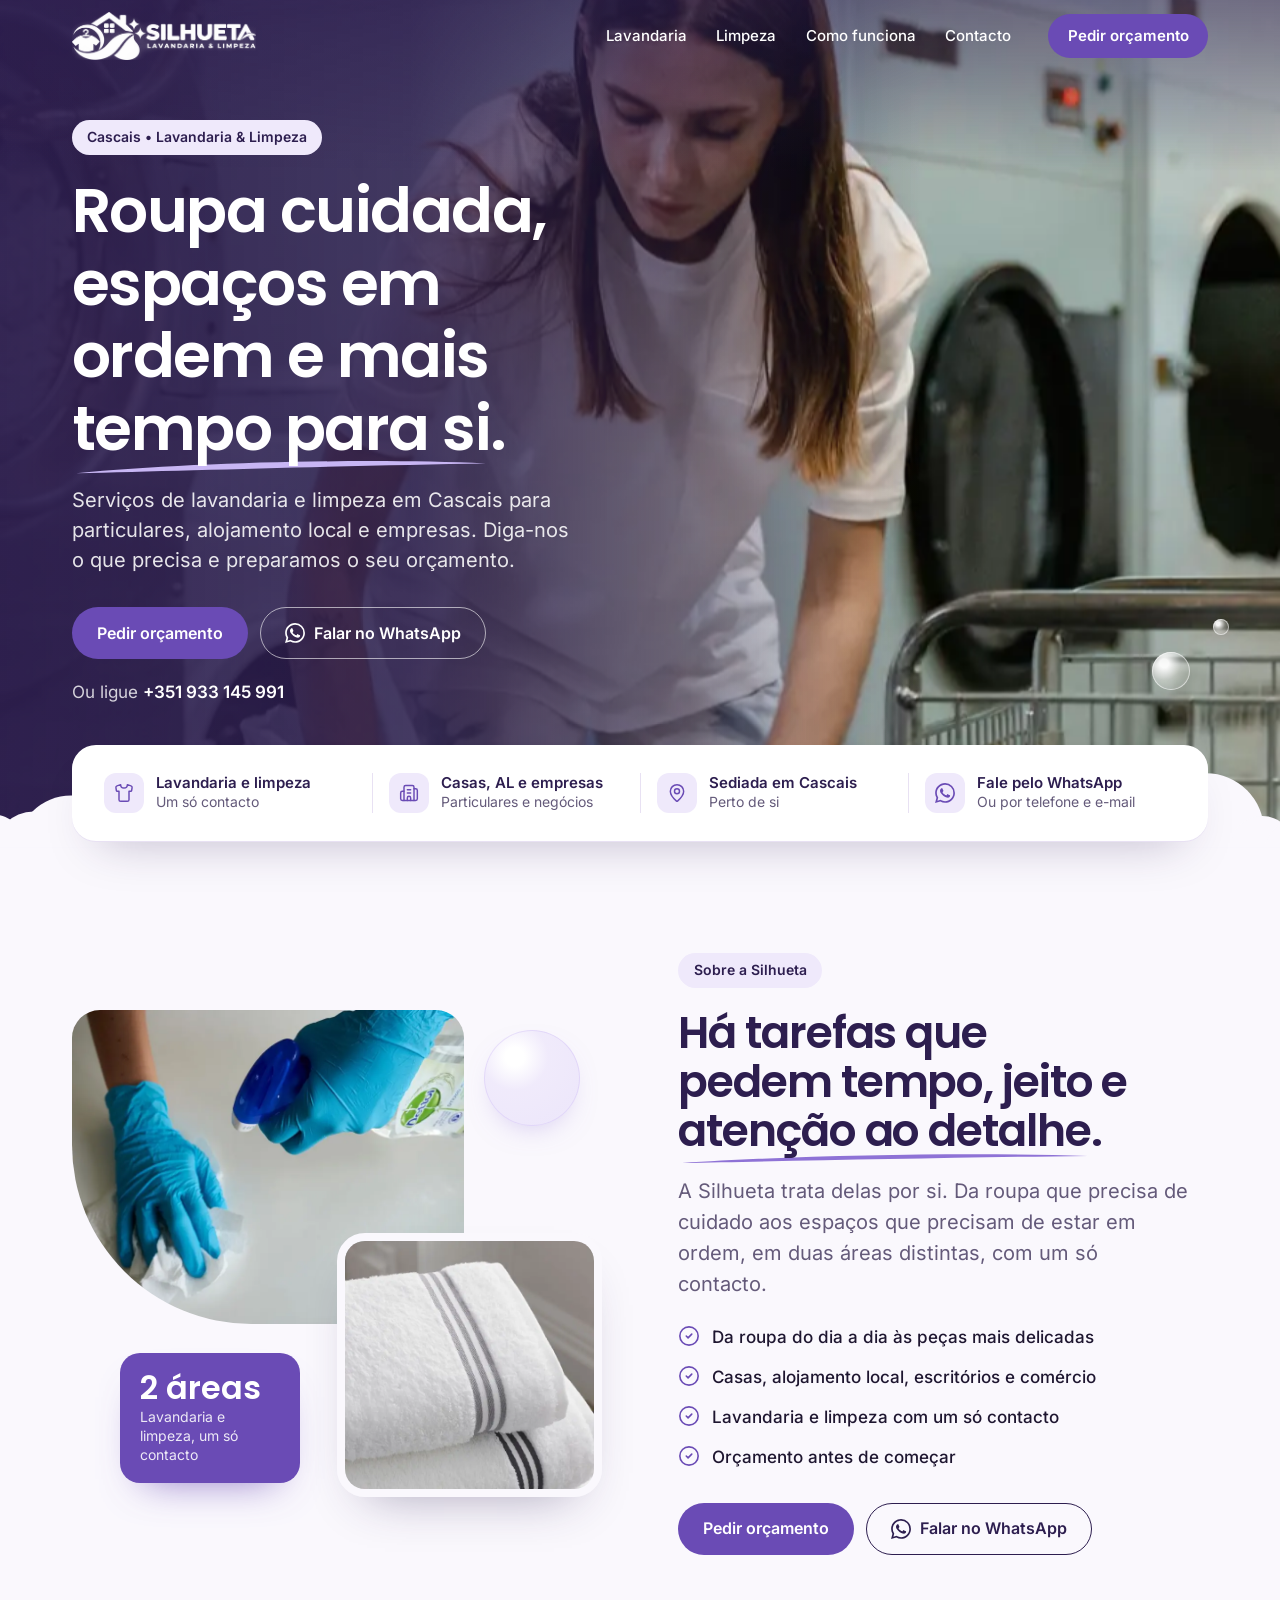
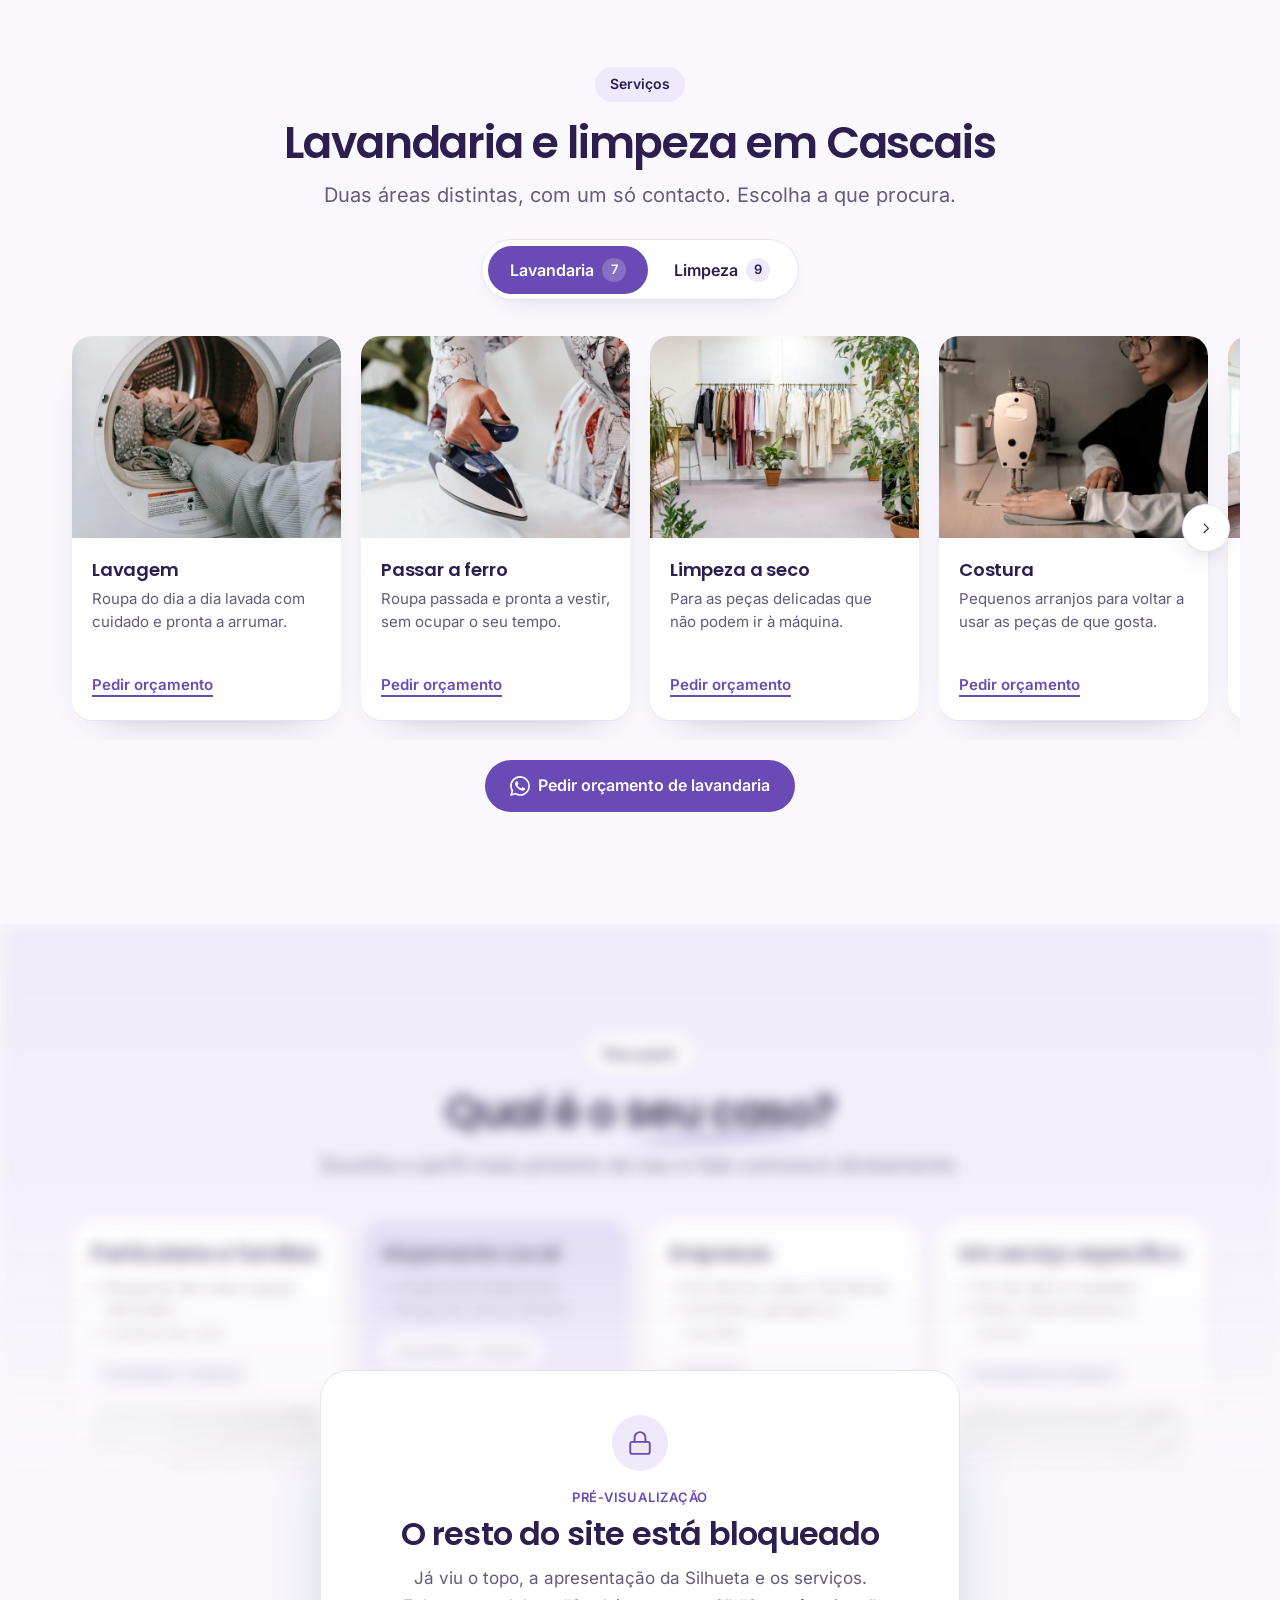
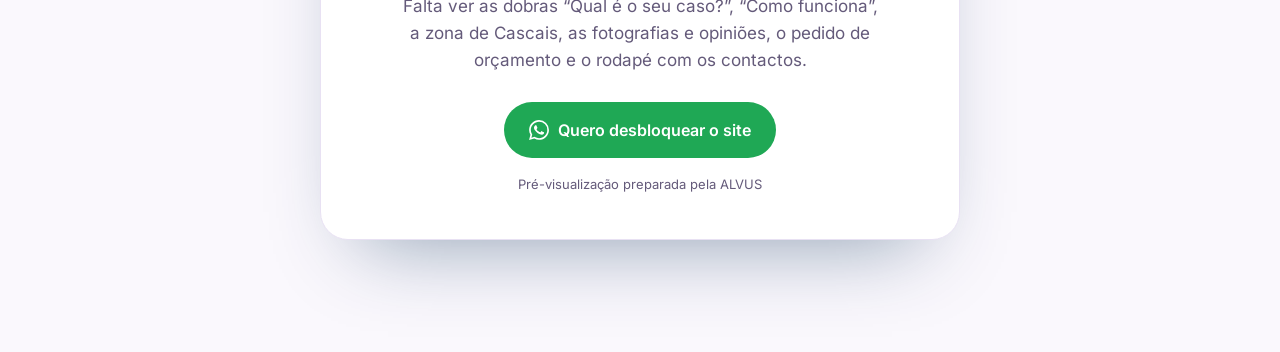
<file: site-roxo/index.html>
<!doctype html>
<html lang="pt-PT">
<head>
  <meta charset="utf-8">
  <meta name="viewport" content="width=device-width, initial-scale=1">
  <title>Silhueta | Lavandaria e Limpeza em Cascais</title>
  <!-- VERSÃO ROXA (paleta do logótipo "Silhueta Genial"). A versão azul está em ../site/ -->
  <meta name="description" content="Lavandaria e limpeza em Cascais para particulares, alojamento local e empresas. Limpeza a seco, engomadoria, limpeza de casas, escritórios e fim de obra. Peça o seu orçamento.">
  <meta name="theme-color" content="#2D1E4F">
  <!-- TODO: quando houver domínio, adicionar <link rel="canonical"> e og:url -->
  <meta property="og:type" content="website">
  <meta property="og:locale" content="pt_PT">
  <meta property="og:title" content="Silhueta | Lavandaria e Limpeza em Cascais">
  <meta property="og:description" content="Roupa cuidada, espaços em ordem e mais tempo para si. Lavandaria e limpeza em Cascais.">
  <meta property="og:image" content="assets/img/fotos/hero-desktop-1600.webp">

  <linkMAX rel="icon" href="favicon.ico" sizes="32x32">
  <link rel="icon" href="assets/img/icon-32.png" type="image/png">
  <link rel="apple-touch-icon" href="assets/img/icon-180.png">

  <link rel="preload" href="assets/fonts/poppins-600-latin.woff2" as="font" type="font/woff2" crossorigin>
  <link rel="preload" href="assets/fonts/inter-latin.woff2" as="font" type="font/woff2" crossorigin>
  <link rel="preload" as="image" type="image/webp" href="assets/img/fotos/hero-mobile.webp" media="(max-width: 639px)">
  <link rel="preload" as="image" type="image/webp" imagesrcset="assets/img/fotos/hero-desktop-1600.webp 1600w, assets/img/fotos/hero-desktop-2400.webp 2400w" imagesizes="100vw" media="(min-width: 640px)">
  <link rel="stylesheet" href="css/styles.css?v=202609292238">
  <script>document.documentElement.classList.add('js')</script>

  <script type="application/ld+json">
  {
    "@context": "https://schema.org",
    "@type": "DryCleaningOrLaundry",
    "name": "Silhueta",
    "description": "Lavandaria e serviços de limpeza em Cascais para particulares, alojamento local e empresas.",
    "telephone": "+351933145991",
    "email": "susana-iris@hotmail.com",
    "image": "assets/img/logo-silhueta.png",
    "address": {
      "@type": "PostalAddress",
      "addressLocality": "Cascais",
      "addressCountry": "PT"
    },
    "areaServed": { "@type": "City", "name": "Cascais" },
    "hasOfferCatalog": {
      "@type": "OfferCatalog",
      "name": "Serviços",
      "itemListElement": [
        { "@type": "OfferCatalog", "name": "Lavandaria", "itemListElement": [
          { "@type": "Offer", "itemOffered": { "@type": "Service", "name": "Limpeza a seco" } },
          { "@type": "Offer", "itemOffered": { "@type": "Service", "name": "Lavagem" } },
          { "@type": "Offer", "itemOffered": { "@type": "Service", "name": "Passar a ferro" } },
          { "@type": "Offer", "itemOffered": { "@type": "Service", "name": "Costura" } },
          { "@type": "Offer", "itemOffered": { "@type": "Service", "name": "Serviços de carpetes" } },
          { "@type": "Offer", "itemOffered": { "@type": "Service", "name": "Tratamento de casacos de peles" } },
          { "@type": "Offer", "itemOffered": { "@type": "Service", "name": "Tratamento de impermeáveis" } }
        ]},
        { "@type": "OfferCatalog", "name": "Limpeza", "itemListElement": [
          { "@type": "Offer", "itemOffered": { "@type": "Service", "name": "Limpeza de Alojamento Local" } },
          { "@type": "Offer", "itemOffered": { "@type": "Service", "name": "Limpezas para particulares" } },
          { "@type": "Offer", "itemOffered": { "@type": "Service", "name": "Limpeza de escritórios" } },
          { "@type": "Offer", "itemOffered": { "@type": "Service", "name": "Limpeza de escadas" } },
          { "@type": "Offer", "itemOffered": { "@type": "Service", "name": "Limpezas de fim de obra" } },
          { "@type": "Offer", "itemOffered": { "@type": "Service", "name": "Limpeza de garagens" } },
          { "@type": "Offer", "itemOffered": { "@type": "Service", "name": "Limpeza de armazéns" } },
          { "@type": "Offer", "itemOffered": { "@type": "Service", "name": "Limpeza de farmácias" } },
          { "@type": "Offer", "itemOffered": { "@type": "Service", "name": "Limpeza de lojas" } }
        ]}
      ]
    }
  }
  </script>
</head>
<body>

<svg width="0" height="0" style="position:absolute" aria-hidden="true" focusable="false">
  <defs>
    <symbol id="i-whatsapp" viewBox="0 0 24 24"><path fill="currentColor" stroke="none" d="M17.472 14.382c-.297-.149-1.758-.867-2.03-.967-.273-.099-.471-.148-.67.15-.197.297-.767.966-.94 1.164-.173.199-.347.223-.644.075-.297-.15-1.255-.463-2.39-1.475-.883-.788-1.48-1.761-1.653-2.059-.173-.297-.018-.458.13-.606.134-.133.298-.347.446-.52.149-.174.198-.298.298-.497.099-.198.05-.371-.025-.52-.075-.149-.669-1.612-.916-2.207-.242-.579-.487-.5-.669-.51-.173-.008-.371-.01-.57-.01-.198 0-.52.074-.792.372-.272.297-1.04 1.016-1.04 2.479 0 1.462 1.065 2.875 1.213 3.074.149.198 2.096 3.2 5.077 4.487.709.306 1.262.489 1.694.625.712.227 1.36.195 1.871.118.571-.085 1.758-.719 2.006-1.413.248-.694.248-1.289.173-1.413-.074-.124-.272-.198-.57-.347m-5.421 7.403h-.004a9.87 9.87 0 01-5.031-1.378l-.361-.214-3.741.982.998-3.648-.235-.374a9.86 9.86 0 01-1.51-5.26c.001-5.45 4.436-9.884 9.888-9.884 2.64 0 5.122 1.03 6.988 2.898a9.825 9.825 0 012.893 6.994c-.003 5.45-4.437 9.884-9.885 9.884m8.413-18.297A11.815 11.815 0 0012.05 0C5.495 0 .16 5.335.157 11.892c0 2.096.547 4.142 1.588 5.945L.057 24l6.305-1.654a11.882 11.882 0 005.683 1.448h.005c6.554 0 11.89-5.335 11.893-11.893a11.821 11.821 0 00-3.48-8.413Z"/></symbol>
    <symbol id="i-phone" viewBox="0 0 24 24"><path d="M13.832 16.568a1 1 0 0 0 1.213-.303l.355-.465A2 2 0 0 1 17 15h3a2 2 0 0 1 2 2v3a2 2 0 0 1-2 2A18 18 0 0 1 2 4a2 2 0 0 1 2-2h3a2 2 0 0 1 2 2v3a2 2 0 0 1-.8 1.6l-.468.351a1 1 0 0 0-.292 1.233 14 14 0 0 0 6.392 6.384"/></symbol>
    <symbol id="i-mail" viewBox="0 0 24 24"><path d="m22 7-8.991 5.727a2 2 0 0 1-2.009 0L2 7"/><rect x="2" y="4" width="20" height="16" rx="2"/></symbol>
    <symbol id="i-pin" viewBox="0 0 24 24"><path d="M20 10c0 4.993-5.539 10.193-7.399 11.799a1 1 0 0 1-1.202 0C9.539 20.193 4 14.993 4 10a8 8 0 0 1 16 0"/><circle cx="12" cy="10" r="3"/></symbol>
    <symbol id="i-shirt" viewBox="0 0 24 24"><path d="M20.38 3.46 16 2a4 4 0 0 1-8 0L3.62 3.46a2 2 0 0 0-1.34 2.23l.58 3.47a1 1 0 0 0 .99.84H6v10c0 1.1.9 2 2 2h8a2 2 0 0 0 2-2V10h2.15a1 1 0 0 0 .99-.84l.58-3.47a2 2 0 0 0-1.34-2.23z"/></symbol>
    <symbol id="i-building" viewBox="0 0 24 24"><path d="M10 12h4"/><path d="M10 8h4"/><path d="M14 21v-3a2 2 0 0 0-4 0v3"/><path d="M6 10H4a2 2 0 0 0-2 2v7a2 2 0 0 0 2 2h16a2 2 0 0 0 2-2V9a2 2 0 0 0-2-2h-2"/><path d="M6 21V5a2 2 0 0 1 2-2h8a2 2 0 0 1 2 2v16"/></symbol>
    <symbol id="i-user" viewBox="0 0 24 24"><circle cx="12" cy="8" r="4"/><path d="M4 21a8 8 0 0 1 16 0"/></symbol>
    <symbol id="i-chevron-left" viewBox="0 0 24 24"><path d="m15 18-6-6 6-6"/></symbol>
    <symbol id="i-chevron-right" viewBox="0 0 24 24"><path d="m9 18 6-6-6-6"/></symbol>
    <symbol id="i-check" viewBox="0 0 24 24"><circle cx="12" cy="12" r="10"/><path d="m9 12 2 2 4-4"/></symbol>
    <symbol id="i-arrow" viewBox="0 0 24 24"><path d="M7 7h10v10"/><path d="M7 17 17 7"/></symbol>
    <symbol id="i-chat" viewBox="0 0 24 24"><path d="M2.992 16.342a2 2 0 0 1 .094 1.167l-1.065 3.29a1 1 0 0 0 1.236 1.168l3.413-.998a2 2 0 0 1 1.099.092 10 10 0 1 0-4.777-4.719"/><path d="M8 12h.01"/><path d="M12 12h.01"/><path d="M16 12h.01"/></symbol>
    <symbol id="i-clipboard" viewBox="0 0 24 24"><rect width="8" height="4" x="8" y="2" rx="1" ry="1"/><path d="M16 4h2a2 2 0 0 1 2 2v14a2 2 0 0 1-2 2H6a2 2 0 0 1-2-2V6a2 2 0 0 1 2-2h2"/><path d="M12 11h4"/><path d="M12 16h4"/><path d="M8 11h.01"/><path d="M8 16h.01"/></symbol>
    <symbol id="i-file-check" viewBox="0 0 24 24"><path d="M6 22a2 2 0 0 1-2-2V4a2 2 0 0 1 2-2h8a2.4 2.4 0 0 1 1.704.706l3.588 3.588A2.4 2.4 0 0 1 20 8v12a2 2 0 0 1-2 2z"/><path d="M14 2v5a1 1 0 0 0 1 1h5"/><path d="m9 15 2 2 4-4"/></symbol>
    <symbol id="i-arrow-right" viewBox="0 0 24 24"><path d="M5 12h14"/><path d="m12 5 7 7-7 7"/></symbol>
    <symbol id="i-lock" viewBox="0 0 24 24"><rect width="18" height="11" x="3" y="11" rx="2" ry="2"/><path d="M7 11V7a5 5 0 0 1 10 0v4"/></symbol>
    <symbol id="i-menu" viewBox="0 0 24 24"><path d="M4 5h16"/><path d="M4 12h16"/><path d="M4 19h16"/></symbol>
    <symbol id="i-x" viewBox="0 0 24 24"><path d="M18 6 6 18"/><path d="m6 6 12 12"/></symbol>
  </defs>
</svg>

<a class="skip-link" href="#conteudo">Saltar para o conteúdo</a>

<header class="site-header">
  <div class="wrap header-inner">
    <a class="brand" href="#topo" aria-label="Silhueta, início">
      <!-- Branco sobre o hero; a cores quando o header fica sólido -->
      <picture class="brand-light">
        <source srcset="assets/img/logo-silhueta-branco-380.webp" type="image/webp">
        <img src="assets/img/logo-silhueta-branco-380.png" alt="Silhueta — Lavandaria &amp; Limpeza" width="380" height="101">
      </picture>
      <picture class="brand-dark">
        <source srcset="assets/img/logo-silhueta-380.webp" type="image/webp">
        <img src="assets/img/logo-silhueta-380.png" alt="" width="380" height="101">
      </picture>
    </a>

    <nav class="nav" id="menu" aria-label="Principal">
      <ul>
        <li><a href="#lavandaria">Lavandaria</a></li>
        <li><a href="#limpeza">Limpeza</a></li>
        <li><a href="#preview-unlock">Como funciona</a></li>
        <li><a href="#preview-unlock">Contacto</a></li>
      </ul>
    </nav>

    <a class="btn btn-primary btn-sm header-cta" href="#preview-unlock">Pedir orçamento</a>

    <button class="menu-toggle" type="button" aria-expanded="false" aria-controls="menu">
      <svg class="ico ico-open" aria-hidden="true"><use href="#i-menu"/></svg>
      <svg class="ico ico-close" aria-hidden="true"><use href="#i-x"/></svg>
      <span class="sr-only">Abrir menu</span>
    </button>
  </div>
</header>

<main id="conteudo">

  <!-- 01 — Hero -->
  <section class="hero" id="topo" aria-labelledby="hero-title">
    <!-- Foto provisória (Pexels): substituir por foto real mantendo nomes e proporções -->
    <picture class="hero-bg">
      <source media="(min-width: 640px)" srcset="assets/img/fotos/hero-desktop-1600.webp 1600w, assets/img/fotos/hero-desktop-2400.webp 2400w" sizes="100vw">
      <img src="assets/img/fotos/hero-mobile.webp" width="900" height="1200" alt="Profissional de lavandaria a preparar roupa branca junto às máquinas" fetchpriority="high">
    </picture>

    <div class="wrap hero-inner">
      <div class="hero-copy">
        <p class="eyebrow">Cascais • Lavandaria &amp; Limpeza</p>
        <h1 id="hero-title">Roupa cuidada, espaços em ordem e mais <span class="mark">tempo para si</span>.</h1>
        <p class="lead">Serviços de lavandaria e limpeza em Cascais para particulares, alojamento local e empresas.<span class="lead-extra"> Diga-nos o que precisa e preparamos o seu orçamento.</span></p>
        <div class="actions">
          <a class="btn btn-primary" href="#preview-unlock">Pedir orçamento</a>
          <a class="btn btn-outline-light" href="https://wa.me/351933145991?text=Ol%C3%A1!%20Gostaria%20de%20pedir%20um%20or%C3%A7amento." target="_blank" rel="noopener">
            <svg class="ico" aria-hidden="true"><use href="#i-whatsapp"/></svg>
            Falar no WhatsApp
          </a>
        </div>
        <p class="hero-phone">Ou ligue <a href="tel:+351933145991">+351 933 145 991</a></p>
      </div>
    </div>

    <!-- Espuma: bolhas soltas + borda que liga à faixa de benefícios -->
    <span class="bubble bubble-1" aria-hidden="true"></span>
    <span class="bubble bubble-2" aria-hidden="true"></span>
    <span class="bubble bubble-3" aria-hidden="true"></span>
    <span class="bubble bubble-4" aria-hidden="true"></span>
    <svg class="foam" viewBox="0 0 1440 140" aria-hidden="true" focusable="false">
      <circle cx="-40" cy="115" r="33"/><circle cx="-10" cy="130" r="42"/><circle cx="38" cy="130" r="45"/><circle cx="80" cy="129" r="62"/><circle cx="143" cy="117" r="68"/><circle cx="216" cy="110" r="72"/><circle cx="290" cy="124" r="31"/><circle cx="329" cy="115" r="52"/><circle cx="384" cy="130" r="29"/><circle cx="413" cy="124" r="45"/><circle cx="465" cy="111" r="39"/><circle cx="512" cy="118" r="51"/><circle cx="579" cy="107" r="39"/><circle cx="616" cy="128" r="59"/><circle cx="682" cy="112" r="55"/><circle cx="746" cy="114" r="81"/><circle cx="841" cy="110" r="46"/><circle cx="902" cy="130" r="55"/><circle cx="969" cy="111" r="70"/><circle cx="1041" cy="131" r="55"/><circle cx="1102" cy="130" r="31"/><circle cx="1141" cy="122" r="37"/><circle cx="1188" cy="118" r="46"/><circle cx="1248" cy="125" r="100"/><circle cx="1357" cy="107" r="65"/><circle cx="1420" cy="126" r="36"/><circle cx="1460" cy="132" r="38"/>
      <rect x="-60" y="125" width="1560" height="20"/>
    </svg>
  </section>

  <!-- Faixa de benefícios (só factos confirmados) -->
  <section class="benefits" aria-label="Porquê a Silhueta">
    <div class="wrap">
      <ul class="benefit-bar" role="list">
        <li>
          <span class="benefit-ico" aria-hidden="true"><svg class="ico"><use href="#i-shirt"/></svg></span>
          <span><strong>Lavandaria e limpeza</strong>Um só contacto</span>
        </li>
        <li>
          <span class="benefit-ico" aria-hidden="true"><svg class="ico"><use href="#i-building"/></svg></span>
          <span><strong>Casas, AL e empresas</strong>Particulares e negócios</span>
        </li>
        <li>
          <span class="benefit-ico" aria-hidden="true"><svg class="ico"><use href="#i-pin"/></svg></span>
          <span><strong>Sediada em Cascais</strong>Perto de si</span>
        </li>
        <li>
          <span class="benefit-ico" aria-hidden="true"><svg class="ico"><use href="#i-whatsapp"/></svg></span>
          <span><strong>Fale pelo WhatsApp</strong>Ou por telefone e <span class="nowrap">e-mail</span></span>
        </li>
      </ul>
    </div>
  </section>

  <!-- 02 — Posicionamento: composição de imagens + texto -->
  <section class="intro" aria-labelledby="intro-title" data-bubbles>
    <div class="wrap about-grid">
      <div class="about-visual" aria-hidden="true">
        <!-- Fotos provisórias (Pexels): substituir por fotos reais mantendo nome e proporção -->
        <div class="ab-item ab-main"><div class="ab-float"><img src="assets/img/fotos/sobre-limpeza.webp" width="800" height="640" loading="lazy" alt=""></div></div>
        <div class="ab-item ab-second"><div class="ab-float"><img src="assets/img/fotos/sobre-toalhas.webp" width="560" height="560" loading="lazy" alt=""></div></div>
        <div class="ab-item ab-card"><div class="ab-float"><strong>2 áreas</strong><span>Lavandaria e limpeza, um só contacto</span></div></div>
        <span class="ab-bubble"></span>
      </div>

      <div class="about-copy">
        <p class="eyebrow eyebrow-soft">Sobre a Silhueta</p>
        <h2 id="intro-title">Há tarefas que pedem tempo, jeito e <span class="mark">atenção ao detalhe</span>.</h2>
        <p class="about-lead">A Silhueta trata delas por si. Da roupa que precisa de cuidado aos espaços que precisam de estar em ordem, em duas áreas distintas, com um só contacto.</p>
        <ul class="check-list" role="list">
          <li><svg class="ico" aria-hidden="true"><use href="#i-check"/></svg>Da roupa do dia a dia às peças mais delicadas</li>
          <li><svg class="ico" aria-hidden="true"><use href="#i-check"/></svg>Casas, alojamento local, escritórios e comércio</li>
          <li><svg class="ico" aria-hidden="true"><use href="#i-check"/></svg>Lavandaria e limpeza com um só contacto</li>
          <li><svg class="ico" aria-hidden="true"><use href="#i-check"/></svg>Orçamento antes de começar</li>
        </ul>
        <div class="actions">
          <a class="btn btn-primary" href="#preview-unlock">Pedir orçamento</a>
          <a class="btn btn-ghost" href="https://wa.me/351933145991?text=Ol%C3%A1!%20Gostaria%20de%20pedir%20um%20or%C3%A7amento." target="_blank" rel="noopener">
            <svg class="ico" aria-hidden="true"><use href="#i-whatsapp"/></svg>
            Falar no WhatsApp
          </a>
        </div>
      </div>
    </div>
  </section>

  <!-- 03 — Serviços: tabs Lavandaria / Limpeza -->
  <section class="services services--center" aria-labelledby="svc-title" data-bubbles>
    <div class="wrap">
      <div class="services-head">
        <p class="eyebrow eyebrow-soft">Serviços</p>
        <h2 id="svc-title">Lavandaria e limpeza em Cascais</h2>
        <p>Duas áreas distintas, com um só contacto. Escolha a que procura.</p>
      </div>

      <div class="tabs-wrap">
        <div class="tabs" role="tablist" aria-label="Áreas de serviço">
          <button class="tab" role="tab" type="button" id="tab-lavandaria" aria-controls="lavandaria" aria-selected="true">Lavandaria <span class="tab-count">7</span></button>
          <button class="tab" role="tab" type="button" id="tab-limpeza" aria-controls="limpeza" aria-selected="false" tabindex="-1">Limpeza <span class="tab-count">9</span></button>
        </div>
      </div>

      <div class="tab-panel" id="lavandaria" role="tabpanel" aria-labelledby="tab-lavandaria" tabindex="0">
        <div class="panel-top">
          <p>Roupa tratada com cuidado e pronta a usar.</p>
            <div class="carousel-nav">
              <button class="carousel-btn" type="button" data-dir="-1" aria-label="Serviços anteriores"><svg class="ico" aria-hidden="true"><use href="#i-chevron-left"/></svg></button>
              <button class="carousel-btn" type="button" data-dir="1" aria-label="Serviços seguintes"><svg class="ico" aria-hidden="true"><use href="#i-chevron-right"/></svg></button>
            </div>
        </div>
        <ul class="svc-track" role="list">
          <li class="svc-card">
            <div class="svc-media"><img src="assets/img/servicos/lavagem.webp" width="640" height="480" loading="lazy" alt="Máquina de lavar roupa a ser carregada com roupa"></div>
            <div class="svc-body">
              <h3>Lavagem</h3>
              <p>Roupa do dia a dia lavada com cuidado e pronta a arrumar.</p>
              <a class="svc-link" href="https://wa.me/351933145991?text=Ol%C3%A1!%20Gostaria%20de%20pedir%20um%20or%C3%A7amento%20para%3A%20Lavagem." target="_blank" rel="noopener">Pedir orçamento</a>
            </div>
          </li>
          <li class="svc-card">
            <div class="svc-media"><img src="assets/img/servicos/passar-a-ferro.webp" width="640" height="480" loading="lazy" alt="Pessoa a passar a ferro uma peça de roupa branca"></div>
            <div class="svc-body">
              <h3>Passar a ferro</h3>
              <p>Roupa passada e pronta a vestir, sem ocupar o seu tempo.</p>
              <a class="svc-link" href="https://wa.me/351933145991?text=Ol%C3%A1!%20Gostaria%20de%20pedir%20um%20or%C3%A7amento%20para%3A%20Passar%20a%20ferro." target="_blank" rel="noopener">Pedir orçamento</a>
            </div>
          </li>
          <li class="svc-card">
            <div class="svc-media"><img src="assets/img/servicos/limpeza-a-seco.webp" width="640" height="480" loading="lazy" alt="Roupa pendurada num varão, numa sala clara com plantas"></div>
            <div class="svc-body">
              <h3>Limpeza a seco</h3>
              <p>Para as peças delicadas que não podem ir à máquina.</p>
              <a class="svc-link" href="https://wa.me/351933145991?text=Ol%C3%A1!%20Gostaria%20de%20pedir%20um%20or%C3%A7amento%20para%3A%20Limpeza%20a%20seco." target="_blank" rel="noopener">Pedir orçamento</a>
            </div>
          </li>
          <li class="svc-card">
            <div class="svc-media"><img src="assets/img/servicos/costura.webp" width="640" height="480" loading="lazy" alt="Pessoa a costurar numa máquina de costura"></div>
            <div class="svc-body">
              <h3>Costura</h3>
              <p>Pequenos arranjos para voltar a usar as peças de que gosta.</p>
              <a class="svc-link" href="https://wa.me/351933145991?text=Ol%C3%A1!%20Gostaria%20de%20pedir%20um%20or%C3%A7amento%20para%3A%20Costura." target="_blank" rel="noopener">Pedir orçamento</a>
            </div>
          </li>
          <li class="svc-card">
            <div class="svc-media"><img src="assets/img/servicos/carpetes.webp" width="640" height="480" loading="lazy" alt="Sala luminosa com uma carpete branca"></div>
            <div class="svc-body">
              <h3>Carpetes</h3>
              <p>Carpetes limpas, sem o esforço de as tratar em casa.</p>
              <a class="svc-link" href="https://wa.me/351933145991?text=Ol%C3%A1!%20Gostaria%20de%20pedir%20um%20or%C3%A7amento%20para%3A%20Servi%C3%A7os%20de%20carpetes." target="_blank" rel="noopener">Pedir orçamento</a>
            </div>
          </li>
          <li class="svc-card">
            <div class="svc-media"><img src="assets/img/servicos/casacos-de-peles.webp" width="640" height="480" loading="lazy" alt="Casaco escuro pendurado num cabide"></div>
            <div class="svc-body">
              <h3>Casacos de peles</h3>
              <p>Um tratamento próprio para peças que pedem cuidado especial.</p>
              <a class="svc-link" href="https://wa.me/351933145991?text=Ol%C3%A1!%20Gostaria%20de%20pedir%20um%20or%C3%A7amento%20para%3A%20Tratamento%20de%20casacos%20de%20peles." target="_blank" rel="noopener">Pedir orçamento</a>
            </div>
          </li>
          <li class="svc-card">
            <div class="svc-media"><img src="assets/img/servicos/impermeaveis.webp" width="640" height="480" loading="lazy" alt="Gabardine e outras peças penduradas num cabide de pé"></div>
            <div class="svc-body">
              <h3>Impermeáveis</h3>
              <p>Impermeáveis tratados com o cuidado que o tecido exige.</p>
              <a class="svc-link" href="https://wa.me/351933145991?text=Ol%C3%A1!%20Gostaria%20de%20pedir%20um%20or%C3%A7amento%20para%3A%20Tratamento%20de%20imperme%C3%A1veis." target="_blank" rel="noopener">Pedir orçamento</a>
            </div>
          </li>
        </ul>
        <div class="panel-cta">
          <a class="btn btn-primary" href="https://wa.me/351933145991?text=Ol%C3%A1!%20Gostaria%20de%20pedir%20um%20or%C3%A7amento%20de%20lavandaria." target="_blank" rel="noopener">
            <svg class="ico" aria-hidden="true"><use href="#i-whatsapp"/></svg>
            Pedir orçamento de lavandaria
          </a>
        </div>
      </div>

      <div class="tab-panel" id="limpeza" role="tabpanel" aria-labelledby="tab-limpeza" tabindex="0">
        <div class="panel-top">
          <p>Espaços limpos e em ordem, sem ter de pensar nisso.</p>
            <div class="carousel-nav">
              <button class="carousel-btn" type="button" data-dir="-1" aria-label="Serviços anteriores"><svg class="ico" aria-hidden="true"><use href="#i-chevron-left"/></svg></button>
              <button class="carousel-btn" type="button" data-dir="1" aria-label="Serviços seguintes"><svg class="ico" aria-hidden="true"><use href="#i-chevron-right"/></svg></button>
            </div>
        </div>
        <ul class="svc-track" role="list">
          <li class="svc-card">
            <div class="svc-media"><img src="assets/img/servicos/particulares.webp" width="640" height="480" loading="lazy" alt="Cozinha branca, limpa e arrumada"></div>
            <div class="svc-body">
              <h3>Limpezas para particulares</h3>
              <p>A sua casa limpa, e o tempo livre para si.</p>
              <a class="svc-link" href="https://wa.me/351933145991?text=Ol%C3%A1!%20Gostaria%20de%20pedir%20um%20or%C3%A7amento%20para%3A%20Limpeza%20para%20particulares." target="_blank" rel="noopener">Pedir orçamento</a>
            </div>
          </li>
          <li class="svc-card">
            <div class="svc-media"><img src="assets/img/servicos/alojamento-local.webp" width="640" height="480" loading="lazy" alt="Profissional a fazer a cama com lençóis brancos"></div>
            <div class="svc-body">
              <h3>Alojamento Local</h3>
              <p>O alojamento limpo e pronto para os próximos hóspedes.</p>
              <a class="svc-link" href="https://wa.me/351933145991?text=Ol%C3%A1!%20Gostaria%20de%20pedir%20um%20or%C3%A7amento%20para%3A%20Limpeza%20de%20Alojamento%20Local." target="_blank" rel="noopener">Pedir orçamento</a>
            </div>
          </li>
          <li class="svc-card">
            <div class="svc-media"><img src="assets/img/servicos/escritorios.webp" width="640" height="480" loading="lazy" alt="Escritório amplo e luminoso com secretárias e cadeiras"></div>
            <div class="svc-body">
              <h3>Escritórios</h3>
              <p>Um espaço de trabalho limpo para a equipa e para quem visita.</p>
              <a class="svc-link" href="https://wa.me/351933145991?text=Ol%C3%A1!%20Gostaria%20de%20pedir%20um%20or%C3%A7amento%20para%3A%20Limpeza%20de%20escrit%C3%B3rios." target="_blank" rel="noopener">Pedir orçamento</a>
            </div>
          </li>
          <li class="svc-card">
            <div class="svc-media"><img src="assets/img/servicos/lojas.webp" width="640" height="480" loading="lazy" alt="Interior de uma loja de roupa clara e arrumada"></div>
            <div class="svc-body">
              <h3>Lojas</h3>
              <p>Uma loja limpa e cuidada para receber os seus clientes.</p>
              <a class="svc-link" href="https://wa.me/351933145991?text=Ol%C3%A1!%20Gostaria%20de%20pedir%20um%20or%C3%A7amento%20para%3A%20Limpeza%20de%20lojas." target="_blank" rel="noopener">Pedir orçamento</a>
            </div>
          </li>
          <li class="svc-card">
            <div class="svc-media"><img src="assets/img/servicos/farmacias.webp" width="640" height="480" loading="lazy" alt="Farmacêutico ao balcão com prateleiras de medicamentos"></div>
            <div class="svc-body">
              <h3>Farmácias</h3>
              <p>Balcões, prateleiras e chão limpos, com o cuidado que o espaço pede.</p>
              <a class="svc-link" href="https://wa.me/351933145991?text=Ol%C3%A1!%20Gostaria%20de%20pedir%20um%20or%C3%A7amento%20para%3A%20Limpeza%20de%20farm%C3%A1cias." target="_blank" rel="noopener">Pedir orçamento</a>
            </div>
          </li>
          <li class="svc-card">
            <div class="svc-media"><img src="assets/img/servicos/armazens.webp" width="640" height="480" loading="lazy" alt="Corredor de armazém com estantes altas"></div>
            <div class="svc-body">
              <h3>Armazéns</h3>
              <p>Zonas de armazenagem limpas e mais agradáveis para trabalhar.</p>
              <a class="svc-link" href="https://wa.me/351933145991?text=Ol%C3%A1!%20Gostaria%20de%20pedir%20um%20or%C3%A7amento%20para%3A%20Limpeza%20de%20armaz%C3%A9ns." target="_blank" rel="noopener">Pedir orçamento</a>
            </div>
          </li>
          <li class="svc-card">
            <div class="svc-media"><img src="assets/img/servicos/garagens.webp" width="640" height="480" loading="lazy" alt="Parque de estacionamento coberto e vazio"></div>
            <div class="svc-body">
              <h3>Garagens</h3>
              <p>Garagens sem pó nem sujidade acumulada.</p>
              <a class="svc-link" href="https://wa.me/351933145991?text=Ol%C3%A1!%20Gostaria%20de%20pedir%20um%20or%C3%A7amento%20para%3A%20Limpeza%20de%20garagens." target="_blank" rel="noopener">Pedir orçamento</a>
            </div>
          </li>
          <li class="svc-card">
            <div class="svc-media"><img src="assets/img/servicos/escadas.webp" width="640" height="480" loading="lazy" alt="Escada interior clara com corrimão de madeira"></div>
            <div class="svc-body">
              <h3>Escadas</h3>
              <p>Escadas e zonas comuns limpas para quem lá vive e passa.</p>
              <a class="svc-link" href="https://wa.me/351933145991?text=Ol%C3%A1!%20Gostaria%20de%20pedir%20um%20or%C3%A7amento%20para%3A%20Limpeza%20de%20escadas." target="_blank" rel="noopener">Pedir orçamento</a>
            </div>
          </li>
          <li class="svc-card">
            <div class="svc-media"><img src="assets/img/servicos/fim-de-obra.webp" width="640" height="480" loading="lazy" alt="Divisão vazia e luminosa depois de obras"></div>
            <div class="svc-body">
              <h3>Limpezas de fim de obra</h3>
              <p>O pó e os resíduos da obra tratados, com o espaço pronto a usar.</p>
              <a class="svc-link" href="https://wa.me/351933145991?text=Ol%C3%A1!%20Gostaria%20de%20pedir%20um%20or%C3%A7amento%20para%3A%20Limpeza%20de%20fim%20de%20obra." target="_blank" rel="noopener">Pedir orçamento</a>
            </div>
          </li>
        </ul>
        <div class="panel-cta">
          <a class="btn btn-primary" href="https://wa.me/351933145991?text=Ol%C3%A1!%20Gostaria%20de%20pedir%20um%20or%C3%A7amento%20de%20limpeza." target="_blank" rel="noopener">
            <svg class="ico" aria-hidden="true"><use href="#i-whatsapp"/></svg>
            Pedir orçamento de limpeza
          </a>
        </div>
      </div>
    </div>
  </section>

  <!-- ======================================================================
       PRÉ-VISUALIZAÇÃO BLOQUEADA — como desbloquear (3 passos):
       1) apagar esta <div id="locked" ...> e a </div> que a fecha (logo antes de </main>);
       2) apagar a secção <section class="preview-unlock" ...> ... </section>;
       3) tirar o atributo hidden do <footer class="site-footer" hidden>.
       Opcional: repor href="#contacto" e data-quote nos botões "Pedir orçamento"
       e nos links "Como funciona"/"Contacto" do menu (procurar por #preview-unlock),
       e apagar a secção "Pré-visualização bloqueada" no fim de css/styles.css.
       O bloqueio é apenas visual: o conteúdo continua no código da página.
       ====================================================================== -->
  <div id="locked" inert aria-hidden="true">

  <!-- 06 — Para quem -->
  <section class="cases" aria-labelledby="cases-title" data-bubbles>
    <div class="wrap">
      <div class="cases-head">
        <p class="eyebrow eyebrow-soft">Para quem</p>
        <h2 id="cases-title">Qual é o <span class="mark">seu caso</span>?</h2>
        <p>Escolha o perfil mais próximo do seu e fale connosco diretamente.</p>
      </div>
      <div class="cases-grid">
        <article class="case-card">
          <h3>Particulares e famílias</h3>
          <ul class="case-points" role="list"><li>Roupa do dia a dia e peças delicadas</li><li>Limpeza da casa</li></ul>
          <span class="case-tag">Lavandaria + Limpeza</span>
          <div class="case-media"><img src="assets/img/servicos/carpetes.webp" width="640" height="480" loading="lazy" alt="Sala luminosa e arrumada com carpete branca"></div>
          <a class="case-go" href="https://wa.me/351933145991?text=Ol%C3%A1!%20Sou%20particular%20e%20gostaria%20de%20pedir%20um%20or%C3%A7amento." target="_blank" rel="noopener" aria-label="Falar sobre o meu caso: Particulares e famílias">
            <svg class="ico" aria-hidden="true"><use href="#i-arrow"/></svg>
          </a>
        </article>
        <article class="case-card is-featured">
          <h3>Alojamento Local</h3>
          <ul class="case-points" role="list"><li>Limpeza do alojamento</li><li>Roupa de cama e têxteis</li></ul>
          <span class="case-tag">Lavandaria + Limpeza</span>
          <div class="case-media"><img src="assets/img/servicos/alojamento-local.webp" width="640" height="480" loading="lazy" alt="Profissional a fazer a cama com lençóis brancos"></div>
          <a class="case-go" href="https://wa.me/351933145991?text=Ol%C3%A1!%20Tenho%20um%20alojamento%20local%20e%20gostaria%20de%20pedir%20um%20or%C3%A7amento." target="_blank" rel="noopener" aria-label="Falar sobre o meu caso: Alojamento Local">
            <svg class="ico" aria-hidden="true"><use href="#i-arrow"/></svg>
          </a>
        </article>
        <article class="case-card">
          <h3>Empresas</h3>
          <ul class="case-points" role="list"><li>Escritórios, lojas e farmácias</li><li>Armazéns, garagens e escadas</li></ul>
          <span class="case-tag">Limpeza</span>
          <div class="case-media"><img src="assets/img/servicos/escritorios.webp" width="640" height="480" loading="lazy" alt="Escritório amplo e luminoso"></div>
          <a class="case-go" href="https://wa.me/351933145991?text=Ol%C3%A1!%20Gostaria%20de%20pedir%20um%20or%C3%A7amento%20de%20limpeza%20para%20a%20minha%20empresa." target="_blank" rel="noopener" aria-label="Falar sobre o meu caso: Empresas">
            <svg class="ico" aria-hidden="true"><use href="#i-arrow"/></svg>
          </a>
        </article>
        <article class="case-card">
          <h3>Um serviço específico</h3>
          <ul class="case-points" role="list"><li>Fim de obra e carpetes</li><li>Peles, impermeáveis e costura</li></ul>
          <span class="case-tag">Lavandaria ou Limpeza</span>
          <div class="case-media"><img src="assets/img/servicos/fim-de-obra.webp" width="640" height="480" loading="lazy" alt="Divisão vazia e luminosa depois de obras"></div>
          <a class="case-go" href="https://wa.me/351933145991?text=Ol%C3%A1!%20Gostaria%20de%20pedir%20um%20or%C3%A7amento%20para%20um%20servi%C3%A7o%20espec%C3%ADfico." target="_blank" rel="noopener" aria-label="Falar sobre o meu caso: Um serviço específico">
            <svg class="ico" aria-hidden="true"><use href="#i-arrow"/></svg>
          </a>
        </article>
      </div>
    </div>
  </section>

  <!-- 07 — Como funciona -->
  <section class="steps" id="como-funciona" aria-labelledby="steps-title" data-bubbles>
    <div class="wrap">
      <div class="steps-head">
        <p class="eyebrow eyebrow-soft">Como funciona</p>
        <h2 id="steps-title">Pedir um orçamento é simples</h2>
      </div>
      <ol class="step-list">
        <li>
          <div class="step-ico" aria-hidden="true"><svg class="ico"><use href="#i-chat"/></svg><span class="step-num">01</span></div>
          <h3>Fale connosco</h3>
          <p>Por WhatsApp, telefone, <span class="nowrap">e-mail</span> ou pelo formulário.</p>
        </li>
        <li>
          <div class="step-ico" aria-hidden="true"><svg class="ico"><use href="#i-clipboard"/></svg><span class="step-num">02</span></div>
          <h3>Conte-nos o que precisa</h3>
          <p>O serviço, o local e quando precisa.</p>
        </li>
        <li>
          <div class="step-ico" aria-hidden="true"><svg class="ico"><use href="#i-file-check"/></svg><span class="step-num">03</span></div>
          <h3>Receba o seu orçamento</h3>
          <p>Com base no que nos disser, preparamos o seu orçamento.</p>
        </li>
      </ol>
      <div class="steps-cta">
        <a class="btn btn-primary" href="#contacto" data-quote>Pedir orçamento</a>
        <a class="btn btn-ghost" href="https://wa.me/351933145991?text=Ol%C3%A1!%20Gostaria%20de%20pedir%20um%20or%C3%A7amento." target="_blank" rel="noopener">
          <svg class="ico" aria-hidden="true"><use href="#i-whatsapp"/></svg>
          Falar no WhatsApp
        </a>
      </div>
    </div>
  </section>

  <!-- 08 — Cascais: mapa de fundo + caixa -->
  <section class="place" aria-labelledby="place-title">
    <div class="place-media">
      <picture>
        <source media="(min-width: 900px)" srcset="assets/img/fotos/mapa-cascais-1400.webp 1400w, assets/img/fotos/mapa-cascais-2560.webp 2560w" sizes="100vw">
        <img src="assets/img/fotos/mapa-cascais-1400.webp" width="1400" height="560" loading="lazy" alt="Mapa da costa de Cascais, entre o Cabo Raso e Oeiras">
      </picture>
      <span class="place-pin" aria-hidden="true"><span class="pin-dot"></span><span class="pin-label">Cascais</span></span>
      <small class="map-credit">© <a href="https://www.openstreetmap.org/copyright" target="_blank" rel="noopener">OpenStreetMap</a></small>
    </div>
    <div class="wrap place-inner">
      <div class="place-box">
        <p class="eyebrow eyebrow-soft">Onde estamos</p>
        <h2 id="place-title">Em Cascais, <span class="mark">perto de si</span>.</h2>
        <p>A Silhueta está sediada em Cascais. <span class="nowrap">Diga-nos</span> onde fica a sua casa ou o seu espaço e confirmamos consigo.</p>
        <!-- TODO: zonas atendidas, quando confirmadas pela cliente -->
        <a class="text-link" href="https://wa.me/351933145991?text=Ol%C3%A1!%20Gostaria%20de%20saber%20se%20atendem%20na%20minha%20zona." target="_blank" rel="noopener">Confirmar a minha zona</a>
      </div>
    </div>
  </section>

  <!-- 09 — Confiança (VERSÃO DE DEMONSTRAÇÃO)
       Galeria com fotos ilustrativas, testemunhos de exemplo e espaço para a foto da Susana.
       Antes de publicar: substituir por material real e retirar os elementos .demo-badge. -->
  <section class="trust is-demo" aria-labelledby="trust-title" data-bubbles>
    <div class="wrap">
      <div class="trust-head">
        <p class="eyebrow eyebrow-soft">Confiança</p>
        <h2 id="trust-title">Trabalho que se vê</h2>
        <p>Fotografias de trabalhos e opiniões de quem já confiou na Silhueta.</p>
      </div>

      <div class="gallery">
        <span class="demo-badge">Fotos ilustrativas</span>
          <figure class="gal-item"><img src="assets/img/galeria/quarto.webp" width="640" height="800" loading="lazy" alt="Quarto arrumado com roupa de cama branca"></figure>
          <figure class="gal-item"><img src="assets/img/galeria/casa-de-banho.webp" width="640" height="480" loading="lazy" alt="Casa de banho limpa e luminosa"></figure>
          <figure class="gal-item"><img src="assets/img/galeria/camisas-dobradas.webp" width="640" height="480" loading="lazy" alt="Camisas dobradas e empilhadas"></figure>
          <figure class="gal-item"><img src="assets/img/galeria/camisa-cabide.webp" width="640" height="480" loading="lazy" alt="Camisa branca passada num cabide"></figure>
          <figure class="gal-item"><img src="assets/img/galeria/t-shirts-cabides.webp" width="640" height="480" loading="lazy" alt="T-shirts brancas em cabides"></figure>
          <figure class="gal-item"><img src="assets/img/galeria/roupa-dobrada.webp" width="640" height="480" loading="lazy" alt="Pilha de roupa dobrada"></figure>
      </div>

      <div class="testimonials">
          <figure class="t-card">
            <span class="demo-badge">Exemplo</span>
            <span class="t-quote" aria-hidden="true">&ldquo;</span>
            <blockquote>Aqui entra o testemunho real de um cliente: o que precisava, como correu e o que achou do serviço.</blockquote>
            <figcaption>
              <span class="t-avatar" aria-hidden="true"><svg class="ico"><use href="#i-user"/></svg></span>
              <span><strong>Nome do cliente</strong>Alojamento Local · Limpeza</span>
            </figcaption>
          </figure>
          <figure class="t-card">
            <span class="demo-badge">Exemplo</span>
            <span class="t-quote" aria-hidden="true">&ldquo;</span>
            <blockquote>Aqui entra o testemunho real de um cliente: o que precisava, como correu e o que achou do serviço.</blockquote>
            <figcaption>
              <span class="t-avatar" aria-hidden="true"><svg class="ico"><use href="#i-user"/></svg></span>
              <span><strong>Nome do cliente</strong>Particular · Lavandaria</span>
            </figcaption>
          </figure>
          <figure class="t-card">
            <span class="demo-badge">Exemplo</span>
            <span class="t-quote" aria-hidden="true">&ldquo;</span>
            <blockquote>Aqui entra o testemunho real de um cliente: o que precisava, como correu e o que achou do serviço.</blockquote>
            <figcaption>
              <span class="t-avatar" aria-hidden="true"><svg class="ico"><use href="#i-user"/></svg></span>
              <span><strong>Nome do cliente</strong>Empresa · Limpeza de escritórios</span>
            </figcaption>
          </figure>
      </div>

      <div class="susana">
        <span class="demo-badge">Exemplo</span>
        <div class="susana-photo" aria-hidden="true">
          <svg class="ico"><use href="#i-user"/></svg>
          <span>Foto da Susana</span>
        </div>
        <div class="susana-text">
          <h3>Fale diretamente com a Susana</h3>
          <p><strong>Susana Araujo Romero</strong>, responsável pela Silhueta.</p>
          <p class="susana-quote">Aqui entra uma frase curta da Susana, na primeira pessoa, sobre a forma como trabalha.</p>
        </div>
        <a class="btn btn-primary" href="https://wa.me/351933145991?text=Ol%C3%A1%20Susana!%20Gostaria%20de%20pedir%20um%20or%C3%A7amento." target="_blank" rel="noopener">
          <svg class="ico" aria-hidden="true"><use href="#i-whatsapp"/></svg>
          Falar com a Susana
        </a>
      </div>
    </div>
  </section>

  <!-- 10 — CTA final + formulário em linha (id="contacto") -->
  <section class="final-cta" id="contacto" aria-labelledby="cta-title" data-bubbles="left">
    <div class="final-deco" aria-hidden="true">
      <img src="assets/img/fotos/sobre-toalhas.webp" width="560" height="560" loading="lazy" alt="">
      <span class="bubble-s b1"></span><span class="bubble-s b2"></span><span class="bubble-s b3"></span>
    </div>
    <div class="wrap final-inner">
      <div class="final-top">
        <h2 id="cta-title">Diga-nos o que precisa. Nós <span class="mark">tratamos do resto</span>.</h2>
        <p>Deixe os seus dados e o tipo de serviço. Entramos em contacto para preparar o seu orçamento.</p>
      </div>

      <!-- O envio ainda não está ligado a nenhum serviço: ver sendQuote() em js/main.js -->
      <form class="quote-form quote-inline" id="quote-form" novalidate>
        <div class="field">
          <label class="sr-only" for="f-nome">Nome</label>
          <input id="f-nome" name="nome" type="text" autocomplete="name" placeholder="Nome" required>
        </div>
        <div class="field">
          <label class="sr-only" for="f-telefone">Telefone</label>
          <input id="f-telefone" name="telefone" type="tel" autocomplete="tel" inputmode="tel" placeholder="Telefone" required>
        </div>
        <div class="field">
          <label class="sr-only" for="f-email">Email (opcional)</label>
          <input id="f-email" name="email" type="email" autocomplete="email" placeholder="Email">
        </div>
        <div class="field">
          <label class="sr-only" for="f-servico">Tipo de serviço</label>
          <select id="f-servico" name="servico" required>
            <option value="" selected disabled>Serviço</option>
            <option>Lavandaria</option>
            <option>Limpeza</option>
            <option>Alojamento Local</option>
            <option>Limpeza de fim de obra</option>
            <option>Empresa</option>
            <option>Outro</option>
          </select>
        </div>
        <button class="btn btn-primary" type="submit">
          Pedir orçamento
          <svg class="ico" aria-hidden="true"><use href="#i-arrow-right"/></svg>
        </button>
        <p class="form-status" id="form-status" role="status" aria-live="polite"></p>
      </form>

      <p class="final-alt">Prefere falar já?
        <a href="https://wa.me/351933145991?text=Ol%C3%A1!%20Gostaria%20de%20pedir%20um%20or%C3%A7amento." target="_blank" rel="noopener"><svg class="ico" aria-hidden="true"><use href="#i-whatsapp"/></svg>WhatsApp</a>
        <span aria-hidden="true">ou</span>
        <a href="tel:+351933145991">+351 933 145 991</a>
      </p>
    </div>
  </section>

  </div>

  <!-- Cartão de desbloqueio (fora do #locked para não ficar desfocado) -->
  <section class="preview-unlock" id="preview-unlock" aria-labelledby="pu-title">
    <div class="wrap">
      <div class="pu-card">
        <span class="pu-icon" aria-hidden="true"><svg class="ico"><use href="#i-lock"/></svg></span>
        <p class="pu-eyebrow">Pré-visualização</p>
        <h2 id="pu-title">O resto do site está bloqueado</h2>
        <p class="pu-text">Já viu o topo, a apresentação da Silhueta e os serviços. Falta ver as dobras
          &ldquo;Qual é o seu caso?&rdquo;, &ldquo;Como funciona&rdquo;, a zona de Cascais, as fotografias e opiniões,
          o pedido de orçamento e o rodapé com os contactos.</p>
        <a class="btn pu-btn" href="https://api.whatsapp.com/send/?phone=351926066483&text=Ol%C3%A1%21%20Vi%20a%20pr%C3%A9-visualiza%C3%A7%C3%A3o%20do%20site%20da%20Silhueta%20e%20quero%20desbloquear%20o%20site%20completo.&type=phone_number&app_absent=0" target="_blank" rel="noopener">
          <svg class="ico" aria-hidden="true"><use href="#i-whatsapp"/></svg>
          Quero desbloquear o site
        </a>
        <p class="pu-sign">Pré-visualização preparada pela ALVUS</p>
      </div>
    </div>
  </section>

</main>

<footer class="site-footer" hidden>
  <div class="wrap footer-grid">
    <div class="footer-brand">
      <picture>
        <source srcset="assets/img/logo-silhueta-380.webp" type="image/webp">
        <img src="assets/img/logo-silhueta-380.png" alt="Silhueta — Lavandaria &amp; Limpeza" width="380" height="101" class="footer-logo" loading="lazy">
      </picture>
      <p>Lavandaria e limpeza em Cascais, para particulares, alojamento local e empresas.</p>
    </div>
    <nav aria-labelledby="ft-servicos">
      <h3 id="ft-servicos">Serviços</h3>
      <ul class="footer-links" role="list">
        <li><a href="#lavandaria">Lavandaria</a></li>
        <li><a href="#limpeza">Limpeza</a></li>
        <li><a href="#limpeza">Alojamento Local</a></li>
        <li><a href="#limpeza">Limpeza de fim de obra</a></li>
        <li><a href="#limpeza">Empresas</a></li>
      </ul>
    </nav>
    <nav aria-labelledby="ft-empresa">
      <h3 id="ft-empresa">Silhueta</h3>
      <ul class="footer-links" role="list">
        <li><a href="#intro-title">Sobre</a></li>
        <li><a href="#cases-title">Para quem</a></li>
        <li><a href="#como-funciona">Como funciona</a></li>
        <li><a href="#contacto" data-quote>Pedir orçamento</a></li>
      </ul>
    </nav>
    <div>
      <h3>Contacto</h3>
      <ul class="footer-links footer-contact" role="list">
        <li><a href="tel:+351933145991"><svg class="ico" aria-hidden="true"><use href="#i-phone"/></svg>+351 933 145 991</a></li>
        <li><a href="mailto:susana-iris@hotmail.com"><svg class="ico" aria-hidden="true"><use href="#i-mail"/></svg>susana-iris@hotmail.com</a></li>
        <li><span><svg class="ico" aria-hidden="true"><use href="#i-pin"/></svg>Cascais, Portugal</span></li>
      </ul>
    </div>
    <div class="footer-wa">
      <h3>Fale connosco</h3>
      <p>Tem uma dúvida ou quer um orçamento? Escreva-nos.</p>
      <a class="btn btn-primary btn-sm" href="https://wa.me/351933145991?text=Ol%C3%A1!%20Gostaria%20de%20pedir%20um%20or%C3%A7amento." target="_blank" rel="noopener">
        <svg class="ico" aria-hidden="true"><use href="#i-whatsapp"/></svg>
        Falar no WhatsApp
      </a>
    </div>
  </div>
  <div class="wrap footer-bottom">
    <!-- TODO: link do Livro de Reclamações Eletrónico e política de privacidade, se aplicável -->
    <p>© <span id="year">2026</span> Silhueta · Lavandaria &amp; Limpeza · Cascais</p>
  </div>
</footer>

<a class="wa-float" href="https://wa.me/351933145991?text=Ol%C3%A1!%20Gostaria%20de%20pedir%20um%20or%C3%A7amento." target="_blank" rel="noopener" aria-label="Falar no WhatsApp">
  <svg class="ico" aria-hidden="true"><use href="#i-whatsapp"/></svg>
</a>

<div class="mobile-bar">
  <a class="btn btn-ghost" href="#contacto" data-quote>Pedir orçamento</a>
  <a class="btn btn-primary" href="https://wa.me/351933145991?text=Ol%C3%A1!%20Gostaria%20de%20pedir%20um%20or%C3%A7amento." target="_blank" rel="noopener">
    <svg class="ico" aria-hidden="true"><use href="#i-whatsapp"/></svg>
    WhatsApp
  </a>
</div>


<!-- Popup: pedido de orçamento (abre nos botões "Pedir orçamento") -->
<dialog class="modal" id="quote-modal" aria-labelledby="qm-title">
  <div class="modal-card">
    <button class="modal-close" type="button" data-close aria-label="Fechar"><svg class="ico" aria-hidden="true"><use href="#i-x"/></svg></button>
    <p class="eyebrow eyebrow-soft">Orçamento</p>
    <h2 id="qm-title">Peça o seu orçamento</h2>
    <p class="modal-lead">Diga-nos o que precisa e entramos em contacto consigo.</p>
    <form class="quote-form quote-modal-form" id="quote-form-modal" novalidate>
      <div class="field">
        <label for="m-nome">Nome</label>
        <input id="m-nome" name="nome" type="text" autocomplete="name" required>
      </div>
      <div class="field-row">
        <div class="field">
          <label for="m-telefone">Telefone</label>
          <input id="m-telefone" name="telefone" type="tel" autocomplete="tel" inputmode="tel" required>
        </div>
        <div class="field">
          <label for="m-email">Email <span class="optional">(opcional)</span></label>
          <input id="m-email" name="email" type="email" autocomplete="email">
        </div>
      </div>
      <div class="field">
        <label for="m-servico">Tipo de serviço</label>
        <select id="m-servico" name="servico" required>
          <option value="" selected disabled>Escolha uma opção</option>
          <option>Lavandaria</option>
          <option>Limpeza</option>
          <option>Alojamento Local</option>
          <option>Limpeza de fim de obra</option>
          <option>Empresa</option>
          <option>Outro</option>
        </select>
      </div>
      <div class="field">
        <label for="m-mensagem">Mensagem <span class="optional">(opcional)</span></label>
        <textarea id="m-mensagem" name="mensagem" rows="2" placeholder="Conte-nos o que precisa, onde e quando."></textarea>
      </div>
      <input type="hidden" name="origem" value="popup">
      <button class="btn btn-primary btn-block" type="submit">Pedir orçamento</button>
      <p class="form-status" role="status" aria-live="polite"></p>
    </form>
  </div>
</dialog>

<!-- Popup de saída: oferta na primeira limpeza.
     VALOR DE EXEMPLO — confirmar com a cliente e retirar o selo .demo-badge antes de publicar.
     Para alterar o desconto: editar o texto em .promo-value. -->
<dialog class="modal modal-promo" id="promo-modal" aria-labelledby="pm-title">
  <div class="promo-card">
    <button class="modal-close" type="button" data-close aria-label="Fechar"><svg class="ico" aria-hidden="true"><use href="#i-x"/></svg></button>
    <div class="promo-media" aria-hidden="true">
      <img src="assets/img/fotos/sobre-limpeza.webp" width="800" height="640" alt="" loading="lazy">
      <span class="promo-bubble b1"></span><span class="promo-bubble b2"></span>
    </div>
    <div class="promo-body">
      <span class="demo-badge demo-badge-inline">Exemplo — valor a confirmar</span>
      <p class="promo-kicker">Antes de ir…</p>
      <h2 id="pm-title"><span class="promo-value">10%</span> de desconto na primeira limpeza</h2>
      <p>Peça hoje o orçamento da sua primeira limpeza com a Silhueta e aproveite o desconto.</p>
      <div class="promo-actions">
        <button class="btn btn-primary" type="button" data-promo-quote>Quero aproveitar</button>
        <a class="btn btn-ghost" href="https://wa.me/351933145991?text=Ol%C3%A1!%20Vi%20a%20oferta%20da%20primeira%20limpeza%20no%20site%20e%20gostaria%20de%20pedir%20um%20or%C3%A7amento." target="_blank" rel="noopener">
          <svg class="ico" aria-hidden="true"><use href="#i-whatsapp"/></svg>
          Falar no WhatsApp
        </a>
      </div>
      <button class="promo-dismiss" type="button" data-close>Agora não</button>
    </div>
  </div>
</dialog>

<script src="js/main.js?v=202609292238" defer></script>
</body>
</html>
</file>
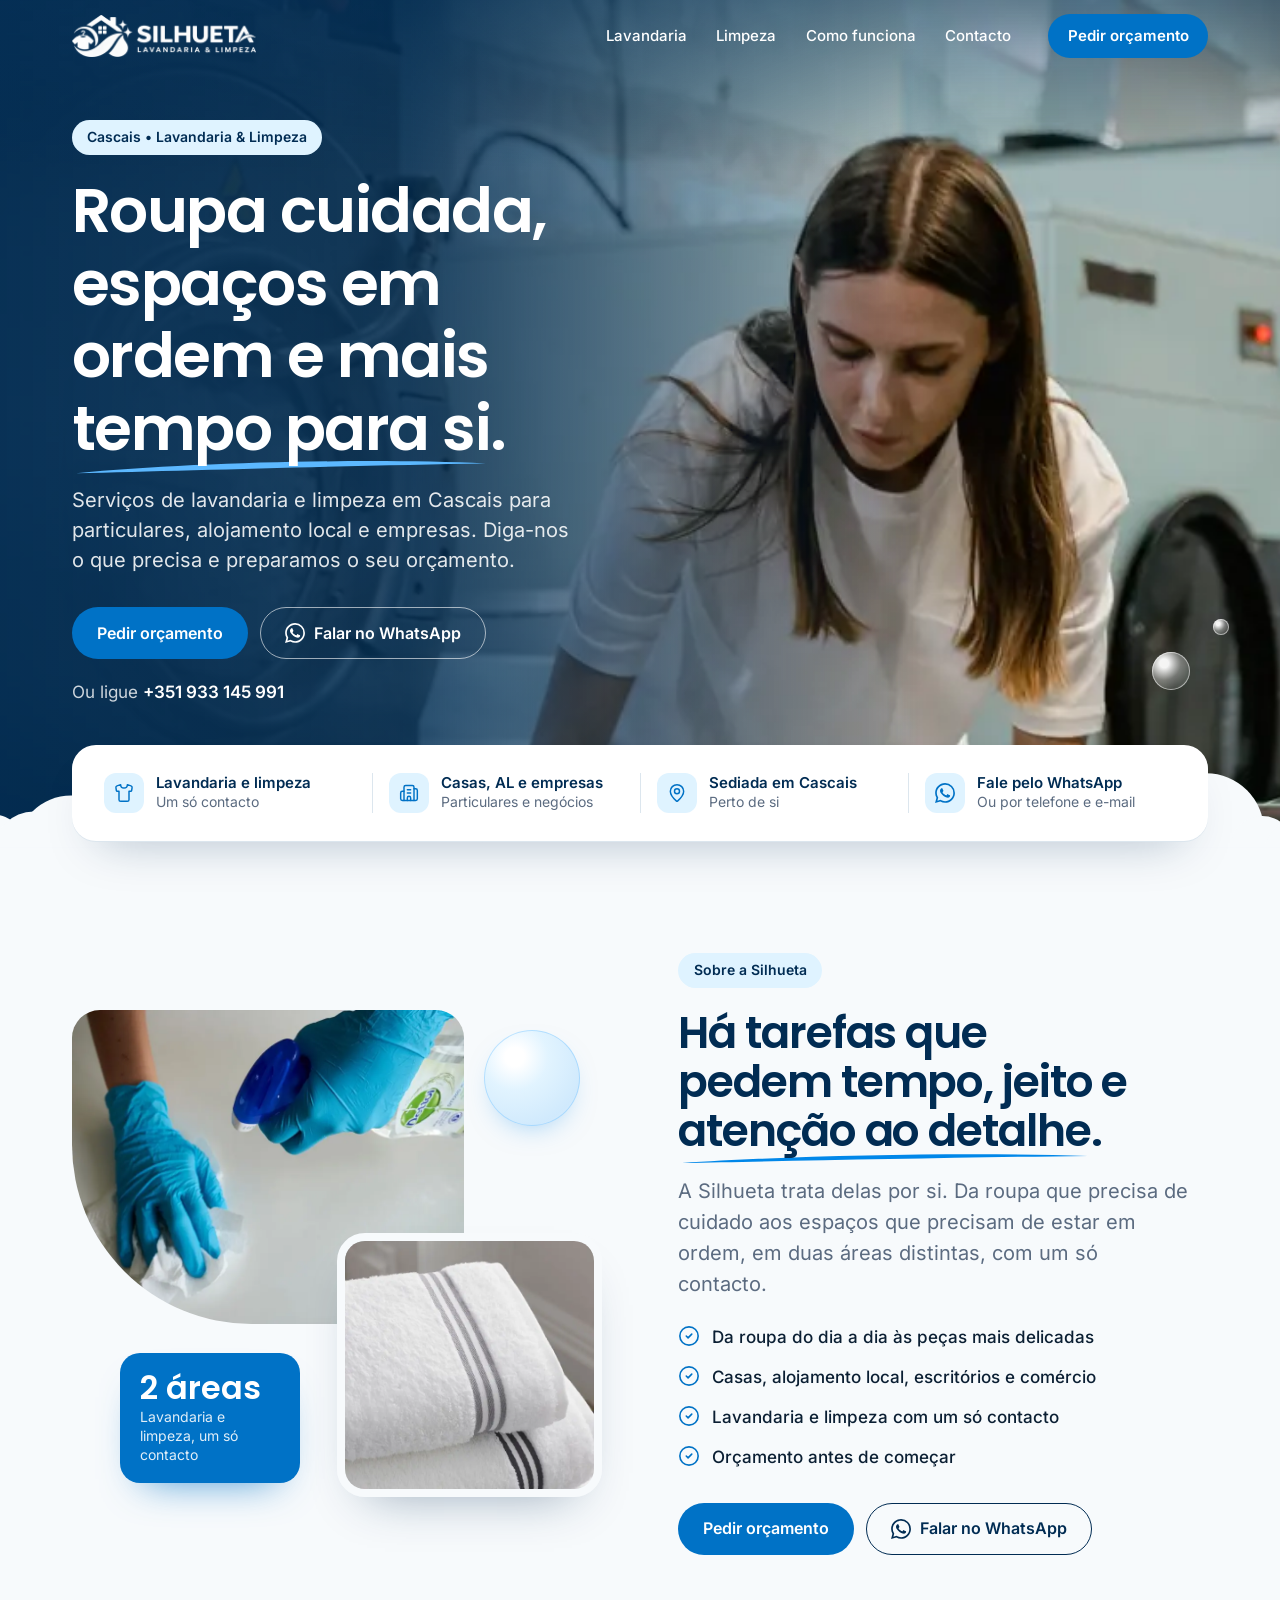
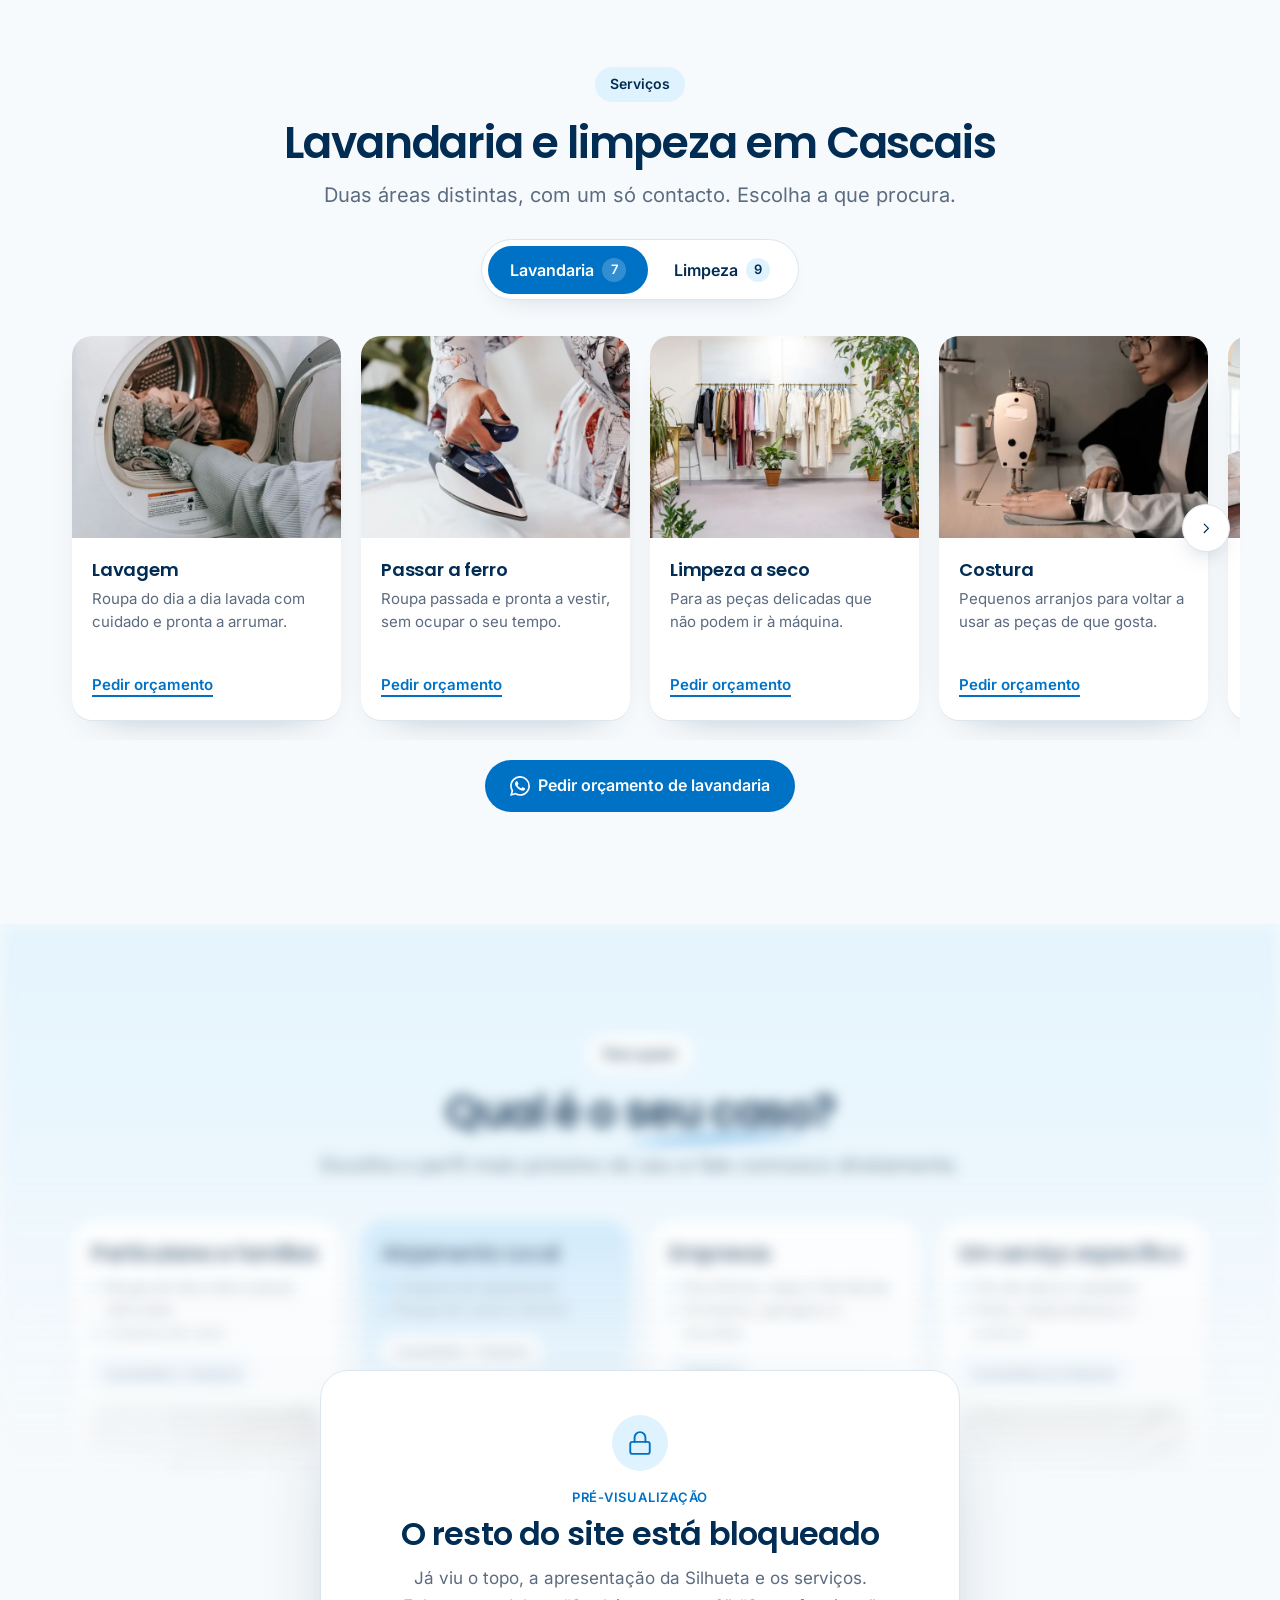
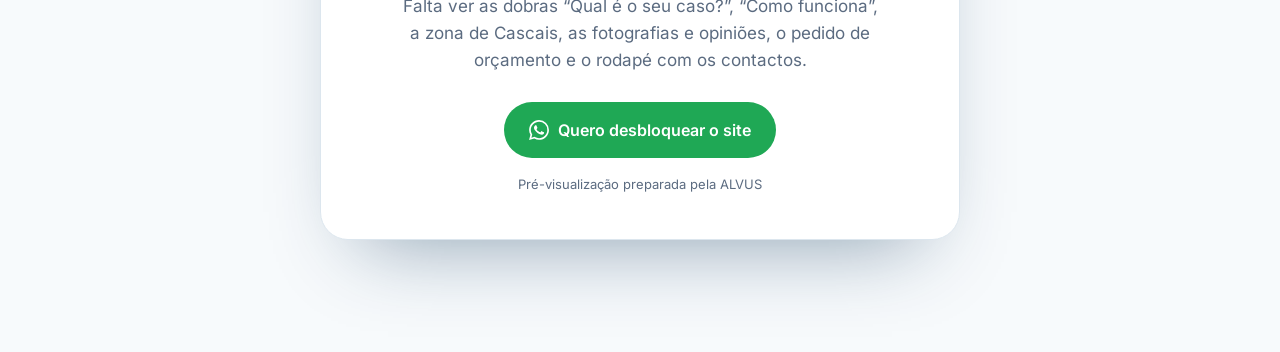
<file: site/index.html>
<!doctype html>
<html lang="pt-PT">
<head>
  <meta charset="utf-8">
  <meta name="viewport" content="width=device-width, initial-scale=1">
  <title>Silhueta | Lavandaria e Limpeza em Cascais</title>
  <meta name="description" content="Lavandaria e limpeza em Cascais para particulares, alojamento local e empresas. Limpeza a seco, engomadoria, limpeza de casas, escritórios e fim de obra. Peça o seu orçamento.">
  <meta name="theme-color" content="#012C53">
  <!-- TODO: quando houver domínio, adicionar <link rel="canonical"> e og:url -->
  <meta property="og:type" content="website">
  <meta property="og:locale" content="pt_PT">
  <meta property="og:title" content="Silhueta | Lavandaria e Limpeza em Cascais">
  <meta property="og:description" content="Roupa cuidada, espaços em ordem e mais tempo para si. Lavandaria e limpeza em Cascais.">
  <meta property="og:image" content="assets/img/fotos/hero-desktop-1600.webp">

  <link rel="icon" href="favicon.ico" sizes="32x32">
  <link rel="icon" href="assets/img/icon-32.png" type="image/png">
  <link rel="apple-touch-icon" href="assets/img/icon-180.png">

  <link rel="preload" href="assets/fonts/poppins-600-latin.woff2" as="font" type="font/woff2" crossorigin>
  <link rel="preload" href="assets/fonts/inter-latin.woff2" as="font" type="font/woff2" crossorigin>
  <link rel="preload" as="image" type="image/webp" href="assets/img/fotos/hero-mobile.webp" media="(max-width: 639px)">
  <link rel="preload" as="image" type="image/webp" imagesrcset="assets/img/fotos/hero-desktop-1600.webp 1600w, assets/img/fotos/hero-desktop-2400.webp 2400w" imagesizes="100vw" media="(min-width: 640px)">
  <link rel="stylesheet" href="css/styles.css?v=202609292238">
  <script>document.documentElement.classList.add('js')</script>

  <script type="application/ld+json">
  {
    "@context": "https://schema.org",
    "@type": "DryCleaningOrLaundry",
    "name": "Silhueta",
    "description": "Lavandaria e serviços de limpeza em Cascais para particulares, alojamento local e empresas.",
    "telephone": "+351933145991",
    "email": "susana-iris@hotmail.com",
    "image": "assets/img/logo-silhueta.png",
    "address": {
      "@type": "PostalAddress",
      "addressLocality": "Cascais",
      "addressCountry": "PT"
    },
    "areaServed": { "@type": "City", "name": "Cascais" },
    "hasOfferCatalog": {
      "@type": "OfferCatalog",
      "name": "Serviços",
      "itemListElement": [
        { "@type": "OfferCatalog", "name": "Lavandaria", "itemListElement": [
          { "@type": "Offer", "itemOffered": { "@type": "Service", "name": "Limpeza a seco" } },
          { "@type": "Offer", "itemOffered": { "@type": "Service", "name": "Lavagem" } },
          { "@type": "Offer", "itemOffered": { "@type": "Service", "name": "Passar a ferro" } },
          { "@type": "Offer", "itemOffered": { "@type": "Service", "name": "Costura" } },
          { "@type": "Offer", "itemOffered": { "@type": "Service", "name": "Serviços de carpetes" } },
          { "@type": "Offer", "itemOffered": { "@type": "Service", "name": "Tratamento de casacos de peles" } },
          { "@type": "Offer", "itemOffered": { "@type": "Service", "name": "Tratamento de impermeáveis" } }
        ]},
        { "@type": "OfferCatalog", "name": "Limpeza", "itemListElement": [
          { "@type": "Offer", "itemOffered": { "@type": "Service", "name": "Limpeza de Alojamento Local" } },
          { "@type": "Offer", "itemOffered": { "@type": "Service", "name": "Limpezas para particulares" } },
          { "@type": "Offer", "itemOffered": { "@type": "Service", "name": "Limpeza de escritórios" } },
          { "@type": "Offer", "itemOffered": { "@type": "Service", "name": "Limpeza de escadas" } },
          { "@type": "Offer", "itemOffered": { "@type": "Service", "name": "Limpezas de fim de obra" } },
          { "@type": "Offer", "itemOffered": { "@type": "Service", "name": "Limpeza de garagens" } },
          { "@type": "Offer", "itemOffered": { "@type": "Service", "name": "Limpeza de armazéns" } },
          { "@type": "Offer", "itemOffered": { "@type": "Service", "name": "Limpeza de farmácias" } },
          { "@type": "Offer", "itemOffered": { "@type": "Service", "name": "Limpeza de lojas" } }
        ]}
      ]
    }
  }
  </script>
</head>
<body>

<svg width="0" height="0" style="position:absolute" aria-hidden="true" focusable="false">
  <defs>
    <symbol id="i-whatsapp" viewBox="0 0 24 24"><path fill="currentColor" stroke="none" d="M17.472 14.382c-.297-.149-1.758-.867-2.03-.967-.273-.099-.471-.148-.67.15-.197.297-.767.966-.94 1.164-.173.199-.347.223-.644.075-.297-.15-1.255-.463-2.39-1.475-.883-.788-1.48-1.761-1.653-2.059-.173-.297-.018-.458.13-.606.134-.133.298-.347.446-.52.149-.174.198-.298.298-.497.099-.198.05-.371-.025-.52-.075-.149-.669-1.612-.916-2.207-.242-.579-.487-.5-.669-.51-.173-.008-.371-.01-.57-.01-.198 0-.52.074-.792.372-.272.297-1.04 1.016-1.04 2.479 0 1.462 1.065 2.875 1.213 3.074.149.198 2.096 3.2 5.077 4.487.709.306 1.262.489 1.694.625.712.227 1.36.195 1.871.118.571-.085 1.758-.719 2.006-1.413.248-.694.248-1.289.173-1.413-.074-.124-.272-.198-.57-.347m-5.421 7.403h-.004a9.87 9.87 0 01-5.031-1.378l-.361-.214-3.741.982.998-3.648-.235-.374a9.86 9.86 0 01-1.51-5.26c.001-5.45 4.436-9.884 9.888-9.884 2.64 0 5.122 1.03 6.988 2.898a9.825 9.825 0 012.893 6.994c-.003 5.45-4.437 9.884-9.885 9.884m8.413-18.297A11.815 11.815 0 0012.05 0C5.495 0 .16 5.335.157 11.892c0 2.096.547 4.142 1.588 5.945L.057 24l6.305-1.654a11.882 11.882 0 005.683 1.448h.005c6.554 0 11.89-5.335 11.893-11.893a11.821 11.821 0 00-3.48-8.413Z"/></symbol>
    <symbol id="i-phone" viewBox="0 0 24 24"><path d="M13.832 16.568a1 1 0 0 0 1.213-.303l.355-.465A2 2 0 0 1 17 15h3a2 2 0 0 1 2 2v3a2 2 0 0 1-2 2A18 18 0 0 1 2 4a2 2 0 0 1 2-2h3a2 2 0 0 1 2 2v3a2 2 0 0 1-.8 1.6l-.468.351a1 1 0 0 0-.292 1.233 14 14 0 0 0 6.392 6.384"/></symbol>
    <symbol id="i-mail" viewBox="0 0 24 24"><path d="m22 7-8.991 5.727a2 2 0 0 1-2.009 0L2 7"/><rect x="2" y="4" width="20" height="16" rx="2"/></symbol>
    <symbol id="i-pin" viewBox="0 0 24 24"><path d="M20 10c0 4.993-5.539 10.193-7.399 11.799a1 1 0 0 1-1.202 0C9.539 20.193 4 14.993 4 10a8 8 0 0 1 16 0"/><circle cx="12" cy="10" r="3"/></symbol>
    <symbol id="i-shirt" viewBox="0 0 24 24"><path d="M20.38 3.46 16 2a4 4 0 0 1-8 0L3.62 3.46a2 2 0 0 0-1.34 2.23l.58 3.47a1 1 0 0 0 .99.84H6v10c0 1.1.9 2 2 2h8a2 2 0 0 0 2-2V10h2.15a1 1 0 0 0 .99-.84l.58-3.47a2 2 0 0 0-1.34-2.23z"/></symbol>
    <symbol id="i-building" viewBox="0 0 24 24"><path d="M10 12h4"/><path d="M10 8h4"/><path d="M14 21v-3a2 2 0 0 0-4 0v3"/><path d="M6 10H4a2 2 0 0 0-2 2v7a2 2 0 0 0 2 2h16a2 2 0 0 0 2-2V9a2 2 0 0 0-2-2h-2"/><path d="M6 21V5a2 2 0 0 1 2-2h8a2 2 0 0 1 2 2v16"/></symbol>
    <symbol id="i-user" viewBox="0 0 24 24"><circle cx="12" cy="8" r="4"/><path d="M4 21a8 8 0 0 1 16 0"/></symbol>
    <symbol id="i-chevron-left" viewBox="0 0 24 24"><path d="m15 18-6-6 6-6"/></symbol>
    <symbol id="i-chevron-right" viewBox="0 0 24 24"><path d="m9 18 6-6-6-6"/></symbol>
    <symbol id="i-check" viewBox="0 0 24 24"><circle cx="12" cy="12" r="10"/><path d="m9 12 2 2 4-4"/></symbol>
    <symbol id="i-arrow" viewBox="0 0 24 24"><path d="M7 7h10v10"/><path d="M7 17 17 7"/></symbol>
    <symbol id="i-chat" viewBox="0 0 24 24"><path d="M2.992 16.342a2 2 0 0 1 .094 1.167l-1.065 3.29a1 1 0 0 0 1.236 1.168l3.413-.998a2 2 0 0 1 1.099.092 10 10 0 1 0-4.777-4.719"/><path d="M8 12h.01"/><path d="M12 12h.01"/><path d="M16 12h.01"/></symbol>
    <symbol id="i-clipboard" viewBox="0 0 24 24"><rect width="8" height="4" x="8" y="2" rx="1" ry="1"/><path d="M16 4h2a2 2 0 0 1 2 2v14a2 2 0 0 1-2 2H6a2 2 0 0 1-2-2V6a2 2 0 0 1 2-2h2"/><path d="M12 11h4"/><path d="M12 16h4"/><path d="M8 11h.01"/><path d="M8 16h.01"/></symbol>
    <symbol id="i-file-check" viewBox="0 0 24 24"><path d="M6 22a2 2 0 0 1-2-2V4a2 2 0 0 1 2-2h8a2.4 2.4 0 0 1 1.704.706l3.588 3.588A2.4 2.4 0 0 1 20 8v12a2 2 0 0 1-2 2z"/><path d="M14 2v5a1 1 0 0 0 1 1h5"/><path d="m9 15 2 2 4-4"/></symbol>
    <symbol id="i-arrow-right" viewBox="0 0 24 24"><path d="M5 12h14"/><path d="m12 5 7 7-7 7"/></symbol>
    <symbol id="i-lock" viewBox="0 0 24 24"><rect width="18" height="11" x="3" y="11" rx="2" ry="2"/><path d="M7 11V7a5 5 0 0 1 10 0v4"/></symbol>
    <symbol id="i-menu" viewBox="0 0 24 24"><path d="M4 5h16"/><path d="M4 12h16"/><path d="M4 19h16"/></symbol>
    <symbol id="i-x" viewBox="0 0 24 24"><path d="M18 6 6 18"/><path d="m6 6 12 12"/></symbol>
  </defs>
</svg>

<a class="skip-link" href="#conteudo">Saltar para o conteúdo</a>

<header class="site-header">
  <div class="wrap header-inner">
    <a class="brand" href="#topo" aria-label="Silhueta, início">
      <!-- Branco sobre o hero; a cores quando o header fica sólido -->
      <picture class="brand-light">
        <source srcset="assets/img/logo-silhueta-branco-380.webp" type="image/webp">
        <img src="assets/img/logo-silhueta-branco-380.png" alt="Silhueta — Lavandaria &amp; Limpeza" width="380" height="86">
      </picture>
      <picture class="brand-dark">
        <source srcset="assets/img/logo-silhueta-380.webp" type="image/webp">
        <img src="assets/img/logo-silhueta-380.png" alt="" width="380" height="86">
      </picture>
    </a>

    <nav class="nav" id="menu" aria-label="Principal">
      <ul>
        <li><a href="#lavandaria">Lavandaria</a></li>
        <li><a href="#limpeza">Limpeza</a></li>
        <li><a href="#preview-unlock">Como funciona</a></li>
        <li><a href="#preview-unlock">Contacto</a></li>
      </ul>
    </nav>

    <a class="btn btn-primary btn-sm header-cta" href="#preview-unlock">Pedir orçamento</a>

    <button class="menu-toggle" type="button" aria-expanded="false" aria-controls="menu">
      <svg class="ico ico-open" aria-hidden="true"><use href="#i-menu"/></svg>
      <svg class="ico ico-close" aria-hidden="true"><use href="#i-x"/></svg>
      <span class="sr-only">Abrir menu</span>
    </button>
  </div>
</header>

<main id="conteudo">

  <!-- 01 — Hero -->
  <section class="hero" id="topo" aria-labelledby="hero-title">
    <!-- Foto provisória (Pexels): substituir por foto real mantendo nomes e proporções -->
    <picture class="hero-bg">
      <source media="(min-width: 640px)" srcset="assets/img/fotos/hero-desktop-1600.webp 1600w, assets/img/fotos/hero-desktop-2400.webp 2400w" sizes="100vw">
      <img src="assets/img/fotos/hero-mobile.webp" width="900" height="1200" alt="Profissional de lavandaria a preparar roupa branca junto às máquinas" fetchpriority="high">
    </picture>

    <div class="wrap hero-inner">
      <div class="hero-copy">
        <p class="eyebrow">Cascais • Lavandaria &amp; Limpeza</p>
        <h1 id="hero-title">Roupa cuidada, espaços em ordem e mais <span class="mark">tempo para si</span>.</h1>
        <p class="lead">Serviços de lavandaria e limpeza em Cascais para particulares, alojamento local e empresas.<span class="lead-extra"> Diga-nos o que precisa e preparamos o seu orçamento.</span></p>
        <div class="actions">
          <a class="btn btn-primary" href="#preview-unlock">Pedir orçamento</a>
          <a class="btn btn-outline-light" href="https://wa.me/351933145991?text=Ol%C3%A1!%20Gostaria%20de%20pedir%20um%20or%C3%A7amento." target="_blank" rel="noopener">
            <svg class="ico" aria-hidden="true"><use href="#i-whatsapp"/></svg>
            Falar no WhatsApp
          </a>
        </div>
        <p class="hero-phone">Ou ligue <a href="tel:+351933145991">+351 933 145 991</a></p>
      </div>
    </div>

    <!-- Espuma: bolhas soltas + borda que liga à faixa de benefícios -->
    <span class="bubble bubble-1" aria-hidden="true"></span>
    <span class="bubble bubble-2" aria-hidden="true"></span>
    <span class="bubble bubble-3" aria-hidden="true"></span>
    <span class="bubble bubble-4" aria-hidden="true"></span>
    <svg class="foam" viewBox="0 0 1440 140" aria-hidden="true" focusable="false">
      <circle cx="-40" cy="115" r="33"/><circle cx="-10" cy="130" r="42"/><circle cx="38" cy="130" r="45"/><circle cx="80" cy="129" r="62"/><circle cx="143" cy="117" r="68"/><circle cx="216" cy="110" r="72"/><circle cx="290" cy="124" r="31"/><circle cx="329" cy="115" r="52"/><circle cx="384" cy="130" r="29"/><circle cx="413" cy="124" r="45"/><circle cx="465" cy="111" r="39"/><circle cx="512" cy="118" r="51"/><circle cx="579" cy="107" r="39"/><circle cx="616" cy="128" r="59"/><circle cx="682" cy="112" r="55"/><circle cx="746" cy="114" r="81"/><circle cx="841" cy="110" r="46"/><circle cx="902" cy="130" r="55"/><circle cx="969" cy="111" r="70"/><circle cx="1041" cy="131" r="55"/><circle cx="1102" cy="130" r="31"/><circle cx="1141" cy="122" r="37"/><circle cx="1188" cy="118" r="46"/><circle cx="1248" cy="125" r="100"/><circle cx="1357" cy="107" r="65"/><circle cx="1420" cy="126" r="36"/><circle cx="1460" cy="132" r="38"/>
      <rect x="-60" y="125" width="1560" height="20"/>
    </svg>
  </section>

  <!-- Faixa de benefícios (só factos confirmados) -->
  <section class="benefits" aria-label="Porquê a Silhueta">
    <div class="wrap">
      <ul class="benefit-bar" role="list">
        <li>
          <span class="benefit-ico" aria-hidden="true"><svg class="ico"><use href="#i-shirt"/></svg></span>
          <span><strong>Lavandaria e limpeza</strong>Um só contacto</span>
        </li>
        <li>
          <span class="benefit-ico" aria-hidden="true"><svg class="ico"><use href="#i-building"/></svg></span>
          <span><strong>Casas, AL e empresas</strong>Particulares e negócios</span>
        </li>
        <li>
          <span class="benefit-ico" aria-hidden="true"><svg class="ico"><use href="#i-pin"/></svg></span>
          <span><strong>Sediada em Cascais</strong>Perto de si</span>
        </li>
        <li>
          <span class="benefit-ico" aria-hidden="true"><svg class="ico"><use href="#i-whatsapp"/></svg></span>
          <span><strong>Fale pelo WhatsApp</strong>Ou por telefone e <span class="nowrap">e-mail</span></span>
        </li>
      </ul>
    </div>
  </section>

  <!-- 02 — Posicionamento: composição de imagens + texto -->
  <section class="intro" aria-labelledby="intro-title" data-bubbles>
    <div class="wrap about-grid">
      <div class="about-visual" aria-hidden="true">
        <!-- Fotos provisórias (Pexels): substituir por fotos reais mantendo nome e proporção -->
        <div class="ab-item ab-main"><div class="ab-float"><img src="assets/img/fotos/sobre-limpeza.webp" width="800" height="640" loading="lazy" alt=""></div></div>
        <div class="ab-item ab-second"><div class="ab-float"><img src="assets/img/fotos/sobre-toalhas.webp" width="560" height="560" loading="lazy" alt=""></div></div>
        <div class="ab-item ab-card"><div class="ab-float"><strong>2 áreas</strong><span>Lavandaria e limpeza, um só contacto</span></div></div>
        <span class="ab-bubble"></span>
      </div>

      <div class="about-copy">
        <p class="eyebrow eyebrow-soft">Sobre a Silhueta</p>
        <h2 id="intro-title">Há tarefas que pedem tempo, jeito e <span class="mark">atenção ao detalhe</span>.</h2>
        <p class="about-lead">A Silhueta trata delas por si. Da roupa que precisa de cuidado aos espaços que precisam de estar em ordem, em duas áreas distintas, com um só contacto.</p>
        <ul class="check-list" role="list">
          <li><svg class="ico" aria-hidden="true"><use href="#i-check"/></svg>Da roupa do dia a dia às peças mais delicadas</li>
          <li><svg class="ico" aria-hidden="true"><use href="#i-check"/></svg>Casas, alojamento local, escritórios e comércio</li>
          <li><svg class="ico" aria-hidden="true"><use href="#i-check"/></svg>Lavandaria e limpeza com um só contacto</li>
          <li><svg class="ico" aria-hidden="true"><use href="#i-check"/></svg>Orçamento antes de começar</li>
        </ul>
        <div class="actions">
          <a class="btn btn-primary" href="#preview-unlock">Pedir orçamento</a>
          <a class="btn btn-ghost" href="https://wa.me/351933145991?text=Ol%C3%A1!%20Gostaria%20de%20pedir%20um%20or%C3%A7amento." target="_blank" rel="noopener">
            <svg class="ico" aria-hidden="true"><use href="#i-whatsapp"/></svg>
            Falar no WhatsApp
          </a>
        </div>
      </div>
    </div>
  </section>

  <!-- 03 — Serviços: tabs Lavandaria / Limpeza -->
  <section class="services services--center" aria-labelledby="svc-title" data-bubbles>
    <div class="wrap">
      <div class="services-head">
        <p class="eyebrow eyebrow-soft">Serviços</p>
        <h2 id="svc-title">Lavandaria e limpeza em Cascais</h2>
        <p>Duas áreas distintas, com um só contacto. Escolha a que procura.</p>
      </div>

      <div class="tabs-wrap">
        <div class="tabs" role="tablist" aria-label="Áreas de serviço">
          <button class="tab" role="tab" type="button" id="tab-lavandaria" aria-controls="lavandaria" aria-selected="true">Lavandaria <span class="tab-count">7</span></button>
          <button class="tab" role="tab" type="button" id="tab-limpeza" aria-controls="limpeza" aria-selected="false" tabindex="-1">Limpeza <span class="tab-count">9</span></button>
        </div>
      </div>

      <div class="tab-panel" id="lavandaria" role="tabpanel" aria-labelledby="tab-lavandaria" tabindex="0">
        <div class="panel-top">
          <p>Roupa tratada com cuidado e pronta a usar.</p>
            <div class="carousel-nav">
              <button class="carousel-btn" type="button" data-dir="-1" aria-label="Serviços anteriores"><svg class="ico" aria-hidden="true"><use href="#i-chevron-left"/></svg></button>
              <button class="carousel-btn" type="button" data-dir="1" aria-label="Serviços seguintes"><svg class="ico" aria-hidden="true"><use href="#i-chevron-right"/></svg></button>
            </div>
        </div>
        <ul class="svc-track" role="list">
          <li class="svc-card">
            <div class="svc-media"><img src="assets/img/servicos/lavagem.webp" width="640" height="480" loading="lazy" alt="Máquina de lavar roupa a ser carregada com roupa"></div>
            <div class="svc-body">
              <h3>Lavagem</h3>
              <p>Roupa do dia a dia lavada com cuidado e pronta a arrumar.</p>
              <a class="svc-link" href="https://wa.me/351933145991?text=Ol%C3%A1!%20Gostaria%20de%20pedir%20um%20or%C3%A7amento%20para%3A%20Lavagem." target="_blank" rel="noopener">Pedir orçamento</a>
            </div>
          </li>
          <li class="svc-card">
            <div class="svc-media"><img src="assets/img/servicos/passar-a-ferro.webp" width="640" height="480" loading="lazy" alt="Pessoa a passar a ferro uma peça de roupa branca"></div>
            <div class="svc-body">
              <h3>Passar a ferro</h3>
              <p>Roupa passada e pronta a vestir, sem ocupar o seu tempo.</p>
              <a class="svc-link" href="https://wa.me/351933145991?text=Ol%C3%A1!%20Gostaria%20de%20pedir%20um%20or%C3%A7amento%20para%3A%20Passar%20a%20ferro." target="_blank" rel="noopener">Pedir orçamento</a>
            </div>
          </li>
          <li class="svc-card">
            <div class="svc-media"><img src="assets/img/servicos/limpeza-a-seco.webp" width="640" height="480" loading="lazy" alt="Roupa pendurada num varão, numa sala clara com plantas"></div>
            <div class="svc-body">
              <h3>Limpeza a seco</h3>
              <p>Para as peças delicadas que não podem ir à máquina.</p>
              <a class="svc-link" href="https://wa.me/351933145991?text=Ol%C3%A1!%20Gostaria%20de%20pedir%20um%20or%C3%A7amento%20para%3A%20Limpeza%20a%20seco." target="_blank" rel="noopener">Pedir orçamento</a>
            </div>
          </li>
          <li class="svc-card">
            <div class="svc-media"><img src="assets/img/servicos/costura.webp" width="640" height="480" loading="lazy" alt="Pessoa a costurar numa máquina de costura"></div>
            <div class="svc-body">
              <h3>Costura</h3>
              <p>Pequenos arranjos para voltar a usar as peças de que gosta.</p>
              <a class="svc-link" href="https://wa.me/351933145991?text=Ol%C3%A1!%20Gostaria%20de%20pedir%20um%20or%C3%A7amento%20para%3A%20Costura." target="_blank" rel="noopener">Pedir orçamento</a>
            </div>
          </li>
          <li class="svc-card">
            <div class="svc-media"><img src="assets/img/servicos/carpetes.webp" width="640" height="480" loading="lazy" alt="Sala luminosa com uma carpete branca"></div>
            <div class="svc-body">
              <h3>Carpetes</h3>
              <p>Carpetes limpas, sem o esforço de as tratar em casa.</p>
              <a class="svc-link" href="https://wa.me/351933145991?text=Ol%C3%A1!%20Gostaria%20de%20pedir%20um%20or%C3%A7amento%20para%3A%20Servi%C3%A7os%20de%20carpetes." target="_blank" rel="noopener">Pedir orçamento</a>
            </div>
          </li>
          <li class="svc-card">
            <div class="svc-media"><img src="assets/img/servicos/casacos-de-peles.webp" width="640" height="480" loading="lazy" alt="Casaco escuro pendurado num cabide"></div>
            <div class="svc-body">
              <h3>Casacos de peles</h3>
              <p>Um tratamento próprio para peças que pedem cuidado especial.</p>
              <a class="svc-link" href="https://wa.me/351933145991?text=Ol%C3%A1!%20Gostaria%20de%20pedir%20um%20or%C3%A7amento%20para%3A%20Tratamento%20de%20casacos%20de%20peles." target="_blank" rel="noopener">Pedir orçamento</a>
            </div>
          </li>
          <li class="svc-card">
            <div class="svc-media"><img src="assets/img/servicos/impermeaveis.webp" width="640" height="480" loading="lazy" alt="Gabardine e outras peças penduradas num cabide de pé"></div>
            <div class="svc-body">
              <h3>Impermeáveis</h3>
              <p>Impermeáveis tratados com o cuidado que o tecido exige.</p>
              <a class="svc-link" href="https://wa.me/351933145991?text=Ol%C3%A1!%20Gostaria%20de%20pedir%20um%20or%C3%A7amento%20para%3A%20Tratamento%20de%20imperme%C3%A1veis." target="_blank" rel="noopener">Pedir orçamento</a>
            </div>
          </li>
        </ul>
        <div class="panel-cta">
          <a class="btn btn-primary" href="https://wa.me/351933145991?text=Ol%C3%A1!%20Gostaria%20de%20pedir%20um%20or%C3%A7amento%20de%20lavandaria." target="_blank" rel="noopener">
            <svg class="ico" aria-hidden="true"><use href="#i-whatsapp"/></svg>
            Pedir orçamento de lavandaria
          </a>
        </div>
      </div>

      <div class="tab-panel" id="limpeza" role="tabpanel" aria-labelledby="tab-limpeza" tabindex="0">
        <div class="panel-top">
          <p>Espaços limpos e em ordem, sem ter de pensar nisso.</p>
            <div class="carousel-nav">
              <button class="carousel-btn" type="button" data-dir="-1" aria-label="Serviços anteriores"><svg class="ico" aria-hidden="true"><use href="#i-chevron-left"/></svg></button>
              <button class="carousel-btn" type="button" data-dir="1" aria-label="Serviços seguintes"><svg class="ico" aria-hidden="true"><use href="#i-chevron-right"/></svg></button>
            </div>
        </div>
        <ul class="svc-track" role="list">
          <li class="svc-card">
            <div class="svc-media"><img src="assets/img/servicos/particulares.webp" width="640" height="480" loading="lazy" alt="Cozinha branca, limpa e arrumada"></div>
            <div class="svc-body">
              <h3>Limpezas para particulares</h3>
              <p>A sua casa limpa, e o tempo livre para si.</p>
              <a class="svc-link" href="https://wa.me/351933145991?text=Ol%C3%A1!%20Gostaria%20de%20pedir%20um%20or%C3%A7amento%20para%3A%20Limpeza%20para%20particulares." target="_blank" rel="noopener">Pedir orçamento</a>
            </div>
          </li>
          <li class="svc-card">
            <div class="svc-media"><img src="assets/img/servicos/alojamento-local.webp" width="640" height="480" loading="lazy" alt="Profissional a fazer a cama com lençóis brancos"></div>
            <div class="svc-body">
              <h3>Alojamento Local</h3>
              <p>O alojamento limpo e pronto para os próximos hóspedes.</p>
              <a class="svc-link" href="https://wa.me/351933145991?text=Ol%C3%A1!%20Gostaria%20de%20pedir%20um%20or%C3%A7amento%20para%3A%20Limpeza%20de%20Alojamento%20Local." target="_blank" rel="noopener">Pedir orçamento</a>
            </div>
          </li>
          <li class="svc-card">
            <div class="svc-media"><img src="assets/img/servicos/escritorios.webp" width="640" height="480" loading="lazy" alt="Escritório amplo e luminoso com secretárias e cadeiras"></div>
            <div class="svc-body">
              <h3>Escritórios</h3>
              <p>Um espaço de trabalho limpo para a equipa e para quem visita.</p>
              <a class="svc-link" href="https://wa.me/351933145991?text=Ol%C3%A1!%20Gostaria%20de%20pedir%20um%20or%C3%A7amento%20para%3A%20Limpeza%20de%20escrit%C3%B3rios." target="_blank" rel="noopener">Pedir orçamento</a>
            </div>
          </li>
          <li class="svc-card">
            <div class="svc-media"><img src="assets/img/servicos/lojas.webp" width="640" height="480" loading="lazy" alt="Interior de uma loja de roupa clara e arrumada"></div>
            <div class="svc-body">
              <h3>Lojas</h3>
              <p>Uma loja limpa e cuidada para receber os seus clientes.</p>
              <a class="svc-link" href="https://wa.me/351933145991?text=Ol%C3%A1!%20Gostaria%20de%20pedir%20um%20or%C3%A7amento%20para%3A%20Limpeza%20de%20lojas." target="_blank" rel="noopener">Pedir orçamento</a>
            </div>
          </li>
          <li class="svc-card">
            <div class="svc-media"><img src="assets/img/servicos/farmacias.webp" width="640" height="480" loading="lazy" alt="Farmacêutico ao balcão com prateleiras de medicamentos"></div>
            <div class="svc-body">
              <h3>Farmácias</h3>
              <p>Balcões, prateleiras e chão limpos, com o cuidado que o espaço pede.</p>
              <a class="svc-link" href="https://wa.me/351933145991?text=Ol%C3%A1!%20Gostaria%20de%20pedir%20um%20or%C3%A7amento%20para%3A%20Limpeza%20de%20farm%C3%A1cias." target="_blank" rel="noopener">Pedir orçamento</a>
            </div>
          </li>
          <li class="svc-card">
            <div class="svc-media"><img src="assets/img/servicos/armazens.webp" width="640" height="480" loading="lazy" alt="Corredor de armazém com estantes altas"></div>
            <div class="svc-body">
              <h3>Armazéns</h3>
              <p>Zonas de armazenagem limpas e mais agradáveis para trabalhar.</p>
              <a class="svc-link" href="https://wa.me/351933145991?text=Ol%C3%A1!%20Gostaria%20de%20pedir%20um%20or%C3%A7amento%20para%3A%20Limpeza%20de%20armaz%C3%A9ns." target="_blank" rel="noopener">Pedir orçamento</a>
            </div>
          </li>
          <li class="svc-card">
            <div class="svc-media"><img src="assets/img/servicos/garagens.webp" width="640" height="480" loading="lazy" alt="Parque de estacionamento coberto e vazio"></div>
            <div class="svc-body">
              <h3>Garagens</h3>
              <p>Garagens sem pó nem sujidade acumulada.</p>
              <a class="svc-link" href="https://wa.me/351933145991?text=Ol%C3%A1!%20Gostaria%20de%20pedir%20um%20or%C3%A7amento%20para%3A%20Limpeza%20de%20garagens." target="_blank" rel="noopener">Pedir orçamento</a>
            </div>
          </li>
          <li class="svc-card">
            <div class="svc-media"><img src="assets/img/servicos/escadas.webp" width="640" height="480" loading="lazy" alt="Escada interior clara com corrimão de madeira"></div>
            <div class="svc-body">
              <h3>Escadas</h3>
              <p>Escadas e zonas comuns limpas para quem lá vive e passa.</p>
              <a class="svc-link" href="https://wa.me/351933145991?text=Ol%C3%A1!%20Gostaria%20de%20pedir%20um%20or%C3%A7amento%20para%3A%20Limpeza%20de%20escadas." target="_blank" rel="noopener">Pedir orçamento</a>
            </div>
          </li>
          <li class="svc-card">
            <div class="svc-media"><img src="assets/img/servicos/fim-de-obra.webp" width="640" height="480" loading="lazy" alt="Divisão vazia e luminosa depois de obras"></div>
            <div class="svc-body">
              <h3>Limpezas de fim de obra</h3>
              <p>O pó e os resíduos da obra tratados, com o espaço pronto a usar.</p>
              <a class="svc-link" href="https://wa.me/351933145991?text=Ol%C3%A1!%20Gostaria%20de%20pedir%20um%20or%C3%A7amento%20para%3A%20Limpeza%20de%20fim%20de%20obra." target="_blank" rel="noopener">Pedir orçamento</a>
            </div>
          </li>
        </ul>
        <div class="panel-cta">
          <a class="btn btn-primary" href="https://wa.me/351933145991?text=Ol%C3%A1!%20Gostaria%20de%20pedir%20um%20or%C3%A7amento%20de%20limpeza." target="_blank" rel="noopener">
            <svg class="ico" aria-hidden="true"><use href="#i-whatsapp"/></svg>
            Pedir orçamento de limpeza
          </a>
        </div>
      </div>
    </div>
  </section>

  <!-- ======================================================================
       PRÉ-VISUALIZAÇÃO BLOQUEADA — como desbloquear (3 passos):
       1) apagar esta <div id="locked" ...> e a </div> que a fecha (logo antes de </main>);
       2) apagar a secção <section class="preview-unlock" ...> ... </section>;
       3) tirar o atributo hidden do <footer class="site-footer" hidden>.
       Opcional: repor href="#contacto" e data-quote nos botões "Pedir orçamento"
       e nos links "Como funciona"/"Contacto" do menu (procurar por #preview-unlock),
       e apagar a secção "Pré-visualização bloqueada" no fim de css/styles.css.
       O bloqueio é apenas visual: o conteúdo continua no código da página.
       ====================================================================== -->
  <div id="locked" inert aria-hidden="true">

  <!-- 06 — Para quem -->
  <section class="cases" aria-labelledby="cases-title" data-bubbles>
    <div class="wrap">
      <div class="cases-head">
        <p class="eyebrow eyebrow-soft">Para quem</p>
        <h2 id="cases-title">Qual é o <span class="mark">seu caso</span>?</h2>
        <p>Escolha o perfil mais próximo do seu e fale connosco diretamente.</p>
      </div>
      <div class="cases-grid">
        <article class="case-card">
          <h3>Particulares e famílias</h3>
          <ul class="case-points" role="list"><li>Roupa do dia a dia e peças delicadas</li><li>Limpeza da casa</li></ul>
          <span class="case-tag">Lavandaria + Limpeza</span>
          <div class="case-media"><img src="assets/img/servicos/carpetes.webp" width="640" height="480" loading="lazy" alt="Sala luminosa e arrumada com carpete branca"></div>
          <a class="case-go" href="https://wa.me/351933145991?text=Ol%C3%A1!%20Sou%20particular%20e%20gostaria%20de%20pedir%20um%20or%C3%A7amento." target="_blank" rel="noopener" aria-label="Falar sobre o meu caso: Particulares e famílias">
            <svg class="ico" aria-hidden="true"><use href="#i-arrow"/></svg>
          </a>
        </article>
        <article class="case-card is-featured">
          <h3>Alojamento Local</h3>
          <ul class="case-points" role="list"><li>Limpeza do alojamento</li><li>Roupa de cama e têxteis</li></ul>
          <span class="case-tag">Lavandaria + Limpeza</span>
          <div class="case-media"><img src="assets/img/servicos/alojamento-local.webp" width="640" height="480" loading="lazy" alt="Profissional a fazer a cama com lençóis brancos"></div>
          <a class="case-go" href="https://wa.me/351933145991?text=Ol%C3%A1!%20Tenho%20um%20alojamento%20local%20e%20gostaria%20de%20pedir%20um%20or%C3%A7amento." target="_blank" rel="noopener" aria-label="Falar sobre o meu caso: Alojamento Local">
            <svg class="ico" aria-hidden="true"><use href="#i-arrow"/></svg>
          </a>
        </article>
        <article class="case-card">
          <h3>Empresas</h3>
          <ul class="case-points" role="list"><li>Escritórios, lojas e farmácias</li><li>Armazéns, garagens e escadas</li></ul>
          <span class="case-tag">Limpeza</span>
          <div class="case-media"><img src="assets/img/servicos/escritorios.webp" width="640" height="480" loading="lazy" alt="Escritório amplo e luminoso"></div>
          <a class="case-go" href="https://wa.me/351933145991?text=Ol%C3%A1!%20Gostaria%20de%20pedir%20um%20or%C3%A7amento%20de%20limpeza%20para%20a%20minha%20empresa." target="_blank" rel="noopener" aria-label="Falar sobre o meu caso: Empresas">
            <svg class="ico" aria-hidden="true"><use href="#i-arrow"/></svg>
          </a>
        </article>
        <article class="case-card">
          <h3>Um serviço específico</h3>
          <ul class="case-points" role="list"><li>Fim de obra e carpetes</li><li>Peles, impermeáveis e costura</li></ul>
          <span class="case-tag">Lavandaria ou Limpeza</span>
          <div class="case-media"><img src="assets/img/servicos/fim-de-obra.webp" width="640" height="480" loading="lazy" alt="Divisão vazia e luminosa depois de obras"></div>
          <a class="case-go" href="https://wa.me/351933145991?text=Ol%C3%A1!%20Gostaria%20de%20pedir%20um%20or%C3%A7amento%20para%20um%20servi%C3%A7o%20espec%C3%ADfico." target="_blank" rel="noopener" aria-label="Falar sobre o meu caso: Um serviço específico">
            <svg class="ico" aria-hidden="true"><use href="#i-arrow"/></svg>
          </a>
        </article>
      </div>
    </div>
  </section>

  <!-- 07 — Como funciona -->
  <section class="steps" id="como-funciona" aria-labelledby="steps-title" data-bubbles>
    <div class="wrap">
      <div class="steps-head">
        <p class="eyebrow eyebrow-soft">Como funciona</p>
        <h2 id="steps-title">Pedir um orçamento é simples</h2>
      </div>
      <ol class="step-list">
        <li>
          <div class="step-ico" aria-hidden="true"><svg class="ico"><use href="#i-chat"/></svg><span class="step-num">01</span></div>
          <h3>Fale connosco</h3>
          <p>Por WhatsApp, telefone, <span class="nowrap">e-mail</span> ou pelo formulário.</p>
        </li>
        <li>
          <div class="step-ico" aria-hidden="true"><svg class="ico"><use href="#i-clipboard"/></svg><span class="step-num">02</span></div>
          <h3>Conte-nos o que precisa</h3>
          <p>O serviço, o local e quando precisa.</p>
        </li>
        <li>
          <div class="step-ico" aria-hidden="true"><svg class="ico"><use href="#i-file-check"/></svg><span class="step-num">03</span></div>
          <h3>Receba o seu orçamento</h3>
          <p>Com base no que nos disser, preparamos o seu orçamento.</p>
        </li>
      </ol>
      <div class="steps-cta">
        <a class="btn btn-primary" href="#contacto" data-quote>Pedir orçamento</a>
        <a class="btn btn-ghost" href="https://wa.me/351933145991?text=Ol%C3%A1!%20Gostaria%20de%20pedir%20um%20or%C3%A7amento." target="_blank" rel="noopener">
          <svg class="ico" aria-hidden="true"><use href="#i-whatsapp"/></svg>
          Falar no WhatsApp
        </a>
      </div>
    </div>
  </section>

  <!-- 08 — Cascais: mapa de fundo + caixa -->
  <section class="place" aria-labelledby="place-title">
    <div class="place-media">
      <picture>
        <source media="(min-width: 900px)" srcset="assets/img/fotos/mapa-cascais-1400.webp 1400w, assets/img/fotos/mapa-cascais-2560.webp 2560w" sizes="100vw">
        <img src="assets/img/fotos/mapa-cascais-1400.webp" width="1400" height="560" loading="lazy" alt="Mapa da costa de Cascais, entre o Cabo Raso e Oeiras">
      </picture>
      <span class="place-pin" aria-hidden="true"><span class="pin-dot"></span><span class="pin-label">Cascais</span></span>
      <small class="map-credit">© <a href="https://www.openstreetmap.org/copyright" target="_blank" rel="noopener">OpenStreetMap</a></small>
    </div>
    <div class="wrap place-inner">
      <div class="place-box">
        <p class="eyebrow eyebrow-soft">Onde estamos</p>
        <h2 id="place-title">Em Cascais, <span class="mark">perto de si</span>.</h2>
        <p>A Silhueta está sediada em Cascais. <span class="nowrap">Diga-nos</span> onde fica a sua casa ou o seu espaço e confirmamos consigo.</p>
        <!-- TODO: zonas atendidas, quando confirmadas pela cliente -->
        <a class="text-link" href="https://wa.me/351933145991?text=Ol%C3%A1!%20Gostaria%20de%20saber%20se%20atendem%20na%20minha%20zona." target="_blank" rel="noopener">Confirmar a minha zona</a>
      </div>
    </div>
  </section>

  <!-- 09 — Confiança (VERSÃO DE DEMONSTRAÇÃO)
       Galeria com fotos ilustrativas, testemunhos de exemplo e espaço para a foto da Susana.
       Antes de publicar: substituir por material real e retirar os elementos .demo-badge. -->
  <section class="trust is-demo" aria-labelledby="trust-title" data-bubbles>
    <div class="wrap">
      <div class="trust-head">
        <p class="eyebrow eyebrow-soft">Confiança</p>
        <h2 id="trust-title">Trabalho que se vê</h2>
        <p>Fotografias de trabalhos e opiniões de quem já confiou na Silhueta.</p>
      </div>

      <div class="gallery">
        <span class="demo-badge">Fotos ilustrativas</span>
          <figure class="gal-item"><img src="assets/img/galeria/quarto.webp" width="640" height="800" loading="lazy" alt="Quarto arrumado com roupa de cama branca"></figure>
          <figure class="gal-item"><img src="assets/img/galeria/casa-de-banho.webp" width="640" height="480" loading="lazy" alt="Casa de banho limpa e luminosa"></figure>
          <figure class="gal-item"><img src="assets/img/galeria/camisas-dobradas.webp" width="640" height="480" loading="lazy" alt="Camisas dobradas e empilhadas"></figure>
          <figure class="gal-item"><img src="assets/img/galeria/camisa-cabide.webp" width="640" height="480" loading="lazy" alt="Camisa branca passada num cabide"></figure>
          <figure class="gal-item"><img src="assets/img/galeria/t-shirts-cabides.webp" width="640" height="480" loading="lazy" alt="T-shirts brancas em cabides"></figure>
          <figure class="gal-item"><img src="assets/img/galeria/roupa-dobrada.webp" width="640" height="480" loading="lazy" alt="Pilha de roupa dobrada"></figure>
      </div>

      <div class="testimonials">
          <figure class="t-card">
            <span class="demo-badge">Exemplo</span>
            <span class="t-quote" aria-hidden="true">&ldquo;</span>
            <blockquote>Aqui entra o testemunho real de um cliente: o que precisava, como correu e o que achou do serviço.</blockquote>
            <figcaption>
              <span class="t-avatar" aria-hidden="true"><svg class="ico"><use href="#i-user"/></svg></span>
              <span><strong>Nome do cliente</strong>Alojamento Local · Limpeza</span>
            </figcaption>
          </figure>
          <figure class="t-card">
            <span class="demo-badge">Exemplo</span>
            <span class="t-quote" aria-hidden="true">&ldquo;</span>
            <blockquote>Aqui entra o testemunho real de um cliente: o que precisava, como correu e o que achou do serviço.</blockquote>
            <figcaption>
              <span class="t-avatar" aria-hidden="true"><svg class="ico"><use href="#i-user"/></svg></span>
              <span><strong>Nome do cliente</strong>Particular · Lavandaria</span>
            </figcaption>
          </figure>
          <figure class="t-card">
            <span class="demo-badge">Exemplo</span>
            <span class="t-quote" aria-hidden="true">&ldquo;</span>
            <blockquote>Aqui entra o testemunho real de um cliente: o que precisava, como correu e o que achou do serviço.</blockquote>
            <figcaption>
              <span class="t-avatar" aria-hidden="true"><svg class="ico"><use href="#i-user"/></svg></span>
              <span><strong>Nome do cliente</strong>Empresa · Limpeza de escritórios</span>
            </figcaption>
          </figure>
      </div>

      <div class="susana">
        <span class="demo-badge">Exemplo</span>
        <div class="susana-photo" aria-hidden="true">
          <svg class="ico"><use href="#i-user"/></svg>
          <span>Foto da Susana</span>
        </div>
        <div class="susana-text">
          <h3>Fale diretamente com a Susana</h3>
          <p><strong>Susana Araujo Romero</strong>, responsável pela Silhueta.</p>
          <p class="susana-quote">Aqui entra uma frase curta da Susana, na primeira pessoa, sobre a forma como trabalha.</p>
        </div>
        <a class="btn btn-primary" href="https://wa.me/351933145991?text=Ol%C3%A1%20Susana!%20Gostaria%20de%20pedir%20um%20or%C3%A7amento." target="_blank" rel="noopener">
          <svg class="ico" aria-hidden="true"><use href="#i-whatsapp"/></svg>
          Falar com a Susana
        </a>
      </div>
    </div>
  </section>

  <!-- 10 — CTA final + formulário em linha (id="contacto") -->
  <section class="final-cta" id="contacto" aria-labelledby="cta-title" data-bubbles="left">
    <div class="final-deco" aria-hidden="true">
      <img src="assets/img/fotos/sobre-toalhas.webp" width="560" height="560" loading="lazy" alt="">
      <span class="bubble-s b1"></span><span class="bubble-s b2"></span><span class="bubble-s b3"></span>
    </div>
    <div class="wrap final-inner">
      <div class="final-top">
        <h2 id="cta-title">Diga-nos o que precisa. Nós <span class="mark">tratamos do resto</span>.</h2>
        <p>Deixe os seus dados e o tipo de serviço. Entramos em contacto para preparar o seu orçamento.</p>
      </div>

      <!-- O envio ainda não está ligado a nenhum serviço: ver sendQuote() em js/main.js -->
      <form class="quote-form quote-inline" id="quote-form" novalidate>
        <div class="field">
          <label class="sr-only" for="f-nome">Nome</label>
          <input id="f-nome" name="nome" type="text" autocomplete="name" placeholder="Nome" required>
        </div>
        <div class="field">
          <label class="sr-only" for="f-telefone">Telefone</label>
          <input id="f-telefone" name="telefone" type="tel" autocomplete="tel" inputmode="tel" placeholder="Telefone" required>
        </div>
        <div class="field">
          <label class="sr-only" for="f-email">Email (opcional)</label>
          <input id="f-email" name="email" type="email" autocomplete="email" placeholder="Email">
        </div>
        <div class="field">
          <label class="sr-only" for="f-servico">Tipo de serviço</label>
          <select id="f-servico" name="servico" required>
            <option value="" selected disabled>Serviço</option>
            <option>Lavandaria</option>
            <option>Limpeza</option>
            <option>Alojamento Local</option>
            <option>Limpeza de fim de obra</option>
            <option>Empresa</option>
            <option>Outro</option>
          </select>
        </div>
        <button class="btn btn-primary" type="submit">
          Pedir orçamento
          <svg class="ico" aria-hidden="true"><use href="#i-arrow-right"/></svg>
        </button>
        <p class="form-status" id="form-status" role="status" aria-live="polite"></p>
      </form>

      <p class="final-alt">Prefere falar já?
        <a href="https://wa.me/351933145991?text=Ol%C3%A1!%20Gostaria%20de%20pedir%20um%20or%C3%A7amento." target="_blank" rel="noopener"><svg class="ico" aria-hidden="true"><use href="#i-whatsapp"/></svg>WhatsApp</a>
        <span aria-hidden="true">ou</span>
        <a href="tel:+351933145991">+351 933 145 991</a>
      </p>
    </div>
  </section>

  </div>

  <!-- Cartão de desbloqueio (fora do #locked para não ficar desfocado) -->
  <section class="preview-unlock" id="preview-unlock" aria-labelledby="pu-title">
    <div class="wrap">
      <div class="pu-card">
        <span class="pu-icon" aria-hidden="true"><svg class="ico"><use href="#i-lock"/></svg></span>
        <p class="pu-eyebrow">Pré-visualização</p>
        <h2 id="pu-title">O resto do site está bloqueado</h2>
        <p class="pu-text">Já viu o topo, a apresentação da Silhueta e os serviços. Falta ver as dobras
          &ldquo;Qual é o seu caso?&rdquo;, &ldquo;Como funciona&rdquo;, a zona de Cascais, as fotografias e opiniões,
          o pedido de orçamento e o rodapé com os contactos.</p>
        <a class="btn pu-btn" href="https://api.whatsapp.com/send/?phone=351926066483&text=Ol%C3%A1%21%20Vi%20a%20pr%C3%A9-visualiza%C3%A7%C3%A3o%20do%20site%20da%20Silhueta%20e%20quero%20desbloquear%20o%20site%20completo.&type=phone_number&app_absent=0" target="_blank" rel="noopener">
          <svg class="ico" aria-hidden="true"><use href="#i-whatsapp"/></svg>
          Quero desbloquear o site
        </a>
        <p class="pu-sign">Pré-visualização preparada pela ALVUS</p>
      </div>
    </div>
  </section>

</main>

<footer class="site-footer" hidden>
  <div class="wrap footer-grid">
    <div class="footer-brand">
      <picture>
        <source srcset="assets/img/logo-silhueta-380.webp" type="image/webp">
        <img src="assets/img/logo-silhueta-380.png" alt="Silhueta — Lavandaria &amp; Limpeza" width="380" height="86" class="footer-logo" loading="lazy">
      </picture>
      <p>Lavandaria e limpeza em Cascais, para particulares, alojamento local e empresas.</p>
    </div>
    <nav aria-labelledby="ft-servicos">
      <h3 id="ft-servicos">Serviços</h3>
      <ul class="footer-links" role="list">
        <li><a href="#lavandaria">Lavandaria</a></li>
        <li><a href="#limpeza">Limpeza</a></li>
        <li><a href="#limpeza">Alojamento Local</a></li>
        <li><a href="#limpeza">Limpeza de fim de obra</a></li>
        <li><a href="#limpeza">Empresas</a></li>
      </ul>
    </nav>
    <nav aria-labelledby="ft-empresa">
      <h3 id="ft-empresa">Silhueta</h3>
      <ul class="footer-links" role="list">
        <li><a href="#intro-title">Sobre</a></li>
        <li><a href="#cases-title">Para quem</a></li>
        <li><a href="#como-funciona">Como funciona</a></li>
        <li><a href="#contacto" data-quote>Pedir orçamento</a></li>
      </ul>
    </nav>
    <div>
      <h3>Contacto</h3>
      <ul class="footer-links footer-contact" role="list">
        <li><a href="tel:+351933145991"><svg class="ico" aria-hidden="true"><use href="#i-phone"/></svg>+351 933 145 991</a></li>
        <li><a href="mailto:susana-iris@hotmail.com"><svg class="ico" aria-hidden="true"><use href="#i-mail"/></svg>susana-iris@hotmail.com</a></li>
        <li><span><svg class="ico" aria-hidden="true"><use href="#i-pin"/></svg>Cascais, Portugal</span></li>
      </ul>
    </div>
    <div class="footer-wa">
      <h3>Fale connosco</h3>
      <p>Tem uma dúvida ou quer um orçamento? Escreva-nos.</p>
      <a class="btn btn-primary btn-sm" href="https://wa.me/351933145991?text=Ol%C3%A1!%20Gostaria%20de%20pedir%20um%20or%C3%A7amento." target="_blank" rel="noopener">
        <svg class="ico" aria-hidden="true"><use href="#i-whatsapp"/></svg>
        Falar no WhatsApp
      </a>
    </div>
  </div>
  <div class="wrap footer-bottom">
    <!-- TODO: link do Livro de Reclamações Eletrónico e política de privacidade, se aplicável -->
    <p>© <span id="year">2026</span> Silhueta · Lavandaria &amp; Limpeza · Cascais</p>
  </div>
</footer>

<a class="wa-float" href="https://wa.me/351933145991?text=Ol%C3%A1!%20Gostaria%20de%20pedir%20um%20or%C3%A7amento." target="_blank" rel="noopener" aria-label="Falar no WhatsApp">
  <svg class="ico" aria-hidden="true"><use href="#i-whatsapp"/></svg>
</a>

<div class="mobile-bar">
  <a class="btn btn-ghost" href="#contacto" data-quote>Pedir orçamento</a>
  <a class="btn btn-primary" href="https://wa.me/351933145991?text=Ol%C3%A1!%20Gostaria%20de%20pedir%20um%20or%C3%A7amento." target="_blank" rel="noopener">
    <svg class="ico" aria-hidden="true"><use href="#i-whatsapp"/></svg>
    WhatsApp
  </a>
</div>


<!-- Popup: pedido de orçamento (abre nos botões "Pedir orçamento") -->
<dialog class="modal" id="quote-modal" aria-labelledby="qm-title">
  <div class="modal-card">
    <button class="modal-close" type="button" data-close aria-label="Fechar"><svg class="ico" aria-hidden="true"><use href="#i-x"/></svg></button>
    <p class="eyebrow eyebrow-soft">Orçamento</p>
    <h2 id="qm-title">Peça o seu orçamento</h2>
    <p class="modal-lead">Diga-nos o que precisa e entramos em contacto consigo.</p>
    <form class="quote-form quote-modal-form" id="quote-form-modal" novalidate>
      <div class="field">
        <label for="m-nome">Nome</label>
        <input id="m-nome" name="nome" type="text" autocomplete="name" required>
      </div>
      <div class="field-row">
        <div class="field">
          <label for="m-telefone">Telefone</label>
          <input id="m-telefone" name="telefone" type="tel" autocomplete="tel" inputmode="tel" required>
        </div>
        <div class="field">
          <label for="m-email">Email <span class="optional">(opcional)</span></label>
          <input id="m-email" name="email" type="email" autocomplete="email">
        </div>
      </div>
      <div class="field">
        <label for="m-servico">Tipo de serviço</label>
        <select id="m-servico" name="servico" required>
          <option value="" selected disabled>Escolha uma opção</option>
          <option>Lavandaria</option>
          <option>Limpeza</option>
          <option>Alojamento Local</option>
          <option>Limpeza de fim de obra</option>
          <option>Empresa</option>
          <option>Outro</option>
        </select>
      </div>
      <div class="field">
        <label for="m-mensagem">Mensagem <span class="optional">(opcional)</span></label>
        <textarea id="m-mensagem" name="mensagem" rows="2" placeholder="Conte-nos o que precisa, onde e quando."></textarea>
      </div>
      <input type="hidden" name="origem" value="popup">
      <button class="btn btn-primary btn-block" type="submit">Pedir orçamento</button>
      <p class="form-status" role="status" aria-live="polite"></p>
    </form>
  </div>
</dialog>

<!-- Popup de saída: oferta na primeira limpeza.
     VALOR DE EXEMPLO — confirmar com a cliente e retirar o selo .demo-badge antes de publicar.
     Para alterar o desconto: editar o texto em .promo-value. -->
<dialog class="modal modal-promo" id="promo-modal" aria-labelledby="pm-title">
  <div class="promo-card">
    <button class="modal-close" type="button" data-close aria-label="Fechar"><svg class="ico" aria-hidden="true"><use href="#i-x"/></svg></button>
    <div class="promo-media" aria-hidden="true">
      <img src="assets/img/fotos/sobre-limpeza.webp" width="800" height="640" alt="" loading="lazy">
      <span class="promo-bubble b1"></span><span class="promo-bubble b2"></span>
    </div>
    <div class="promo-body">
      <span class="demo-badge demo-badge-inline">Exemplo — valor a confirmar</span>
      <p class="promo-kicker">Antes de ir…</p>
      <h2 id="pm-title"><span class="promo-value">10%</span> de desconto na primeira limpeza</h2>
      <p>Peça hoje o orçamento da sua primeira limpeza com a Silhueta e aproveite o desconto.</p>
      <div class="promo-actions">
        <button class="btn btn-primary" type="button" data-promo-quote>Quero aproveitar</button>
        <a class="btn btn-ghost" href="https://wa.me/351933145991?text=Ol%C3%A1!%20Vi%20a%20oferta%20da%20primeira%20limpeza%20no%20site%20e%20gostaria%20de%20pedir%20um%20or%C3%A7amento." target="_blank" rel="noopener">
          <svg class="ico" aria-hidden="true"><use href="#i-whatsapp"/></svg>
          Falar no WhatsApp
        </a>
      </div>
      <button class="promo-dismiss" type="button" data-close>Agora não</button>
    </div>
  </div>
</dialog>

<script src="js/main.js?v=202609292238" defer></script>
</body>
</html>
</file>
<file: site-roxo/css/styles.css>
/* ==========================================================================
   Silhueta — Lavandaria & Limpeza · Cascais
   Design system: ver PLANO.md (secção 5)
   ========================================================================== */

/* Fontes (self-hosted, subconjunto latino) */
@font-face {
  font-family: "Poppins";
  src: url("../assets/fonts/poppins-500-latin.woff2") format("woff2");
  font-weight: 500;
  font-style: normal;
  font-display: swap;
  unicode-range: U+0000-00FF, U+0131, U+0152-0153, U+02BB-02BC, U+02C6, U+02DA, U+02DC, U+0304, U+0308, U+0329, U+2000-206F, U+20AC, U+2122, U+2191, U+2193, U+2212, U+2215, U+FEFF, U+FFFD;
}
@font-face {
  font-family: "Poppins";
  src: url("../assets/fonts/poppins-600-latin.woff2") format("woff2");
  font-weight: 600;
  font-style: normal;
  font-display: swap;
  unicode-range: U+0000-00FF, U+0131, U+0152-0153, U+02BB-02BC, U+02C6, U+02DA, U+02DC, U+0304, U+0308, U+0329, U+2000-206F, U+20AC, U+2122, U+2191, U+2193, U+2212, U+2215, U+FEFF, U+FFFD;
}
@font-face {
  font-family: "Inter";
  src: url("../assets/fonts/inter-latin.woff2") format("woff2");
  font-weight: 400 600;
  font-style: normal;
  font-display: swap;
  unicode-range: U+0000-00FF, U+0131, U+0152-0153, U+02BB-02BC, U+02C6, U+02DA, U+02DC, U+0304, U+0308, U+0329, U+2000-206F, U+20AC, U+2122, U+2191, U+2193, U+2212, U+2215, U+FEFF, U+FFFD;
}

:root {
  /* Cor — versão roxa (derivada do logótipo lilás) */
  --navy: #2D1E4F;
  --blue: #8E72D6;          /* decorativo: linhas, marcadores, detalhes */
  --blue-ink: #6A4BB5;      /* botões e links sobre claro (AA) */
  --blue-soft: #C8B6F4;     /* detalhes sobre navy */
  --light-blue: #EFE9FB;
  --bg: #FAF8FD;
  --white: #FFFFFF;
  --text: #1E1630;
  --muted: #645A7A;
  --on-navy-muted: #D6CBEF;
  --line: #E8E1F3;
  --line-navy: rgba(214, 203, 239, .22);
  --error: #B42318;

  /* Tipografia */
  --font-display: "Poppins", system-ui, -apple-system, "Segoe UI", sans-serif;
  --font-body: "Inter", system-ui, -apple-system, "Segoe UI", sans-serif;

  --step--1: .875rem;
  --step-0: 1.0625rem;
  --step-1: 1.25rem;
  --step-2: clamp(1.5rem, 1.25rem + 1vw, 2rem);
  --step-3: clamp(1.875rem, 1.4rem + 1.8vw, 2.75rem);
  --step-4: clamp(2.25rem, 1.6rem + 2.8vw, 4rem);
  --step-5: clamp(3.5rem, 1.5rem + 9vw, 9.5rem);

  /* Espaço e forma */
  --gutter: 1rem;
  --section: clamp(4rem, 3rem + 5vw, 7.5rem);
  --radius: 14px;
  --radius-lg: 28px;
  --radius-flow: clamp(96px, 14vw, 200px);  /* canto "fluido", eco da curva do logótipo */
  --header-h: 72px;
  --ease: cubic-bezier(.2, .7, .2, 1);
}

@media (min-width: 640px) {
  :root { --gutter: 2rem; }
}

/* ---------- Base ---------- */

*, *::before, *::after { box-sizing: border-box; }

html {
  scroll-behavior: smooth;
  scroll-padding-top: calc(var(--header-h) + 8px);
  -webkit-text-size-adjust: 100%;
}

body {
  margin: 0;
  background: var(--bg);
  color: var(--text);
  font-family: var(--font-body);
  font-size: var(--step-0);
  line-height: 1.6;
  -webkit-font-smoothing: antialiased;
}

img, svg { display: block; max-width: 100%; }
h1, h2, h3, p, ul, ol, figure, blockquote { margin: 0; }
:where(ul[role="list"], ol) { list-style: none; padding: 0; }
a { color: inherit; }

h1, h2 {
  font-family: var(--font-display);
  font-weight: 600;
  line-height: 1.12;
  letter-spacing: -0.025em;
  text-wrap: balance;
}
h1 { font-size: var(--step-4); }
h2 { font-size: var(--step-3); }
h3 {
  font-size: var(--step-1);
  font-weight: 600;
  line-height: 1.3;
  letter-spacing: -0.01em;
}

.wrap {
  width: 100%;
  max-width: 1200px;
  margin-inline: auto;
  padding-inline: var(--gutter);
}

.ico {
  width: 1.25em;
  height: 1.25em;
  flex: none;
  fill: none;
  stroke: currentColor;
  stroke-width: 1.75;
  stroke-linecap: round;
  stroke-linejoin: round;
}

.nowrap { white-space: nowrap; }

.sr-only {
  position: absolute !important;
  width: 1px; height: 1px;
  padding: 0; margin: -1px;
  overflow: hidden; clip: rect(0 0 0 0);
  white-space: nowrap; border: 0;
}

.skip-link {
  position: absolute;
  left: 1rem; top: -100px;
  z-index: 100;
  padding: .75rem 1rem;
  background: var(--navy);
  color: var(--white);
  border-radius: var(--radius);
}
.skip-link:focus { top: 1rem; }

:focus-visible {
  outline: 3px solid var(--blue);
  outline-offset: 3px;
  border-radius: 6px;
}

/* Linha fluida (curva do logótipo) */
.flow { position: absolute; pointer-events: none; overflow: visible; }
.flow path { fill: none; stroke-width: 2; stroke-linecap: round; vector-effect: non-scaling-stroke; }

/* ---------- Botões e links ---------- */

.btn {
  display: inline-flex;
  align-items: center;
  justify-content: center;
  gap: .55rem;
  min-height: 52px;
  padding: .8rem 1.5rem;
  border: 1.5px solid transparent;
  border-radius: 999px;
  font: 600 1rem/1.2 var(--font-body);
  text-decoration: none;
  text-align: center;
  cursor: pointer;
  transition: background-color .2s, color .2s, border-color .2s;
}
.btn-sm { min-height: 44px; padding: .6rem 1.15rem; font-size: .9375rem; }
.btn-block { width: 100%; }

.btn-primary { background: var(--blue-ink); color: var(--white); }
.btn-primary:hover { background: var(--navy); }

.btn-ghost { background: transparent; color: var(--navy); border-color: var(--navy); }
.btn-ghost:hover { background: var(--navy); color: var(--white); }

.btn-light { background: var(--white); color: var(--navy); }
.btn-light:hover { background: var(--light-blue); }

.btn-outline-light { background: transparent; color: var(--white); border-color: rgba(255, 255, 255, .6); }
.btn-outline-light:hover { border-color: var(--white); background: rgba(255, 255, 255, .08); }

.actions { display: flex; flex-wrap: wrap; gap: .75rem; }

.text-link {
  display: inline-block;
  padding-block: .35rem;
  color: var(--blue-ink);
  font-weight: 600;
  text-decoration: underline;
  text-decoration-thickness: 1.5px;
  text-underline-offset: .3em;
}
.text-link:hover { color: var(--navy); }

/* ---------- Header ---------- */

.site-header {
  position: fixed;
  top: 0; left: 0; right: 0;
  z-index: 50;
  background: transparent;
  border-bottom: 1px solid transparent;
  transition: background-color .3s, border-color .3s;
}
.site-header.is-scrolled, .site-header.menu-open {
  background: rgba(250, 248, 253, .94);
  backdrop-filter: saturate(1.4) blur(10px);
  -webkit-backdrop-filter: saturate(1.4) blur(10px);
  border-bottom-color: var(--line);
}

/* Sobre o hero: logótipo e links brancos */
.brand { display: block; }
.brand-dark { display: none; }
.site-header.is-scrolled .brand-light, .site-header.menu-open .brand-light { display: none; }
.site-header.is-scrolled .brand-dark, .site-header.menu-open .brand-dark { display: block; }
.site-header:not(.is-scrolled):not(.menu-open) .nav a { color: var(--white); }
.site-header:not(.is-scrolled):not(.menu-open) .nav a:hover { background: rgba(255, 255, 255, .14); }
.site-header:not(.is-scrolled):not(.menu-open) .menu-toggle { color: var(--white); }

.header-inner {
  display: flex;
  align-items: center;
  gap: 1.5rem;
  height: var(--header-h);
}

.brand img { width: 184px; height: auto; }

.nav { margin-left: auto; }
.nav ul { display: flex; gap: .25rem; list-style: none; padding: 0; }
.nav a {
  display: block;
  padding: .5rem .8rem;
  color: var(--text);
  font-size: .9375rem;
  font-weight: 500;
  text-decoration: none;
  border-radius: 999px;
}
.nav a:hover { background: var(--light-blue); color: var(--navy); }

.menu-toggle {
  display: none;
  margin-left: auto;
  width: 48px; height: 48px;
  align-items: center; justify-content: center;
  background: none;
  border: 0;
  color: var(--navy);
  cursor: pointer;
}
.menu-toggle .ico { width: 26px; height: 26px; }
.menu-toggle .ico-close { display: none; }
.menu-toggle[aria-expanded="true"] .ico-open { display: none; }
.menu-toggle[aria-expanded="true"] .ico-close { display: block; }

@media (max-width: 899px) {
  .header-cta { display: none; }
  .menu-toggle { display: inline-flex; }
  .brand img { width: 144px; }

  .nav {
    position: fixed;
    inset: var(--header-h) 0 auto 0;
    background: var(--bg);
    border-bottom: 1px solid var(--line);
    padding: .5rem var(--gutter) 1.25rem;
    display: none;
  }
  .nav.is-open { display: block; }
  .nav ul { flex-direction: column; gap: 0; }
  .nav a {
    padding: 1rem .25rem;
    font-size: 1.125rem;
    border-radius: 0;
    border-bottom: 1px solid var(--line);
  }
  .nav li:last-child a { border-bottom: 0; }
  .nav a:hover { background: none; }
}

/* ---------- 01 Hero ---------- */

/* Telemóvel: foto em cima, texto por baixo (a cara não fica tapada).
   Desktop: foto de fundo a toda a largura, texto à esquerda. */
.hero {
  position: relative;
  isolation: isolate;
  padding: calc(var(--header-h) + min(36vh, 300px) - 2rem) 0 clamp(6.5rem, 18vw, 8rem);
  color: var(--white);
  background: var(--navy);
  overflow: hidden;
}
@media (min-width: 1000px) {
  .hero {
    display: flex;
    align-items: center;
    min-height: clamp(640px, 92vh, 860px);
    padding: calc(var(--header-h) + 3rem) 0 clamp(8rem, 12vw, 11rem);
  }
}

.hero-bg {
  position: absolute;
  inset: 0 0 auto 0;
  height: calc(var(--header-h) + min(36vh, 300px) + 3rem);
  z-index: -2;
}
.hero-bg img {
  width: 100%;
  height: 100%;
  object-fit: cover;
  object-position: 55% 22%;
}
@media (min-width: 640px) and (max-width: 999px) {
  .hero-bg img { object-position: 78% 35%; }
}
@media (min-width: 1000px) {
  .hero-bg { inset: 0; height: 100%; }
  .hero-bg img { object-position: 70% 30%; }
}

/* Véu navy: garante leitura do texto sobre a foto */
.hero::before {
  content: "";
  position: absolute;
  inset: 0 0 auto 0;
  height: calc(var(--header-h) + min(36vh, 300px) + 3rem + 1px);
  z-index: -1;
  background:
    linear-gradient(180deg, rgba(45, 30, 79, .55) 0%, rgba(45, 30, 79, 0) 22%),
    linear-gradient(180deg, rgba(45, 30, 79, 0) 45%, rgba(45, 30, 79, .8) 80%, var(--navy) 100%);
}
@media (min-width: 1000px) {
  .hero::before {
    inset: 0;
    height: auto;
    background:
      linear-gradient(180deg, rgba(45, 30, 79, .5) 0%, rgba(45, 30, 79, 0) 20%),
      linear-gradient(90deg, rgba(45, 30, 79, .94) 0%, rgba(45, 30, 79, .82) 32%, rgba(45, 30, 79, .35) 55%, rgba(45, 30, 79, 0) 72%);
  }
}

.hero-inner { position: relative; }
.hero-copy { max-width: 36rem; }

.eyebrow {
  display: inline-block;
  margin-bottom: 1.25rem;
  padding: .4rem .95rem;
  background: var(--light-blue);
  color: var(--navy);
  border-radius: 999px;
  font-weight: 600;
  font-size: .875rem;
}

.hero h1 { color: var(--white); max-width: 16ch; line-height: 1.18; }

.lead {
  max-width: 32rem;
  margin: 1.25rem 0 2rem;
  color: rgba(255, 255, 255, .88);
  font-size: var(--step-1);
  line-height: 1.5;
}

.hero-phone { margin-top: 1.25rem; color: rgba(255, 255, 255, .8); }
.hero-phone a {
  color: var(--white);
  font-weight: 600;
  text-decoration: none;
  white-space: nowrap;
}
.hero-phone a:hover { text-decoration: underline; text-underline-offset: .25em; }

@media (max-width: 639px) {
  .hero .actions .btn { flex: 1 1 100%; }
  .hero .eyebrow { margin-bottom: 1rem; }
  .hero .lead { font-size: var(--step-0); margin: 1rem 0 1.5rem; }
  .hero .actions { gap: .6rem; }
}

/* Espuma */
.foam {
  position: absolute;
  left: 0;
  bottom: -1px;
  width: 100%;
  height: auto;
  min-height: 56px;
  fill: var(--bg);
  pointer-events: none;
}
.bubble {
  position: absolute;
  border-radius: 50%;
  background: radial-gradient(circle at 32% 30%, rgba(255, 255, 255, .95) 0 12%, rgba(255, 255, 255, .35) 45%, rgba(255, 255, 255, .15) 70%);
  box-shadow: inset 0 0 0 1px rgba(255, 255, 255, .55);
  pointer-events: none;
}
.bubble-1 { width: 46px; height: 46px; left: 4%;  bottom: 150px; }
.bubble-2 { width: 20px; height: 20px; left: 8%;  bottom: 205px; }
.bubble-3 { width: 38px; height: 38px; right: 7%; bottom: 170px; }
.bubble-4 { width: 16px; height: 16px; right: 4%; bottom: 225px; }
@media (max-width: 999px) {
  .bubble-1, .bubble-2 { display: none; }
  .bubble-3 { bottom: 110px; right: 6%; }
  .bubble-4 { bottom: 150px; right: 14%; }
}

/* Sequência de entrada única + bolhas a flutuar devagar */
@media (prefers-reduced-motion: no-preference) {
  .hero-copy > * { animation: rise .8s var(--ease) both; }
  .hero-copy > :nth-child(2) { animation-delay: .06s; }
  .hero-copy > :nth-child(3) { animation-delay: .12s; }
  .hero-copy > :nth-child(4) { animation-delay: .18s; }
  .hero-copy > :nth-child(5) { animation-delay: .24s; }
  .hero-bg img { animation: breathe 1.6s var(--ease) both; }
  .bubble { animation: float 7s ease-in-out infinite alternate; }
  .bubble-2 { animation-duration: 9s; animation-delay: -2s; }
  .bubble-3 { animation-duration: 8s; animation-delay: -4s; }
  .bubble-4 { animation-duration: 10s; animation-delay: -1s; }
}
@keyframes rise {
  from { opacity: 0; transform: translateY(16px); }
  to { opacity: 1; transform: none; }
}
@keyframes breathe {
  from { transform: scale(1.04); }
  to { transform: none; }
}
@keyframes float {
  from { transform: translateY(0); }
  to { transform: translateY(-14px); }
}

/* ---------- Faixa de benefícios ---------- */

.benefits {
  position: relative;
  z-index: 2;
  margin-top: clamp(-7.5rem, -9vw, -4.5rem);
  padding-bottom: var(--section);
}
.benefit-bar {
  display: grid;
  grid-template-columns: 1fr 1fr;
  gap: 1.25rem 1rem;
  padding: 1.25rem;
  background: var(--white);
  border-radius: 20px;
  box-shadow: 0 1px 0 var(--line), 0 24px 50px -28px rgba(45, 30, 79, .35);
}
.benefit-bar li {
  display: flex;
  flex-direction: column;
  gap: .6rem;
  line-height: 1.35;
}
.benefit-bar strong {
  display: block;
  color: var(--navy);
  font-weight: 600;
  font-size: .9375rem;
}
.benefit-bar span:last-child { color: var(--muted); font-size: .875rem; }
.benefit-ico {
  display: grid;
  place-items: center;
  flex: none;
  width: 40px; height: 40px;
  border-radius: 12px;
  background: var(--light-blue);
  color: var(--blue-ink);
}
.benefit-ico .ico { width: 20px; height: 20px; }

@media (min-width: 640px) {
  .benefit-bar { padding: 1.5rem 1.75rem; gap: 1.5rem 2rem; }
  .benefit-bar li { flex-direction: row; align-items: center; gap: .85rem; }
  .benefit-bar strong { font-size: 1rem; }
  .benefit-bar span:last-child { font-size: .9375rem; }
  .benefit-ico { width: 44px; height: 44px; }
  .benefit-ico .ico { width: 22px; height: 22px; }
}
@media (min-width: 1000px) {
  .benefit-bar { grid-template-columns: repeat(4, 1fr); padding: 1.75rem 2rem; column-gap: 0; border-radius: 24px; }
  .benefit-bar li { padding-inline: 1rem; gap: .75rem; }
  .benefit-bar strong { font-size: .9375rem; white-space: nowrap; }
  .benefit-bar span:last-child { font-size: .875rem; }
  .benefit-ico { width: 40px; height: 40px; }
  .benefit-ico .ico { width: 20px; height: 20px; }
  .benefit-bar li:first-child { padding-left: 0; }
  .benefit-bar li + li { border-left: 1px solid var(--line); }
}

/* ---------- 02 Posicionamento: imagens + texto ---------- */

.intro { padding: 0 0 var(--section); overflow: hidden; }
.about-grid { display: grid; gap: 3rem; align-items: center; }
@media (min-width: 900px) {
  .about-grid { grid-template-columns: 1fr 1fr; gap: clamp(3rem, 6vw, 6rem); }
}

/* Composição: imagem grande + imagem pequena + card + bolha */
.about-visual {
  position: relative;
  aspect-ratio: 1 / .92;
  max-width: 560px;
  width: 100%;
  margin-inline: auto;
}
.ab-item { position: absolute; }
.ab-float { width: 100%; height: 100%; }
.ab-item img { width: 100%; height: 100%; object-fit: cover; transition: transform .8s var(--ease); }

.ab-main {
  top: 0; left: 0;
  width: 74%;
  aspect-ratio: 5 / 4;
}
.ab-main .ab-float {
  overflow: hidden;
  border-radius: var(--radius-lg) var(--radius-lg) var(--radius-lg) var(--radius-flow);
}
.ab-second {
  right: 0; bottom: 0;
  width: 50%;
  aspect-ratio: 1;
  z-index: 2;
}
.ab-second .ab-float {
  overflow: hidden;
  border: 8px solid var(--bg);
  border-radius: var(--radius-lg);
  box-shadow: 0 24px 50px -30px rgba(45, 30, 79, .45);
}
.ab-card {
  left: 9%; bottom: 3%;
  z-index: 3;
}
.ab-card .ab-float {
  display: grid;
  gap: .2rem;
  width: max-content;
  max-width: 180px;
  padding: 1.1rem 1.25rem;
  background: var(--blue-ink);
  color: var(--white);
  border-radius: 20px;
  box-shadow: 0 20px 40px -24px rgba(106, 75, 181, .8);
}
.ab-card strong { font-family: var(--font-display); font-size: 2rem; font-weight: 600; line-height: 1.1; }
.ab-card span { font-size: .875rem; line-height: 1.35; color: rgba(255, 255, 255, .88); }
.ab-bubble {
  position: absolute;
  top: 4%; right: 4%;
  width: clamp(56px, 12vw, 96px);
  aspect-ratio: 1;
  border-radius: 50%;
  background: radial-gradient(circle at 32% 28%, #fff 0 10%, rgba(239, 233, 251, .9) 35%, rgba(200, 182, 244, .25) 75%, rgba(200, 182, 244, .1));
  box-shadow: inset 0 0 0 1px rgba(200, 182, 244, .35), 0 12px 30px -16px rgba(142, 114, 214, .5);
}

@media (hover: hover) {
  .ab-main:hover img, .ab-second:hover img { transform: scale(1.05); }
}

/* Movimento: flutuar em ritmos diferentes + entrada coreografada */
@media (prefers-reduced-motion: no-preference) {
  .ab-main .ab-float   { animation: drift 9s ease-in-out infinite alternate; }
  .ab-second .ab-float { animation: drift 7s ease-in-out -3s infinite alternate-reverse; }
  .ab-card .ab-float   { animation: drift 6s ease-in-out -1s infinite alternate; }
  .ab-bubble           { animation: float 8s ease-in-out infinite alternate; }

  .about-visual.reveal { opacity: 1; transform: none; }
  .about-visual.reveal .ab-item, .about-visual.reveal .ab-bubble {
    opacity: 0;
    transition: opacity .9s var(--ease), transform 1.1s var(--ease);
  }
  .about-visual.reveal .ab-main   { transform: translateX(-40px); }
  .about-visual.reveal .ab-second { transform: translate(30px, 40px); transition-delay: .2s; }
  .about-visual.reveal .ab-card   { transform: scale(.8); transition-delay: .45s; }
  .about-visual.reveal .ab-bubble { transform: scale(.4); transition-delay: .6s; }
  .about-visual.reveal.is-in .ab-item, .about-visual.reveal.is-in .ab-bubble { opacity: 1; transform: none; }
}
@keyframes drift {
  from { transform: translateY(0); }
  to { transform: translateY(-12px); }
}

.about-copy h2 { color: var(--navy); max-width: 18ch; }
/* Telemóvel/tablet: composição de imagens antes do texto */
@media (max-width: 899px) {
  .about-visual { max-width: 460px; }
}
.eyebrow-soft { background: var(--light-blue); color: var(--navy); }
.about-lead {
  margin: 1.25rem 0 1.5rem;
  max-width: 32rem;
  color: var(--muted);
  font-size: var(--step-1);
  line-height: 1.55;
}
.check-list { display: grid; gap: .8rem; margin-bottom: 2rem; }
.check-list li {
  display: flex;
  align-items: flex-start;
  gap: .75rem;
  color: var(--text);
  font-weight: 500;
}
.check-list .ico { width: 22px; height: 22px; margin-top: .1em; color: var(--blue-ink); }
@media (max-width: 639px) {
  .about-copy .actions .btn { flex: 1 1 100%; }
}

/* ---------- 03 Serviços: tabs + carrossel ---------- */

.services { padding: 0 0 var(--section); }

.services-head {
  display: grid;
  gap: .75rem;
  margin-bottom: 2rem;
}
@media (min-width: 900px) {
  .services-head { grid-template-columns: 1fr auto; align-items: end; gap: 3rem; }
}
.services h2 { color: var(--navy); max-width: 18ch; }
.services-head p:not(.eyebrow) { color: var(--muted); font-size: var(--step-1); max-width: 26rem; }

/* Seletor em pílula */
.tabs {
  display: inline-flex;
  gap: .25rem;
  padding: .35rem;
  background: var(--white);
  border: 1px solid var(--line);
  border-radius: 999px;
  box-shadow: 0 10px 30px -22px rgba(45, 30, 79, .4);
}
.tab {
  display: inline-flex;
  align-items: center;
  gap: .55rem;
  min-height: 48px;
  padding: .6rem 1.35rem;
  border: 0;
  border-radius: 999px;
  background: transparent;
  color: var(--navy);
  font: 600 1rem/1 var(--font-body);
  cursor: pointer;
  transition: background-color .25s, color .25s;
}
.tab:hover { background: var(--light-blue); }
.tab[aria-selected="true"] { background: var(--blue-ink); color: var(--white); }
.tab-count {
  display: inline-grid;
  place-items: center;
  min-width: 24px; height: 24px;
  padding: 0 .4rem;
  border-radius: 999px;
  background: var(--light-blue);
  color: var(--navy);
  font-size: .8125rem;
}
.tab[aria-selected="true"] .tab-count { background: rgba(255, 255, 255, .2); color: var(--white); }

.tab-panel { margin-top: 1.75rem; outline: none; }
.js .tab-panel[hidden] { display: none; }
.tab-panel:focus-visible { outline: 3px solid var(--blue); outline-offset: 6px; border-radius: 12px; }
@media (prefers-reduced-motion: no-preference) {
  .tab-panel.is-entering { animation: panel-in .5s var(--ease) both; }
}
@keyframes panel-in {
  from { opacity: 0; transform: translateY(12px); }
  to { opacity: 1; transform: none; }
}

.panel-top {
  display: flex;
  align-items: center;
  justify-content: space-between;
  gap: 1rem;
  margin-bottom: 1.25rem;
}
.panel-top p { color: var(--muted); }

.carousel-nav { display: none; gap: .5rem; flex: none; }
.js .carousel-nav { display: flex; }
.carousel-btn {
  display: grid;
  place-items: center;
  width: 48px; height: 48px;
  border: 1.5px solid var(--line);
  border-radius: 50%;
  background: var(--white);
  color: var(--navy);
  cursor: pointer;
  transition: background-color .2s, border-color .2s, opacity .2s;
}
.carousel-btn:hover:not(:disabled) { border-color: var(--navy); }
.carousel-btn:disabled { opacity: .35; cursor: default; }
@media (max-width: 639px) {
  .js .carousel-nav { display: none; }   /* no telemóvel: deslizar */
}

/* Carrossel com scroll-snap (funciona sem JS) */
.svc-track {
  display: grid;
  grid-auto-flow: column;
  grid-auto-columns: min(82%, 300px);
  gap: 1rem;
  margin: 0 calc(var(--gutter) * -1);
  padding: .5rem var(--gutter) 1.25rem;
  overflow-x: auto;
  overscroll-behavior-x: contain;
  scroll-snap-type: x mandatory;
  scroll-padding-inline: var(--gutter);
  scrollbar-width: none;
}
.svc-track::-webkit-scrollbar { display: none; }
@media (min-width: 640px) {
  .svc-track { grid-auto-columns: calc((100% - 2 * 1.25rem) / 2.4); gap: 1.25rem; }
}
@media (min-width: 1000px) {
  .svc-track {
    grid-auto-columns: calc((100% - 3 * 1.25rem) / 4);
  }
}

.svc-card {
  display: flex;
  flex-direction: column;
  scroll-snap-align: start;
  overflow: hidden;
  background: var(--white);
  border-radius: 20px;
  box-shadow: 0 1px 0 var(--line), 0 18px 40px -30px rgba(45, 30, 79, .45);
  transition: box-shadow .3s;
}
.svc-card:hover { box-shadow: 0 1px 0 var(--line), 0 26px 50px -28px rgba(45, 30, 79, .5); }
.svc-media { aspect-ratio: 4 / 3; overflow: hidden; background: var(--light-blue); }
.svc-media img {
  width: 100%; height: 100%;
  object-fit: cover;
  transition: transform .8s var(--ease);
}
.svc-card:hover .svc-media img { transform: scale(1.05); }
.svc-body {
  display: flex;
  flex-direction: column;
  gap: .45rem;
  flex: 1;
  padding: 1.25rem 1.25rem 1.4rem;
}
.svc-body h3 {
  color: var(--navy);
  font-family: var(--font-display);
  font-weight: 600;
  font-size: 1.125rem;
  letter-spacing: -0.01em;
}
.svc-body p { color: var(--muted); font-size: .9375rem; line-height: 1.5; }
.svc-link {
  align-self: flex-start;
  margin-top: auto;
  padding-top: .65rem;
  color: var(--blue-ink);
  font-weight: 600;
  font-size: .9375rem;
  text-decoration: underline;
  text-decoration-thickness: 1.5px;
  text-underline-offset: .3em;
}
.svc-link:hover { color: var(--navy); }

.panel-cta { margin-top: 1rem; }

/* Variante centrada (retirar a classe services--center do HTML para voltar ao layout anterior) */
.services--center .services-head {
  display: flex;
  flex-direction: column;
  align-items: center;
  gap: .75rem;
  text-align: center;
  margin-bottom: 1.75rem;
}
.services--center h2 { max-width: none; }
.services--center .eyebrow { margin-bottom: .25rem; }
.services--center .services-head p:not(.eyebrow) { max-width: 44rem; text-wrap: balance; }
.services--center .tabs-wrap { display: flex; justify-content: center; }
.services--center .tab-panel { position: relative; container-type: inline-size; }
.services--center .panel-top { margin: 0; }
.services--center .panel-top p { display: none; }
.services--center .panel-cta { display: flex; justify-content: center; margin-top: 1.25rem; }
@media (min-width: 640px) {
  .services--center .carousel-nav {
    position: absolute;
    z-index: 2;
    left: -22px;
    right: -22px;
    /* meio vertical do card: (altura do painel − botão de orçamento) / 2 − metade da seta */
    top: calc((100% - 52px - 1.25rem) / 2 - .375rem - 24px);
    justify-content: space-between;
    pointer-events: none;
  }
  .services--center .carousel-btn {
    pointer-events: auto;
    box-shadow: 0 10px 24px -14px rgba(45, 30, 79, .5);
  }
  .services--center .carousel-btn:disabled { opacity: 0; pointer-events: none; }
}


/* ---------- 06 Qual é o seu caso? (cards por perfil) ---------- */

.cases {
  padding: var(--section) 0;
  margin-bottom: var(--section);
  background: linear-gradient(180deg, var(--light-blue) 0%, #F5F1FC 55%, var(--bg) 100%);
}
.cases-head {
  display: flex;
  flex-direction: column;
  align-items: center;
  gap: .75rem;
  margin-bottom: 2.5rem;
  text-align: center;
}
.cases-head .eyebrow { margin-bottom: .25rem; background: var(--white); }
.cases h2 { color: var(--navy); }
.cases-head p:not(.eyebrow) { max-width: 44rem; color: var(--muted); font-size: var(--step-1); text-wrap: balance; }

/* Telemóvel: deslizar; tablet: 2 colunas; desktop: 4 */
.cases-grid {
  display: grid;
  grid-auto-flow: column;
  grid-auto-columns: min(80%, 300px);
  gap: 1rem;
  margin: 0 calc(var(--gutter) * -1);
  padding: .25rem var(--gutter) 1rem;
  overflow-x: auto;
  scroll-snap-type: x mandatory;
  scroll-padding-inline: var(--gutter);
  scrollbar-width: none;
}
.cases-grid::-webkit-scrollbar { display: none; }
@media (min-width: 640px) {
  .cases-grid {
    grid-auto-flow: row;
    grid-template-columns: 1fr 1fr;
    gap: 1.25rem;
    margin: 0;
    padding: 0;
    overflow: visible;
  }
}
@media (min-width: 1000px) {
  .cases-grid { grid-template-columns: repeat(4, 1fr); }
}

.case-card {
  position: relative;
  display: flex;
  flex-direction: column;
  align-items: flex-start;
  gap: .6rem;
  padding: 1.35rem 1.25rem 1.25rem;
  background: var(--white);
  border-radius: 24px;
  box-shadow: 0 18px 40px -32px rgba(45, 30, 79, .45);
  scroll-snap-align: start;
  transition: background-color .35s var(--ease), box-shadow .35s;
}
.case-card h3 {
  color: var(--navy);
  font-family: var(--font-display);
  font-size: 1.3rem;
  font-weight: 600;
  letter-spacing: -0.015em;
  line-height: 1.2;
}
.case-points li {
  position: relative;
  padding-left: .9rem;
  color: var(--muted);
  font-size: .9375rem;
  line-height: 1.5;
}
.case-points li::before {
  content: "";
  position: absolute;
  left: 0; top: .62em;
  width: 5px; height: 5px;
  border-radius: 50%;
  background: var(--blue);
}
.case-tag {
  margin: .25rem 0 .5rem;
  padding: .35rem .85rem;
  border-radius: 999px;
  background: var(--light-blue);
  color: var(--navy);
  font-size: .8125rem;
  font-weight: 600;
  transition: background-color .35s var(--ease);
}
.case-media {
  width: 100%;
  margin-top: auto;
  aspect-ratio: 4 / 3.2;
  overflow: hidden;
  border-radius: 18px;
}
.case-media img { width: 100%; height: 100%; object-fit: cover; transition: transform .8s var(--ease); }

.case-go {
  position: absolute;
  right: calc(1.25rem + 12px);
  bottom: calc(1.25rem + 12px);
  display: grid;
  place-items: center;
  width: 44px; height: 44px;
  border-radius: 50%;
  background: var(--blue-ink);
  color: var(--white);
  box-shadow: 0 8px 20px -8px rgba(45, 30, 79, .6);
  transition: background-color .2s;
}
.case-go .ico { width: 20px; height: 20px; }
.case-go::after { content: ""; position: absolute; inset: -999px; }   /* todo o card é clicável */
.case-card { overflow: hidden; }
.case-go:hover { background: var(--navy); }
.case-go:focus-visible { outline-offset: 4px; }

/* Destaque: o card "em foco" fica azul-claro (por defeito o AL; segue o rato) */
.case-card.is-featured,
.case-card:hover,
.case-card:focus-within { background: #DCCFF7; }
.cases-grid:hover .case-card.is-featured:not(:hover):not(:focus-within) { background: var(--white); }
.case-card.is-featured .case-tag,
.case-card:hover .case-tag,
.case-card:focus-within .case-tag { background: var(--white); }
.cases-grid:hover .case-card.is-featured:not(:hover) .case-tag { background: var(--light-blue); }
@media (hover: hover) {
  .case-card:hover .case-media img { transform: scale(1.05); }
}
/* Hover: gelatina + zoom leve (termina em 1.025 e volta suave ao sair) */
@keyframes jelly-zoom {
  0%   { transform: scale3d(1, 1, 1); }
  30%  { transform: scale3d(1.055, .99, 1); }
  50%  { transform: scale3d(1.005, 1.045, 1); }
  70%  { transform: scale3d(1.04, 1.015, 1); }
  85%  { transform: scale3d(1.02, 1.03, 1); }
  100% { transform: scale3d(1.025, 1.025, 1); }
}
@media (hover: hover) and (prefers-reduced-motion: no-preference) {
  .case-card,
  .case-card.reveal.is-in { transition: background-color .35s var(--ease), box-shadow .35s, transform .45s var(--ease), opacity .8s var(--ease); transition-delay: 0s; }
  .case-card.reveal.is-in:hover,
  .case-card:not(.reveal):hover {
    z-index: 2;
    transform: scale(1.025);
    animation: jelly-zoom .75s both;
    box-shadow: 0 30px 60px -34px rgba(45, 30, 79, .55);
  }
  .case-card:hover .case-go { animation: jelly .7s .15s both; }
}

/* ---------- 07 Como funciona (passos com ícone e ligação) ---------- */

.steps { padding: 0 0 var(--section); }
.steps-head {
  display: flex;
  flex-direction: column;
  align-items: center;
  gap: .25rem;
  margin-bottom: 3rem;
  text-align: center;
}
.steps h2 { color: var(--navy); }

.step-list {
  --ico: 96px;
  display: grid;
  gap: 2.5rem;
  counter-reset: none;
}
@media (min-width: 760px) {
  .step-list { grid-template-columns: repeat(3, 1fr); gap: 2rem; }
}
.step-list li {
  position: relative;
  display: flex;
  flex-direction: column;
  align-items: center;
  text-align: center;
}

.step-ico {
  position: relative;
  display: grid;
  place-items: center;
  width: var(--ico); height: var(--ico);
  margin-bottom: 1.5rem;
  border-radius: 50%;
  background: var(--blue-ink);
  color: var(--white);
  box-shadow: 0 18px 36px -18px rgba(106, 75, 181, .7);
}
.step-ico .ico { width: 40px; height: 40px; stroke-width: 1.5; }
.step-num {
  position: absolute;
  right: -22px;
  top: 50%;
  display: grid;
  place-items: center;
  width: 48px; height: 48px;
  margin-top: -24px;
  border-radius: 50%;
  border: 4px solid var(--bg);
  background: var(--light-blue);
  color: var(--navy);
  font-family: var(--font-display);
  font-weight: 600;
  font-size: 1rem;
}
.step-list h3 { color: var(--navy); font-family: var(--font-display); font-size: 1.25rem; font-weight: 600; }
.step-list p { margin-top: .4rem; max-width: 18rem; color: var(--muted); font-size: .9375rem; }

/* Linha de ligação entre passos (desktop/tablet): desenha-se ao entrar */
@media (min-width: 760px) {
  .step-list li + li::before {
    content: "";
    position: absolute;
    top: calc(var(--ico) / 2);
    right: calc(50% + var(--ico) / 2 + 40px);
    width: calc(100% + 2rem - var(--ico) - 80px);
    height: 2px;
    background: linear-gradient(90deg, var(--line), #B3A6CF, var(--line));
    transform-origin: left center;
  }
}
@media (prefers-reduced-motion: no-preference) {
  .step-list li.reveal + li.reveal::before { transform: scaleX(0); transition: transform .8s var(--ease) .35s; }
  .step-list li.reveal + li.reveal.is-in::before { transform: scaleX(1); }
}
/* Telemóvel: pequena linha vertical entre passos */
@media (max-width: 759px) {
  .step-list li + li::before {
    content: "";
    position: absolute;
    top: -2.5rem;
    left: 50%;
    width: 2px;
    height: 1.75rem;
    margin-top: .375rem;
    background: var(--line);
  }
}

.steps-cta { display: flex; flex-wrap: wrap; justify-content: center; gap: .75rem; margin-top: 3rem; }
@media (max-width: 639px) {
  .steps-cta .btn { flex: 1 1 100%; }
}

@media (hover: hover) and (prefers-reduced-motion: no-preference) {
  .step-list li:hover .step-ico { animation: jelly .7s both; }
}

/* ---------- 08 Cascais (mapa de fundo + caixa) ---------- */

.place {
  position: relative;
  isolation: isolate;
  background: #E4DCF5;   /* cor do mar no mapa, enquanto a imagem carrega */
}
.place-media {
  position: relative;
  height: 340px;
  overflow: hidden;
}
.place-media img {
  width: 100%; height: 100%;
  object-fit: cover;
  object-position: 34% 52%;   /* ponto de Cascais na imagem */
}
.place-pin {
  position: absolute;
  left: 34%; top: 52%;
  z-index: 1;
}
.pin-dot {
  position: absolute;
  left: -9px; top: -9px;
  width: 18px; height: 18px;
  border-radius: 50%;
  background: var(--blue-ink);
  border: 3px solid var(--white);
  box-shadow: 0 4px 14px rgba(45, 30, 79, .45);
}
.pin-dot::before, .pin-dot::after {
  content: "";
  position: absolute;
  inset: -3px;
  border-radius: 50%;
  border: 2px solid var(--blue);
  opacity: 0;
}
.pin-label {
  position: absolute;
  left: 16px; top: -34px;
  padding: .3rem .7rem;
  border-radius: 999px;
  background: var(--navy);
  color: var(--white);
  font-size: .8125rem;
  font-weight: 600;
  white-space: nowrap;
  box-shadow: 0 6px 16px -6px rgba(45, 30, 79, .5);
}
@media (prefers-reduced-motion: no-preference) {
  .pin-dot::before, .pin-dot::after { animation: ripple 2.8s ease-out infinite; }
  .pin-dot::after { animation-delay: 1.4s; }
}
@keyframes ripple {
  0%   { transform: scale(1); opacity: .7; }
  100% { transform: scale(4.5); opacity: 0; }
}
.map-credit {
  position: absolute;
  right: .5rem; bottom: .4rem;
  z-index: 1;
  padding: .1rem .45rem;
  border-radius: 4px;
  background: rgba(255, 255, 255, .8);
  color: var(--muted);
  font-size: .6875rem;
}
.map-credit a { color: inherit; }

.place-inner { position: relative; z-index: 2; margin-top: -4rem; padding-bottom: var(--section); }
.place-box {
  max-width: 440px;
  padding: 1.75rem;
  background: var(--white);
  border-radius: 24px;
  box-shadow: 0 30px 60px -34px rgba(45, 30, 79, .5);
}
.place-box .eyebrow { margin-bottom: .75rem; }
.place-box h2 { color: var(--navy); font-size: var(--step-3); }
.place-box p:not(.eyebrow) { margin: .75rem 0 1rem; color: var(--muted); font-size: var(--step-0); line-height: 1.55; }

@media (min-width: 900px) {
  .place {
    display: flex;
    align-items: center;
    min-height: clamp(480px, 40vw, 620px);
  }
  .place-media { position: absolute; inset: 0; height: auto; }
  .place-inner { margin-top: 0; padding-block: 4rem; display: flex; justify-content: flex-end; }
  .place-box { padding: 2.25rem; }
}
@media (max-width: 899px) {
  .place { background: var(--bg); }
  .map-credit { bottom: auto; top: .4rem; }
  .place-inner { padding-bottom: var(--section); }
}

/* ---------- 09 Confiança (galeria + testemunhos + Susana) ---------- */

.trust { padding: var(--section) 0; }
.trust-head {
  display: flex;
  flex-direction: column;
  align-items: center;
  gap: .75rem;
  margin-bottom: 2.5rem;
  text-align: center;
}
.trust-head .eyebrow { margin-bottom: .25rem; }
.trust h2 { color: var(--navy); }
.trust-head p:not(.eyebrow) { max-width: 40rem; color: var(--muted); font-size: var(--step-1); text-wrap: balance; }

/* Selo de demonstração (retirar quando houver material real) */
.demo-badge {
  position: absolute;
  top: 12px; left: 12px;
  z-index: 3;
  padding: .3rem .75rem;
  border-radius: 999px;
  background: rgba(45, 30, 79, .82);
  color: var(--white);
  font-size: .75rem;
  font-weight: 600;
  letter-spacing: .01em;
  pointer-events: none;
}

/* Galeria em mosaico */
.gallery {
  position: relative;
  display: grid;
  grid-template-columns: 1fr 1fr;
  gap: .75rem;
}
.gal-item {
  margin: 0;
  overflow: hidden;
  border-radius: 18px;
  aspect-ratio: 1;
  background: var(--light-blue);
}
.gal-item:first-of-type, .gal-item:last-of-type { grid-column: 1 / -1; aspect-ratio: 16 / 10; }
.gal-item img { width: 100%; height: 100%; object-fit: cover; transition: transform .8s var(--ease); }
@media (min-width: 760px) {
  .gallery {
    grid-template-columns: 1.3fr 1fr 1fr 1fr;
    grid-template-rows: repeat(2, clamp(150px, 16vw, 230px));
    gap: 1rem;
  }
  .gal-item, .gal-item:first-of-type, .gal-item:last-of-type { aspect-ratio: auto; grid-column: auto; }
  .gal-item:first-of-type { grid-column: 1; grid-row: 1 / span 2; }
  .gal-item:last-of-type { grid-column: 3 / span 2; }
}
@media (hover: hover) {
  .gal-item:hover img { transform: scale(1.06); }
}

/* Testemunhos */
.testimonials {
  display: grid;
  gap: 1rem;
  margin-top: 2.5rem;
}
@media (min-width: 900px) {
  .testimonials { grid-template-columns: repeat(3, 1fr); gap: 1.25rem; }
}
.t-card {
  position: relative;
  display: flex;
  flex-direction: column;
  gap: 1rem;
  margin: 0;
  padding: 3.25rem 1.75rem 1.75rem;
  background: var(--white);
  border-radius: 24px;
  box-shadow: 0 18px 40px -32px rgba(45, 30, 79, .45);
}
.t-quote {
  position: absolute;
  top: .6rem; right: 1.5rem;
  color: var(--light-blue);
  font-family: var(--font-display);
  font-size: 5rem;
  font-weight: 600;
  line-height: 1;
}
.t-card blockquote { margin: 0; color: var(--muted); font-style: italic; line-height: 1.6; }
.t-card figcaption { display: flex; align-items: center; gap: .75rem; margin-top: auto; color: var(--muted); font-size: .875rem; }
.t-card figcaption strong { display: block; color: var(--navy); font-size: .9375rem; }
.t-avatar {
  display: grid;
  place-items: center;
  width: 44px; height: 44px;
  flex: none;
  border-radius: 50%;
  background: var(--light-blue);
  color: var(--blue-ink);
}

/* Fale com a Susana */
.susana {
  position: relative;
  display: grid;
  gap: 1.5rem;
  justify-items: center;
  margin-top: 2.5rem;
  padding: 3rem 1.75rem 2rem;
  border-radius: 28px;
  background: linear-gradient(135deg, var(--light-blue) 0%, #F3EEFC 100%);
  text-align: center;
}
@media (min-width: 900px) {
  .susana {
    grid-template-columns: auto 1fr auto;
    align-items: center;
    justify-items: start;
    gap: 2rem;
    padding: 2.25rem 2.5rem;
    text-align: left;
  }
}
.susana-photo {
  display: grid;
  place-items: center;
  align-content: center;
  gap: .25rem;
  width: 128px; height: 128px;
  border-radius: 50%;
  border: 2px dashed #B3A6CF;
  background: var(--white);
  color: var(--muted);
  font-size: .75rem;
  font-weight: 600;
}
.susana-photo .ico { width: 36px; height: 36px; color: var(--blue-ink); }
.susana h3 { color: var(--navy); font-family: var(--font-display); font-size: var(--step-2); font-weight: 600; }
.susana-text p { margin-top: .35rem; color: var(--muted); }
.susana-text strong { color: var(--navy); }
.susana-quote { font-style: italic; }

@media (hover: hover) and (prefers-reduced-motion: no-preference) {
  .t-card:hover { animation: jelly-soft .8s both; }
}

/* ---------- 10 CTA final + formulário em linha ---------- */

.final-cta {
  position: relative;
  overflow: hidden;
  padding: clamp(4rem, 3rem + 4vw, 6.5rem) 0;
  background:
    radial-gradient(60% 90% at 0% 100%, rgba(239, 233, 251, .9), transparent 70%),
    linear-gradient(180deg, #F5F1FC 0%, var(--light-blue) 100%);
  border-top: 1px solid var(--line);
}
.final-inner { position: relative; z-index: 1; }

.final-top { display: grid; gap: 1rem; margin-bottom: 2rem; }
.final-cta h2 { color: var(--navy); font-size: var(--step-3); max-width: 16ch; }
.final-top p { max-width: 26rem; color: var(--muted); font-size: var(--step-1); line-height: 1.5; }
@media (min-width: 900px) {
  .final-top {
    grid-template-columns: auto auto;
    justify-content: start;
    align-items: center;
    gap: 3rem;
    margin-bottom: 2.5rem;
  }
  .final-top p { padding-left: 3rem; border-left: 1.5px solid #D6CBEF; }
}

/* Formulário em linha (reaproveita .field e estilos base de .quote-form) */
.quote-form.quote-inline {
  display: grid;
  gap: .75rem;
  max-width: 1040px;
  padding: 0;
  background: none;
  border-radius: 0;
  box-shadow: none;
}
.quote-inline .field input,
.quote-inline .field select { background-color: var(--white); min-height: 56px; }
.quote-inline .btn { min-height: 56px; }
.quote-inline .form-status { grid-column: 1 / -1; min-height: 0; }
.quote-inline .form-status:empty { display: none; }
@media (min-width: 640px) {
  .quote-inline { grid-template-columns: 1fr 1fr; }
  .quote-inline .btn { grid-column: 1 / -1; }
}
@media (min-width: 1100px) {
  .quote-inline { grid-template-columns: repeat(4, 1fr) auto; }
  .quote-inline .btn { grid-column: auto; }
}
@media (hover: hover) and (prefers-reduced-motion: no-preference) {
  .quote-inline .btn:hover .ico { transform: translateX(3px); }
  .quote-inline .btn .ico { transition: transform .25s var(--ease); }
}

.final-alt {
  display: flex;
  flex-wrap: wrap;
  align-items: center;
  gap: .4rem .6rem;
  margin-top: 1.25rem;
  color: var(--muted);
}
.final-alt a {
  display: inline-flex;
  align-items: center;
  gap: .35rem;
  color: var(--navy);
  font-weight: 600;
  text-decoration: underline;
  text-decoration-color: var(--blue);
  text-decoration-thickness: 1.5px;
  text-underline-offset: .3em;
}
.final-alt .ico { width: 18px; height: 18px; color: var(--blue-ink); }

/* Decoração à direita: imagem a esbater-se + bolhas */
.final-deco {
  position: absolute;
  top: 0; right: 0; bottom: 0;
  width: min(30vw, 420px);
  pointer-events: none;
  display: none;
}
.final-deco img {
  width: 100%; height: 100%;
  object-fit: cover;
  -webkit-mask-image: linear-gradient(90deg, transparent 0%, #000 55%);
  mask-image: linear-gradient(90deg, transparent 0%, #000 55%);
  opacity: .9;
}
.bubble-s {
  position: absolute;
  border-radius: 50%;
  background: radial-gradient(circle at 32% 28%, #fff 0 10%, rgba(239, 233, 251, .85) 35%, rgba(200, 182, 244, .2) 75%, rgba(200, 182, 244, .08));
  box-shadow: inset 0 0 0 1px rgba(200, 182, 244, .35);
}
.bubble-s.b1 { width: 64px; height: 64px; left: 4%; top: 16%; }
.bubble-s.b2 { width: 26px; height: 26px; left: 18%; top: 62%; }
.bubble-s.b3 { width: 40px; height: 40px; left: 30%; bottom: 10%; }
@media (prefers-reduced-motion: no-preference) {
  .bubble-s { animation: float 8s ease-in-out infinite alternate; }
  .bubble-s.b2 { animation-duration: 6s; animation-delay: -2s; }
  .bubble-s.b3 { animation-duration: 9s; animation-delay: -4s; }
}
@media (min-width: 1280px) {
  .final-deco { display: block; }
  .final-top, .final-alt { max-width: calc(100% - min(24vw, 320px)); }
  .quote-form.quote-inline { max-width: calc(100% - min(16vw, 200px)); }
}

/* Formulário */
.quote-form {
  display: grid;
  gap: 1.25rem;
  padding: clamp(1.5rem, 1rem + 2vw, 2.5rem);
  background: var(--white);
  border-radius: var(--radius-lg);
  box-shadow: 0 1px 0 var(--line), 0 24px 48px -32px rgba(45, 30, 79, .25);
}
.field { display: grid; gap: .45rem; min-width: 0; }
.field-row { display: grid; gap: 1.25rem; }
@media (min-width: 560px) {
  .field-row { grid-template-columns: 1fr 1fr; }
}
.field label {
  font-weight: 600;
  font-size: .9375rem;
  color: var(--navy);
}
.optional { font-weight: 400; color: var(--muted); }

.field input, .field select, .field textarea {
  width: 100%;
  min-height: 52px;
  padding: .8rem 1rem;
  font: inherit;
  color: var(--text);
  background: var(--bg);
  border: 1.5px solid var(--line);
  border-radius: var(--radius);
  transition: border-color .2s, background-color .2s, box-shadow .2s;
}
.field select {
  appearance: none;
  -webkit-appearance: none;
  padding-right: 2.75rem;
  background-image: url("data:image/svg+xml,%3Csvg xmlns='http://www.w3.org/2000/svg' viewBox='0 0 24 24' fill='none' stroke='%232D1E4F' stroke-width='2' stroke-linecap='round' stroke-linejoin='round'%3E%3Cpath d='m6 9 6 6 6-6'/%3E%3C/svg%3E");
  background-repeat: no-repeat;
  background-position: right 1rem center;
  background-size: 18px;
  cursor: pointer;
}
.field textarea { resize: vertical; min-height: 120px; }
.field input::placeholder, .field textarea::placeholder { color: #8A809C; }
.field input:focus, .field select:focus, .field textarea:focus {
  outline: none;
  border-color: var(--blue-ink);
  background-color: var(--white);
  box-shadow: 0 0 0 3px rgba(142, 114, 214, .2);
}
.field [aria-invalid="true"] { border-color: var(--error); }

.form-status { min-height: 1.5em; font-size: .9375rem; color: var(--muted); }
.form-status.is-error { color: var(--error); }


/* ---------- Rodapé (claro) ---------- */

.site-footer {
  padding: 4rem 0 2rem;
  background: var(--white);
  color: var(--muted);
  border-top: 1px solid var(--line);
}
.footer-grid { display: grid; gap: 2.5rem 2rem; }
@media (min-width: 640px) {
  .footer-grid { grid-template-columns: 1fr 1fr; }
  .footer-brand { grid-column: 1 / -1; }
}
@media (min-width: 900px) {
  .footer-grid { grid-template-columns: repeat(4, auto); justify-content: space-between; }
}
@media (min-width: 1200px) {
  .footer-grid { grid-template-columns: 1.3fr 1.05fr .85fr 1.25fr 1.2fr; justify-content: normal; }
  .footer-brand { grid-column: auto; }
}
.footer-logo { width: 170px; height: auto; margin-bottom: 1rem; }
.footer-brand p { max-width: 17rem; font-size: .9375rem; }
.site-footer h3 {
  margin-bottom: 1rem;
  color: var(--navy);
  font-family: var(--font-display);
  font-size: 1rem;
  font-weight: 600;
}
.footer-links li + li { margin-top: .6rem; }
.site-footer a { color: var(--text); text-decoration: none; }
.site-footer a:hover { color: var(--blue-ink); }
.footer-links a, .footer-links span { font-size: .9375rem; }
.footer-contact a, .footer-contact span { display: inline-flex; align-items: center; gap: .55rem; overflow-wrap: anywhere; }
.footer-contact .ico { width: 18px; height: 18px; color: var(--blue-ink); }
.footer-wa p { margin-bottom: 1rem; font-size: .9375rem; max-width: 16rem; }
.site-footer .footer-wa .btn { color: var(--white); }
.footer-bottom {
  margin-top: 3rem;
  padding-top: 1.5rem;
  border-top: 1px solid var(--line);
  font-size: var(--step--1);
  text-align: center;
}

/* ---------- Contacto rápido: botão flutuante (desktop) e barra fixa (telemóvel) ---------- */

.wa-float {
  position: fixed;
  right: 24px;
  bottom: 24px;
  z-index: 40;
  display: none;
  place-items: center;
  width: 60px; height: 60px;
  border-radius: 50%;
  background: var(--blue-ink);
  color: var(--white);
  box-shadow: 0 12px 30px -10px rgba(45, 30, 79, .5);
  transition: background-color .2s, transform .3s var(--ease), opacity .3s var(--ease);
}
.wa-float .ico { width: 28px; height: 28px; }
.wa-float:hover { background: var(--navy); }

.mobile-bar { display: none; }

@media (min-width: 760px) {
  .wa-float { display: grid; }
}

@media (max-width: 759px) {
  .mobile-bar {
    position: fixed;
    inset: auto 0 0 0;
    z-index: 40;
    display: grid;
    grid-template-columns: 1fr 1fr;
    gap: .5rem;
    padding: .625rem var(--gutter) calc(.625rem + env(safe-area-inset-bottom));
    background: rgba(250, 248, 253, .96);
    backdrop-filter: blur(10px);
    -webkit-backdrop-filter: blur(10px);
    border-top: 1px solid var(--line);
    transition: transform .35s var(--ease);
  }
  .mobile-bar .btn { min-height: 48px; padding-inline: .75rem; }
  body { padding-bottom: calc(72px + env(safe-area-inset-bottom)); }
}

/* Com JS: aparecem só depois do hero */
.js .wa-float:not(.is-visible) { opacity: 0; transform: translateY(12px); pointer-events: none; visibility: hidden; }
.js .mobile-bar:not(.is-visible) { transform: translateY(110%); visibility: hidden; }

/* ---------- Movimento: hover gelatinoso + entrada das dobras ---------- */

@keyframes jelly {
  0%   { transform: scale3d(1, 1, 1); }
  30%  { transform: scale3d(1.06, .94, 1); }
  45%  { transform: scale3d(.96, 1.04, 1); }
  60%  { transform: scale3d(1.03, .97, 1); }
  75%  { transform: scale3d(.99, 1.01, 1); }
  100% { transform: scale3d(1, 1, 1); }
}
@keyframes jelly-soft {
  0%   { transform: scale3d(1, 1, 1); }
  30%  { transform: scale3d(1.015, .985, 1); }
  50%  { transform: scale3d(.992, 1.008, 1); }
  70%  { transform: scale3d(1.004, .996, 1); }
  100% { transform: scale3d(1, 1, 1); }
}

@media (hover: hover) and (prefers-reduced-motion: no-preference) {
  .btn:hover,
  .tab:hover,
  .carousel-btn:hover:not(:disabled),
  .wa-float.is-visible:hover,
  .eyebrow:hover { animation: jelly .7s both; }

  .benefit-bar li:hover .benefit-ico { animation: jelly .7s both; }

  .svc-card:hover { animation: jelly-soft .8s both; }
}

/* Entrada suave das dobras (JS adiciona .reveal e depois .is-in) */
@media (prefers-reduced-motion: no-preference) {
  .reveal {
    opacity: 0;
    transform: translateY(28px);
    transition: opacity .8s var(--ease), transform .8s var(--ease);
    transition-delay: var(--d, 0ms);
  }
  .reveal.is-in { opacity: 1; transform: none; }
}

/* ---------- Traço animado sob frases-chave ---------- */
/* Fundo SVG por baixo do texto: acompanha a frase mesmo quando quebra de linha. */

.mark {
  padding-bottom: .08em;
  background-image: url("data:image/svg+xml,%3Csvg xmlns='http://www.w3.org/2000/svg' viewBox='0 0 200 20' preserveAspectRatio='none'%3E%3Cpath fill='%238E72D6' d='M2 17 C 55 5, 140 0, 198 6 C 140 8, 55 14, 2 17 Z'/%3E%3C/svg%3E");
  background-repeat: no-repeat;
  background-position: 0 100%;
  background-size: 100% .3em;
  -webkit-box-decoration-break: clone;
  box-decoration-break: clone;
}
.hero .mark, .final-cta .mark { background-image: url("data:image/svg+xml,%3Csvg xmlns='http://www.w3.org/2000/svg' viewBox='0 0 200 20' preserveAspectRatio='none'%3E%3Cpath fill='%23C8B6F4' d='M2 17 C 55 5, 140 0, 198 6 C 140 8, 55 14, 2 17 Z'/%3E%3C/svg%3E"); }

@media (prefers-reduced-motion: no-preference) {
  .js .mark {
    background-size: 0% .3em;
    transition: background-size 1s cubic-bezier(.65, .05, .25, 1) .35s;
  }
  .js .mark.is-drawn { background-size: 100% .3em; }
  .js .hero .mark { transition-delay: .8s; }
}

/* ---------- Bolhas nas margens (só ecrãs muito largos) ---------- */

[data-bubbles] { position: relative; }
.side-bubbles { position: absolute; inset: 0; z-index: 0; pointer-events: none; overflow: hidden; }
.side-bubble {
  position: absolute;
  border-radius: 50%;
  background: radial-gradient(circle at 32% 28%, #fff 0 10%, rgba(239, 233, 251, .85) 35%, rgba(200, 182, 244, .22) 75%, rgba(200, 182, 244, .08));
  box-shadow: inset 0 0 0 1px rgba(200, 182, 244, .35), 0 10px 26px -14px rgba(142, 114, 214, .45);
  opacity: 0;
  transition: opacity 1.2s var(--ease);
}
.side-bubbles.is-on .side-bubble { opacity: var(--o, .9); }
[data-bubbles] > .wrap, [data-bubbles] > .final-deco { position: relative; z-index: 1; }
.final-cta > .final-deco { position: absolute; }
@media (prefers-reduced-motion: no-preference) {
  .side-bubble { animation: bubble-drift var(--t, 9s) ease-in-out var(--dl, 0s) infinite alternate; }
}
@keyframes bubble-drift {
  0%   { transform: translate(0, 0); }
  50%  { transform: translate(var(--dx, 6px), calc(var(--dy, -18px) * .6)); }
  100% { transform: translate(calc(var(--dx, 6px) * -1), var(--dy, -18px)); }
}
@media (max-width: 1599px) {
  .side-bubbles { display: none; }
}

/* ---------- Popups (formulário + oferta de saída) ---------- */

html.modal-open { overflow: hidden; }

.modal {
  width: min(560px, calc(100vw - 2rem));
  max-height: calc(100dvh - 2rem);
  margin: auto;
  padding: 0;
  border: 0;
  background: transparent;
  color: var(--text);
  overflow: visible;
}
.modal::backdrop {
  background: rgba(45, 30, 79, .55);
  backdrop-filter: blur(4px);
  -webkit-backdrop-filter: blur(4px);
}
.modal-card, .promo-card {
  position: relative;
  max-height: calc(100dvh - 2rem);
  overflow-y: auto;
  background: var(--white);
  border-radius: 28px;
  box-shadow: 0 40px 90px -30px rgba(45, 30, 79, .6);
}
.modal-card { padding: clamp(1.5rem, 1rem + 2vw, 2.5rem); }
.modal-card .eyebrow { margin-bottom: .75rem; }
.modal-card h2 { color: var(--navy); font-size: var(--step-3); }
.modal-lead { margin: .5rem 0 1.5rem; color: var(--muted); }
.quote-form.quote-modal-form { padding: 0; box-shadow: none; border-radius: 0; gap: 1rem; }
.quote-modal-form .field textarea { min-height: 96px; }
.quote-modal-form .form-status:empty { display: none; }

.modal-close {
  position: absolute;
  top: 14px; right: 14px;
  z-index: 3;
  display: grid;
  place-items: center;
  width: 44px; height: 44px;
  border: 0;
  border-radius: 50%;
  background: var(--light-blue);
  color: var(--navy);
  cursor: pointer;
  transition: background-color .2s;
}
.modal-close:hover { background: #DED2F7; }
.modal-close .ico { width: 20px; height: 20px; }

/* Oferta de saída */
.modal-promo { width: min(860px, calc(100vw - 2rem)); }
.promo-card { display: grid; }
@media (min-width: 720px) {
  .promo-card { grid-template-columns: .9fr 1.1fr; overflow: hidden; }
}
.promo-media { position: relative; min-height: 180px; background: var(--light-blue); }
.promo-media img { position: absolute; inset: 0; width: 100%; height: 100%; object-fit: cover; }
@media (max-width: 719px) {
  .promo-media { height: 180px; }
}
.promo-bubble {
  position: absolute;
  border-radius: 50%;
  background: radial-gradient(circle at 32% 28%, #fff 0 10%, rgba(239, 233, 251, .85) 35%, rgba(200, 182, 244, .25) 75%, rgba(200, 182, 244, .1));
  box-shadow: inset 0 0 0 1px rgba(255, 255, 255, .6);
}
.promo-bubble.b1 { width: 70px; height: 70px; right: 12%; top: 12%; }
.promo-bubble.b2 { width: 30px; height: 30px; right: 30%; top: 38%; }
.promo-body { padding: clamp(1.75rem, 1.2rem + 2vw, 2.75rem); }
.demo-badge.demo-badge-inline { position: static; display: inline-block; margin-bottom: 1rem; }
.promo-kicker { color: var(--blue-ink); font-weight: 600; margin-bottom: .35rem; }
.promo-body h2 { color: var(--navy); font-size: clamp(1.75rem, 1.3rem + 1.8vw, 2.5rem); line-height: 1.12; }
.promo-value {
  display: inline-block;
  padding: 0 .3em;
  border-radius: .35em;
  background: var(--light-blue);
  color: var(--blue-ink);
}
.promo-body > p:not(.promo-kicker) { margin: .9rem 0 1.5rem; color: var(--muted); }
.promo-actions { display: flex; flex-wrap: wrap; gap: .6rem; }
@media (max-width: 479px) {
  .promo-actions .btn { flex: 1 1 100%; }
}
.promo-dismiss {
  display: block;
  margin-top: 1rem;
  padding: .5rem 0;
  border: 0;
  background: none;
  color: var(--muted);
  font: inherit;
  font-size: .9375rem;
  text-decoration: underline;
  text-underline-offset: .25em;
  cursor: pointer;
}
.promo-dismiss:hover { color: var(--navy); }

/* Entrada */
@media (prefers-reduced-motion: no-preference) {
  .modal[open] .modal-card, .modal[open] .promo-card { animation: modal-in .45s var(--ease) both; }
  .modal[open]::backdrop { animation: fade-in .3s ease both; }
  .modal-promo[open] .promo-value { animation: jelly .8s .45s both; }
}
@keyframes modal-in {
  from { opacity: 0; transform: translateY(24px) scale(.97); }
  to { opacity: 1; transform: none; }
}
@keyframes fade-in { from { opacity: 0; } to { opacity: 1; } }

/* ---------- Ajustes: bolhas do hero sem tapar conteúdo + centragem no telemóvel ---------- */

/* Bolhas da esquerda só quando há margem livre ao lado do texto */
@media (max-width: 1599px) {
  .hero .bubble-1, .hero .bubble-2 { display: none; }
}
/* Telemóvel/tablet: o texto ocupa a largura toda — sem bolhas no hero */
@media (max-width: 999px) {
  .hero .bubble { display: none; }
}

/* Hero centrado (telemóvel e tablet) */
@media (max-width: 999px) {
  .hero-copy { max-width: 36rem; margin-inline: auto; text-align: center; }
  .hero h1 { margin-inline: auto; }
  .hero .lead { margin-inline: auto; }
  .hero .actions { justify-content: center; }
}

/* Rodapé centrado (telemóvel) */
@media (max-width: 639px) {
  .footer-grid { justify-items: center; text-align: center; }
  .footer-logo { margin-inline: auto; }
  .footer-brand p, .footer-wa p { margin-inline: auto; }
  .footer-contact a, .footer-contact span { justify-content: center; }
}

/* Hero no telemóvel: texto mais arejado */
@media (max-width: 639px) {
  .hero .eyebrow { margin-bottom: 1.25rem; }
  .hero h1 { line-height: 1.15; }
  .hero .lead {
    max-width: 30ch;
    margin: 1.25rem auto 2rem;
    font-size: 1.0625rem;
    line-height: 1.65;
    text-wrap: balance;
  }
  .lead-extra { display: none; }
  .hero-phone { margin-top: 1.5rem; }
}

/* Popup do formulário compacto: cabe sem scroll no telemóvel e em ecrãs baixos */
.quote-modal-form .field-row { grid-template-columns: 1fr 1fr; gap: .75rem; }
@media (max-width: 639px), (max-height: 860px) {
  .modal-card { padding: 1.25rem 1.25rem 1.1rem; }
  .modal-card .eyebrow { display: none; }
  .modal-card h2 { font-size: 1.6rem; padding-right: 3rem; }
  .modal-lead { margin: .35rem 0 1rem; font-size: .9375rem; line-height: 1.45; }
  .quote-form.quote-modal-form { gap: .7rem; }
  .quote-modal-form .field { gap: .3rem; }
  .quote-modal-form .field label { font-size: .875rem; }
  .quote-modal-form .field input,
  .quote-modal-form .field select { min-height: 46px; padding: .6rem .85rem; }
  .quote-modal-form .field textarea { min-height: 64px; padding: .6rem .85rem; }
  .quote-modal-form .btn { min-height: 48px; }
  .modal-close { top: 12px; right: 12px; width: 40px; height: 40px; }
}

/* ---------- Movimento reduzido ---------- */

@media (prefers-reduced-motion: reduce) {
  html { scroll-behavior: auto; }
  *, *::before, *::after { transition: none !important; animation: none !important; }
}

/* ---------- Pré-visualização bloqueada (remover ao desbloquear) ---------- */

#locked {
  max-height: 62vh;
  overflow: hidden;
  filter: blur(7px) saturate(.85);
  opacity: .85;
  pointer-events: none;
  user-select: none;
  -webkit-user-select: none;
  -webkit-mask-image: linear-gradient(180deg, #000 0%, #000 45%, rgba(0, 0, 0, .35) 80%, transparent 100%);
  mask-image: linear-gradient(180deg, #000 0%, #000 45%, rgba(0, 0, 0, .35) 80%, transparent 100%);
}
@media (max-width: 599px) {
  #locked { max-height: 46vh; }
}

/* O botão flutuante e a barra fixa não competem com o botão de desbloqueio */
body:has(#locked) .wa-float,
body:has(#locked) .mobile-bar { display: none !important; }
@media (max-width: 759px) {
  body:has(#locked) { padding-bottom: 0; }
}

.preview-unlock {
  position: relative;
  z-index: 2;
  margin-top: clamp(-7rem, -10vw, -4.5rem);
  padding-bottom: var(--section);
}
.pu-card {
  max-width: 640px;
  margin-inline: auto;
  padding: clamp(1.75rem, 1.2rem + 2vw, 2.75rem);
  text-align: center;
  background: var(--white);
  border: 1px solid var(--line);
  border-radius: var(--radius-lg);
  box-shadow: 0 40px 80px -40px rgba(1, 44, 83, .45);
}
.pu-icon {
  display: grid;
  place-items: center;
  width: 56px; height: 56px;
  margin: 0 auto 1rem;
  border-radius: 50%;
  background: var(--light-blue);
  color: var(--blue-ink);
}
.pu-icon .ico { width: 26px; height: 26px; }
.pu-eyebrow {
  margin-bottom: .5rem;
  color: var(--blue-ink);
  font-weight: 600;
  font-size: .8125rem;
  letter-spacing: .06em;
  text-transform: uppercase;
}
.pu-card h2 { color: var(--navy); font-size: var(--step-2); }
.pu-text {
  max-width: 44ch;
  margin: .85rem auto 1.75rem;
  color: var(--muted);
  line-height: 1.6;
  text-wrap: pretty;
}
.pu-btn {
  background: #1FA855;
  color: var(--white);
  min-height: 56px;
}
.pu-btn:hover { background: #17843F; }
.pu-sign { margin-top: 1rem; color: var(--muted); font-size: .8125rem; }
</file>
<file: site/css/styles.css>
/* ==========================================================================
   Silhueta — Lavandaria & Limpeza · Cascais
   Design system: ver PLANO.md (secção 5)
   ========================================================================== */

/* Fontes (self-hosted, subconjunto latino) */
@font-face {
  font-family: "Poppins";
  src: url("../assets/fonts/poppins-500-latin.woff2") format("woff2");
  font-weight: 500;
  font-style: normal;
  font-display: swap;
  unicode-range: U+0000-00FF, U+0131, U+0152-0153, U+02BB-02BC, U+02C6, U+02DA, U+02DC, U+0304, U+0308, U+0329, U+2000-206F, U+20AC, U+2122, U+2191, U+2193, U+2212, U+2215, U+FEFF, U+FFFD;
}
@font-face {
  font-family: "Poppins";
  src: url("../assets/fonts/poppins-600-latin.woff2") format("woff2");
  font-weight: 600;
  font-style: normal;
  font-display: swap;
  unicode-range: U+0000-00FF, U+0131, U+0152-0153, U+02BB-02BC, U+02C6, U+02DA, U+02DC, U+0304, U+0308, U+0329, U+2000-206F, U+20AC, U+2122, U+2191, U+2193, U+2212, U+2215, U+FEFF, U+FFFD;
}
@font-face {
  font-family: "Inter";
  src: url("../assets/fonts/inter-latin.woff2") format("woff2");
  font-weight: 400 600;
  font-style: normal;
  font-display: swap;
  unicode-range: U+0000-00FF, U+0131, U+0152-0153, U+02BB-02BC, U+02C6, U+02DA, U+02DC, U+0304, U+0308, U+0329, U+2000-206F, U+20AC, U+2122, U+2191, U+2193, U+2212, U+2215, U+FEFF, U+FFFD;
}

:root {
  /* Cor */
  --navy: #012C53;
  --blue: #0087E9;          /* decorativo: linhas, marcadores, detalhes */
  --blue-ink: #0072C6;      /* botões e links sobre claro (AA) */
  --blue-soft: #5CB8FF;     /* detalhes sobre navy */
  --light-blue: #DFF3FF;
  --bg: #F7FAFC;
  --white: #FFFFFF;
  --text: #0B1F33;
  --muted: #5B6B80;
  --on-navy-muted: #B9D4EA;
  --line: #DCE6EE;
  --line-navy: rgba(185, 212, 234, .22);
  --error: #B42318;

  /* Tipografia */
  --font-display: "Poppins", system-ui, -apple-system, "Segoe UI", sans-serif;
  --font-body: "Inter", system-ui, -apple-system, "Segoe UI", sans-serif;

  --step--1: .875rem;
  --step-0: 1.0625rem;
  --step-1: 1.25rem;
  --step-2: clamp(1.5rem, 1.25rem + 1vw, 2rem);
  --step-3: clamp(1.875rem, 1.4rem + 1.8vw, 2.75rem);
  --step-4: clamp(2.25rem, 1.6rem + 2.8vw, 4rem);
  --step-5: clamp(3.5rem, 1.5rem + 9vw, 9.5rem);

  /* Espaço e forma */
  --gutter: 1rem;
  --section: clamp(4rem, 3rem + 5vw, 7.5rem);
  --radius: 14px;
  --radius-lg: 28px;
  --radius-flow: clamp(96px, 14vw, 200px);  /* canto "fluido", eco da curva do logótipo */
  --header-h: 72px;
  --ease: cubic-bezier(.2, .7, .2, 1);
}

@media (min-width: 640px) {
  :root { --gutter: 2rem; }
}

/* ---------- Base ---------- */

*, *::before, *::after { box-sizing: border-box; }

html {
  scroll-behavior: smooth;
  scroll-padding-top: calc(var(--header-h) + 8px);
  -webkit-text-size-adjust: 100%;
}

body {
  margin: 0;
  background: var(--bg);
  color: var(--text);
  font-family: var(--font-body);
  font-size: var(--step-0);
  line-height: 1.6;
  -webkit-font-smoothing: antialiased;
}

img, svg { display: block; max-width: 100%; }
h1, h2, h3, p, ul, ol, figure, blockquote { margin: 0; }
:where(ul[role="list"], ol) { list-style: none; padding: 0; }
a { color: inherit; }

h1, h2 {
  font-family: var(--font-display);
  font-weight: 600;
  line-height: 1.12;
  letter-spacing: -0.025em;
  text-wrap: balance;
}
h1 { font-size: var(--step-4); }
h2 { font-size: var(--step-3); }
h3 {
  font-size: var(--step-1);
  font-weight: 600;
  line-height: 1.3;
  letter-spacing: -0.01em;
}

.wrap {
  width: 100%;
  max-width: 1200px;
  margin-inline: auto;
  padding-inline: var(--gutter);
}

.ico {
  width: 1.25em;
  height: 1.25em;
  flex: none;
  fill: none;
  stroke: currentColor;
  stroke-width: 1.75;
  stroke-linecap: round;
  stroke-linejoin: round;
}

.nowrap { white-space: nowrap; }

.sr-only {
  position: absolute !important;
  width: 1px; height: 1px;
  padding: 0; margin: -1px;
  overflow: hidden; clip: rect(0 0 0 0);
  white-space: nowrap; border: 0;
}

.skip-link {
  position: absolute;
  left: 1rem; top: -100px;
  z-index: 100;
  padding: .75rem 1rem;
  background: var(--navy);
  color: var(--white);
  border-radius: var(--radius);
}
.skip-link:focus { top: 1rem; }

:focus-visible {
  outline: 3px solid var(--blue);
  outline-offset: 3px;
  border-radius: 6px;
}

/* Linha fluida (curva do logótipo) */
.flow { position: absolute; pointer-events: none; overflow: visible; }
.flow path { fill: none; stroke-width: 2; stroke-linecap: round; vector-effect: non-scaling-stroke; }

/* ---------- Botões e links ---------- */

.btn {
  display: inline-flex;
  align-items: center;
  justify-content: center;
  gap: .55rem;
  min-height: 52px;
  padding: .8rem 1.5rem;
  border: 1.5px solid transparent;
  border-radius: 999px;
  font: 600 1rem/1.2 var(--font-body);
  text-decoration: none;
  text-align: center;
  cursor: pointer;
  transition: background-color .2s, color .2s, border-color .2s;
}
.btn-sm { min-height: 44px; padding: .6rem 1.15rem; font-size: .9375rem; }
.btn-block { width: 100%; }

.btn-primary { background: var(--blue-ink); color: var(--white); }
.btn-primary:hover { background: var(--navy); }

.btn-ghost { background: transparent; color: var(--navy); border-color: var(--navy); }
.btn-ghost:hover { background: var(--navy); color: var(--white); }

.btn-light { background: var(--white); color: var(--navy); }
.btn-light:hover { background: var(--light-blue); }

.btn-outline-light { background: transparent; color: var(--white); border-color: rgba(255, 255, 255, .6); }
.btn-outline-light:hover { border-color: var(--white); background: rgba(255, 255, 255, .08); }

.actions { display: flex; flex-wrap: wrap; gap: .75rem; }

.text-link {
  display: inline-block;
  padding-block: .35rem;
  color: var(--blue-ink);
  font-weight: 600;
  text-decoration: underline;
  text-decoration-thickness: 1.5px;
  text-underline-offset: .3em;
}
.text-link:hover { color: var(--navy); }

/* ---------- Header ---------- */

.site-header {
  position: fixed;
  top: 0; left: 0; right: 0;
  z-index: 50;
  background: transparent;
  border-bottom: 1px solid transparent;
  transition: background-color .3s, border-color .3s;
}
.site-header.is-scrolled, .site-header.menu-open {
  background: rgba(247, 250, 252, .94);
  backdrop-filter: saturate(1.4) blur(10px);
  -webkit-backdrop-filter: saturate(1.4) blur(10px);
  border-bottom-color: var(--line);
}

/* Sobre o hero: logótipo e links brancos */
.brand { display: block; }
.brand-dark { display: none; }
.site-header.is-scrolled .brand-light, .site-header.menu-open .brand-light { display: none; }
.site-header.is-scrolled .brand-dark, .site-header.menu-open .brand-dark { display: block; }
.site-header:not(.is-scrolled):not(.menu-open) .nav a { color: var(--white); }
.site-header:not(.is-scrolled):not(.menu-open) .nav a:hover { background: rgba(255, 255, 255, .14); }
.site-header:not(.is-scrolled):not(.menu-open) .menu-toggle { color: var(--white); }

.header-inner {
  display: flex;
  align-items: center;
  gap: 1.5rem;
  height: var(--header-h);
}

.brand img { width: 184px; height: auto; }

.nav { margin-left: auto; }
.nav ul { display: flex; gap: .25rem; list-style: none; padding: 0; }
.nav a {
  display: block;
  padding: .5rem .8rem;
  color: var(--text);
  font-size: .9375rem;
  font-weight: 500;
  text-decoration: none;
  border-radius: 999px;
}
.nav a:hover { background: var(--light-blue); color: var(--navy); }

.menu-toggle {
  display: none;
  margin-left: auto;
  width: 48px; height: 48px;
  align-items: center; justify-content: center;
  background: none;
  border: 0;
  color: var(--navy);
  cursor: pointer;
}
.menu-toggle .ico { width: 26px; height: 26px; }
.menu-toggle .ico-close { display: none; }
.menu-toggle[aria-expanded="true"] .ico-open { display: none; }
.menu-toggle[aria-expanded="true"] .ico-close { display: block; }

@media (max-width: 899px) {
  .header-cta { display: none; }
  .menu-toggle { display: inline-flex; }
  .brand img { width: 144px; }

  .nav {
    position: fixed;
    inset: var(--header-h) 0 auto 0;
    background: var(--bg);
    border-bottom: 1px solid var(--line);
    padding: .5rem var(--gutter) 1.25rem;
    display: none;
  }
  .nav.is-open { display: block; }
  .nav ul { flex-direction: column; gap: 0; }
  .nav a {
    padding: 1rem .25rem;
    font-size: 1.125rem;
    border-radius: 0;
    border-bottom: 1px solid var(--line);
  }
  .nav li:last-child a { border-bottom: 0; }
  .nav a:hover { background: none; }
}

/* ---------- 01 Hero ---------- */

/* Telemóvel: foto em cima, texto por baixo (a cara não fica tapada).
   Desktop: foto de fundo a toda a largura, texto à esquerda. */
.hero {
  position: relative;
  isolation: isolate;
  padding: calc(var(--header-h) + min(36vh, 300px) - 2rem) 0 clamp(6.5rem, 18vw, 8rem);
  color: var(--white);
  background: var(--navy);
  overflow: hidden;
}
@media (min-width: 1000px) {
  .hero {
    display: flex;
    align-items: center;
    min-height: clamp(640px, 92vh, 860px);
    padding: calc(var(--header-h) + 3rem) 0 clamp(8rem, 12vw, 11rem);
  }
}

.hero-bg {
  position: absolute;
  inset: 0 0 auto 0;
  height: calc(var(--header-h) + min(36vh, 300px) + 3rem);
  z-index: -2;
}
.hero-bg img {
  width: 100%;
  height: 100%;
  object-fit: cover;
  object-position: 55% 22%;
}
@media (min-width: 640px) and (max-width: 999px) {
  .hero-bg img { object-position: 78% 35%; }
}
@media (min-width: 1000px) {
  .hero-bg { inset: 0; height: 100%; }
  .hero-bg img { object-position: 70% 30%; }
}

/* Véu navy: garante leitura do texto sobre a foto */
.hero::before {
  content: "";
  position: absolute;
  inset: 0 0 auto 0;
  height: calc(var(--header-h) + min(36vh, 300px) + 3rem + 1px);
  z-index: -1;
  background:
    linear-gradient(180deg, rgba(1, 44, 83, .55) 0%, rgba(1, 44, 83, 0) 22%),
    linear-gradient(180deg, rgba(1, 44, 83, 0) 45%, rgba(1, 44, 83, .8) 80%, var(--navy) 100%);
}
@media (min-width: 1000px) {
  .hero::before {
    inset: 0;
    height: auto;
    background:
      linear-gradient(180deg, rgba(1, 44, 83, .5) 0%, rgba(1, 44, 83, 0) 20%),
      linear-gradient(90deg, rgba(1, 44, 83, .94) 0%, rgba(1, 44, 83, .82) 32%, rgba(1, 44, 83, .35) 55%, rgba(1, 44, 83, 0) 72%);
  }
}

.hero-inner { position: relative; }
.hero-copy { max-width: 36rem; }

.eyebrow {
  display: inline-block;
  margin-bottom: 1.25rem;
  padding: .4rem .95rem;
  background: var(--light-blue);
  color: var(--navy);
  border-radius: 999px;
  font-weight: 600;
  font-size: .875rem;
}

.hero h1 { color: var(--white); max-width: 16ch; line-height: 1.18; }

.lead {
  max-width: 32rem;
  margin: 1.25rem 0 2rem;
  color: rgba(255, 255, 255, .88);
  font-size: var(--step-1);
  line-height: 1.5;
}

.hero-phone { margin-top: 1.25rem; color: rgba(255, 255, 255, .8); }
.hero-phone a {
  color: var(--white);
  font-weight: 600;
  text-decoration: none;
  white-space: nowrap;
}
.hero-phone a:hover { text-decoration: underline; text-underline-offset: .25em; }

@media (max-width: 639px) {
  .hero .actions .btn { flex: 1 1 100%; }
  .hero .eyebrow { margin-bottom: 1rem; }
  .hero .lead { font-size: var(--step-0); margin: 1rem 0 1.5rem; }
  .hero .actions { gap: .6rem; }
}

/* Espuma */
.foam {
  position: absolute;
  left: 0;
  bottom: -1px;
  width: 100%;
  height: auto;
  min-height: 56px;
  fill: var(--bg);
  pointer-events: none;
}
.bubble {
  position: absolute;
  border-radius: 50%;
  background: radial-gradient(circle at 32% 30%, rgba(255, 255, 255, .95) 0 12%, rgba(255, 255, 255, .35) 45%, rgba(255, 255, 255, .15) 70%);
  box-shadow: inset 0 0 0 1px rgba(255, 255, 255, .55);
  pointer-events: none;
}
.bubble-1 { width: 46px; height: 46px; left: 4%;  bottom: 150px; }
.bubble-2 { width: 20px; height: 20px; left: 8%;  bottom: 205px; }
.bubble-3 { width: 38px; height: 38px; right: 7%; bottom: 170px; }
.bubble-4 { width: 16px; height: 16px; right: 4%; bottom: 225px; }
@media (max-width: 999px) {
  .bubble-1, .bubble-2 { display: none; }
  .bubble-3 { bottom: 110px; right: 6%; }
  .bubble-4 { bottom: 150px; right: 14%; }
}

/* Sequência de entrada única + bolhas a flutuar devagar */
@media (prefers-reduced-motion: no-preference) {
  .hero-copy > * { animation: rise .8s var(--ease) both; }
  .hero-copy > :nth-child(2) { animation-delay: .06s; }
  .hero-copy > :nth-child(3) { animation-delay: .12s; }
  .hero-copy > :nth-child(4) { animation-delay: .18s; }
  .hero-copy > :nth-child(5) { animation-delay: .24s; }
  .hero-bg img { animation: breathe 1.6s var(--ease) both; }
  .bubble { animation: float 7s ease-in-out infinite alternate; }
  .bubble-2 { animation-duration: 9s; animation-delay: -2s; }
  .bubble-3 { animation-duration: 8s; animation-delay: -4s; }
  .bubble-4 { animation-duration: 10s; animation-delay: -1s; }
}
@keyframes rise {
  from { opacity: 0; transform: translateY(16px); }
  to { opacity: 1; transform: none; }
}
@keyframes breathe {
  from { transform: scale(1.04); }
  to { transform: none; }
}
@keyframes float {
  from { transform: translateY(0); }
  to { transform: translateY(-14px); }
}

/* ---------- Faixa de benefícios ---------- */

.benefits {
  position: relative;
  z-index: 2;
  margin-top: clamp(-7.5rem, -9vw, -4.5rem);
  padding-bottom: var(--section);
}
.benefit-bar {
  display: grid;
  grid-template-columns: 1fr 1fr;
  gap: 1.25rem 1rem;
  padding: 1.25rem;
  background: var(--white);
  border-radius: 20px;
  box-shadow: 0 1px 0 var(--line), 0 24px 50px -28px rgba(1, 44, 83, .35);
}
.benefit-bar li {
  display: flex;
  flex-direction: column;
  gap: .6rem;
  line-height: 1.35;
}
.benefit-bar strong {
  display: block;
  color: var(--navy);
  font-weight: 600;
  font-size: .9375rem;
}
.benefit-bar span:last-child { color: var(--muted); font-size: .875rem; }
.benefit-ico {
  display: grid;
  place-items: center;
  flex: none;
  width: 40px; height: 40px;
  border-radius: 12px;
  background: var(--light-blue);
  color: var(--blue-ink);
}
.benefit-ico .ico { width: 20px; height: 20px; }

@media (min-width: 640px) {
  .benefit-bar { padding: 1.5rem 1.75rem; gap: 1.5rem 2rem; }
  .benefit-bar li { flex-direction: row; align-items: center; gap: .85rem; }
  .benefit-bar strong { font-size: 1rem; }
  .benefit-bar span:last-child { font-size: .9375rem; }
  .benefit-ico { width: 44px; height: 44px; }
  .benefit-ico .ico { width: 22px; height: 22px; }
}
@media (min-width: 1000px) {
  .benefit-bar { grid-template-columns: repeat(4, 1fr); padding: 1.75rem 2rem; column-gap: 0; border-radius: 24px; }
  .benefit-bar li { padding-inline: 1rem; gap: .75rem; }
  .benefit-bar strong { font-size: .9375rem; white-space: nowrap; }
  .benefit-bar span:last-child { font-size: .875rem; }
  .benefit-ico { width: 40px; height: 40px; }
  .benefit-ico .ico { width: 20px; height: 20px; }
  .benefit-bar li:first-child { padding-left: 0; }
  .benefit-bar li + li { border-left: 1px solid var(--line); }
}

/* ---------- 02 Posicionamento: imagens + texto ---------- */

.intro { padding: 0 0 var(--section); overflow: hidden; }
.about-grid { display: grid; gap: 3rem; align-items: center; }
@media (min-width: 900px) {
  .about-grid { grid-template-columns: 1fr 1fr; gap: clamp(3rem, 6vw, 6rem); }
}

/* Composição: imagem grande + imagem pequena + card + bolha */
.about-visual {
  position: relative;
  aspect-ratio: 1 / .92;
  max-width: 560px;
  width: 100%;
  margin-inline: auto;
}
.ab-item { position: absolute; }
.ab-float { width: 100%; height: 100%; }
.ab-item img { width: 100%; height: 100%; object-fit: cover; transition: transform .8s var(--ease); }

.ab-main {
  top: 0; left: 0;
  width: 74%;
  aspect-ratio: 5 / 4;
}
.ab-main .ab-float {
  overflow: hidden;
  border-radius: var(--radius-lg) var(--radius-lg) var(--radius-lg) var(--radius-flow);
}
.ab-second {
  right: 0; bottom: 0;
  width: 50%;
  aspect-ratio: 1;
  z-index: 2;
}
.ab-second .ab-float {
  overflow: hidden;
  border: 8px solid var(--bg);
  border-radius: var(--radius-lg);
  box-shadow: 0 24px 50px -30px rgba(1, 44, 83, .45);
}
.ab-card {
  left: 9%; bottom: 3%;
  z-index: 3;
}
.ab-card .ab-float {
  display: grid;
  gap: .2rem;
  width: max-content;
  max-width: 180px;
  padding: 1.1rem 1.25rem;
  background: var(--blue-ink);
  color: var(--white);
  border-radius: 20px;
  box-shadow: 0 20px 40px -24px rgba(0, 114, 198, .8);
}
.ab-card strong { font-family: var(--font-display); font-size: 2rem; font-weight: 600; line-height: 1.1; }
.ab-card span { font-size: .875rem; line-height: 1.35; color: rgba(255, 255, 255, .88); }
.ab-bubble {
  position: absolute;
  top: 4%; right: 4%;
  width: clamp(56px, 12vw, 96px);
  aspect-ratio: 1;
  border-radius: 50%;
  background: radial-gradient(circle at 32% 28%, #fff 0 10%, rgba(223, 243, 255, .9) 35%, rgba(92, 184, 255, .25) 75%, rgba(92, 184, 255, .1));
  box-shadow: inset 0 0 0 1px rgba(92, 184, 255, .35), 0 12px 30px -16px rgba(0, 135, 233, .5);
}

@media (hover: hover) {
  .ab-main:hover img, .ab-second:hover img { transform: scale(1.05); }
}

/* Movimento: flutuar em ritmos diferentes + entrada coreografada */
@media (prefers-reduced-motion: no-preference) {
  .ab-main .ab-float   { animation: drift 9s ease-in-out infinite alternate; }
  .ab-second .ab-float { animation: drift 7s ease-in-out -3s infinite alternate-reverse; }
  .ab-card .ab-float   { animation: drift 6s ease-in-out -1s infinite alternate; }
  .ab-bubble           { animation: float 8s ease-in-out infinite alternate; }

  .about-visual.reveal { opacity: 1; transform: none; }
  .about-visual.reveal .ab-item, .about-visual.reveal .ab-bubble {
    opacity: 0;
    transition: opacity .9s var(--ease), transform 1.1s var(--ease);
  }
  .about-visual.reveal .ab-main   { transform: translateX(-40px); }
  .about-visual.reveal .ab-second { transform: translate(30px, 40px); transition-delay: .2s; }
  .about-visual.reveal .ab-card   { transform: scale(.8); transition-delay: .45s; }
  .about-visual.reveal .ab-bubble { transform: scale(.4); transition-delay: .6s; }
  .about-visual.reveal.is-in .ab-item, .about-visual.reveal.is-in .ab-bubble { opacity: 1; transform: none; }
}
@keyframes drift {
  from { transform: translateY(0); }
  to { transform: translateY(-12px); }
}

.about-copy h2 { color: var(--navy); max-width: 18ch; }
/* Telemóvel/tablet: composição de imagens antes do texto */
@media (max-width: 899px) {
  .about-visual { max-width: 460px; }
}
.eyebrow-soft { background: var(--light-blue); color: var(--navy); }
.about-lead {
  margin: 1.25rem 0 1.5rem;
  max-width: 32rem;
  color: var(--muted);
  font-size: var(--step-1);
  line-height: 1.55;
}
.check-list { display: grid; gap: .8rem; margin-bottom: 2rem; }
.check-list li {
  display: flex;
  align-items: flex-start;
  gap: .75rem;
  color: var(--text);
  font-weight: 500;
}
.check-list .ico { width: 22px; height: 22px; margin-top: .1em; color: var(--blue-ink); }
@media (max-width: 639px) {
  .about-copy .actions .btn { flex: 1 1 100%; }
}

/* ---------- 03 Serviços: tabs + carrossel ---------- */

.services { padding: 0 0 var(--section); }

.services-head {
  display: grid;
  gap: .75rem;
  margin-bottom: 2rem;
}
@media (min-width: 900px) {
  .services-head { grid-template-columns: 1fr auto; align-items: end; gap: 3rem; }
}
.services h2 { color: var(--navy); max-width: 18ch; }
.services-head p:not(.eyebrow) { color: var(--muted); font-size: var(--step-1); max-width: 26rem; }

/* Seletor em pílula */
.tabs {
  display: inline-flex;
  gap: .25rem;
  padding: .35rem;
  background: var(--white);
  border: 1px solid var(--line);
  border-radius: 999px;
  box-shadow: 0 10px 30px -22px rgba(1, 44, 83, .4);
}
.tab {
  display: inline-flex;
  align-items: center;
  gap: .55rem;
  min-height: 48px;
  padding: .6rem 1.35rem;
  border: 0;
  border-radius: 999px;
  background: transparent;
  color: var(--navy);
  font: 600 1rem/1 var(--font-body);
  cursor: pointer;
  transition: background-color .25s, color .25s;
}
.tab:hover { background: var(--light-blue); }
.tab[aria-selected="true"] { background: var(--blue-ink); color: var(--white); }
.tab-count {
  display: inline-grid;
  place-items: center;
  min-width: 24px; height: 24px;
  padding: 0 .4rem;
  border-radius: 999px;
  background: var(--light-blue);
  color: var(--navy);
  font-size: .8125rem;
}
.tab[aria-selected="true"] .tab-count { background: rgba(255, 255, 255, .2); color: var(--white); }

.tab-panel { margin-top: 1.75rem; outline: none; }
.js .tab-panel[hidden] { display: none; }
.tab-panel:focus-visible { outline: 3px solid var(--blue); outline-offset: 6px; border-radius: 12px; }
@media (prefers-reduced-motion: no-preference) {
  .tab-panel.is-entering { animation: panel-in .5s var(--ease) both; }
}
@keyframes panel-in {
  from { opacity: 0; transform: translateY(12px); }
  to { opacity: 1; transform: none; }
}

.panel-top {
  display: flex;
  align-items: center;
  justify-content: space-between;
  gap: 1rem;
  margin-bottom: 1.25rem;
}
.panel-top p { color: var(--muted); }

.carousel-nav { display: none; gap: .5rem; flex: none; }
.js .carousel-nav { display: flex; }
.carousel-btn {
  display: grid;
  place-items: center;
  width: 48px; height: 48px;
  border: 1.5px solid var(--line);
  border-radius: 50%;
  background: var(--white);
  color: var(--navy);
  cursor: pointer;
  transition: background-color .2s, border-color .2s, opacity .2s;
}
.carousel-btn:hover:not(:disabled) { border-color: var(--navy); }
.carousel-btn:disabled { opacity: .35; cursor: default; }
@media (max-width: 639px) {
  .js .carousel-nav { display: none; }   /* no telemóvel: deslizar */
}

/* Carrossel com scroll-snap (funciona sem JS) */
.svc-track {
  display: grid;
  grid-auto-flow: column;
  grid-auto-columns: min(82%, 300px);
  gap: 1rem;
  margin: 0 calc(var(--gutter) * -1);
  padding: .5rem var(--gutter) 1.25rem;
  overflow-x: auto;
  overscroll-behavior-x: contain;
  scroll-snap-type: x mandatory;
  scroll-padding-inline: var(--gutter);
  scrollbar-width: none;
}
.svc-track::-webkit-scrollbar { display: none; }
@media (min-width: 640px) {
  .svc-track { grid-auto-columns: calc((100% - 2 * 1.25rem) / 2.4); gap: 1.25rem; }
}
@media (min-width: 1000px) {
  .svc-track {
    grid-auto-columns: calc((100% - 3 * 1.25rem) / 4);
  }
}

.svc-card {
  display: flex;
  flex-direction: column;
  scroll-snap-align: start;
  overflow: hidden;
  background: var(--white);
  border-radius: 20px;
  box-shadow: 0 1px 0 var(--line), 0 18px 40px -30px rgba(1, 44, 83, .45);
  transition: box-shadow .3s;
}
.svc-card:hover { box-shadow: 0 1px 0 var(--line), 0 26px 50px -28px rgba(1, 44, 83, .5); }
.svc-media { aspect-ratio: 4 / 3; overflow: hidden; background: var(--light-blue); }
.svc-media img {
  width: 100%; height: 100%;
  object-fit: cover;
  transition: transform .8s var(--ease);
}
.svc-card:hover .svc-media img { transform: scale(1.05); }
.svc-body {
  display: flex;
  flex-direction: column;
  gap: .45rem;
  flex: 1;
  padding: 1.25rem 1.25rem 1.4rem;
}
.svc-body h3 {
  color: var(--navy);
  font-family: var(--font-display);
  font-weight: 600;
  font-size: 1.125rem;
  letter-spacing: -0.01em;
}
.svc-body p { color: var(--muted); font-size: .9375rem; line-height: 1.5; }
.svc-link {
  align-self: flex-start;
  margin-top: auto;
  padding-top: .65rem;
  color: var(--blue-ink);
  font-weight: 600;
  font-size: .9375rem;
  text-decoration: underline;
  text-decoration-thickness: 1.5px;
  text-underline-offset: .3em;
}
.svc-link:hover { color: var(--navy); }

.panel-cta { margin-top: 1rem; }

/* Variante centrada (retirar a classe services--center do HTML para voltar ao layout anterior) */
.services--center .services-head {
  display: flex;
  flex-direction: column;
  align-items: center;
  gap: .75rem;
  text-align: center;
  margin-bottom: 1.75rem;
}
.services--center h2 { max-width: none; }
.services--center .eyebrow { margin-bottom: .25rem; }
.services--center .services-head p:not(.eyebrow) { max-width: 44rem; text-wrap: balance; }
.services--center .tabs-wrap { display: flex; justify-content: center; }
.services--center .tab-panel { position: relative; container-type: inline-size; }
.services--center .panel-top { margin: 0; }
.services--center .panel-top p { display: none; }
.services--center .panel-cta { display: flex; justify-content: center; margin-top: 1.25rem; }
@media (min-width: 640px) {
  .services--center .carousel-nav {
    position: absolute;
    z-index: 2;
    left: -22px;
    right: -22px;
    /* meio vertical do card: (altura do painel − botão de orçamento) / 2 − metade da seta */
    top: calc((100% - 52px - 1.25rem) / 2 - .375rem - 24px);
    justify-content: space-between;
    pointer-events: none;
  }
  .services--center .carousel-btn {
    pointer-events: auto;
    box-shadow: 0 10px 24px -14px rgba(1, 44, 83, .5);
  }
  .services--center .carousel-btn:disabled { opacity: 0; pointer-events: none; }
}


/* ---------- 06 Qual é o seu caso? (cards por perfil) ---------- */

.cases {
  padding: var(--section) 0;
  margin-bottom: var(--section);
  background: linear-gradient(180deg, var(--light-blue) 0%, #EEF8FF 55%, var(--bg) 100%);
}
.cases-head {
  display: flex;
  flex-direction: column;
  align-items: center;
  gap: .75rem;
  margin-bottom: 2.5rem;
  text-align: center;
}
.cases-head .eyebrow { margin-bottom: .25rem; background: var(--white); }
.cases h2 { color: var(--navy); }
.cases-head p:not(.eyebrow) { max-width: 44rem; color: var(--muted); font-size: var(--step-1); text-wrap: balance; }

/* Telemóvel: deslizar; tablet: 2 colunas; desktop: 4 */
.cases-grid {
  display: grid;
  grid-auto-flow: column;
  grid-auto-columns: min(80%, 300px);
  gap: 1rem;
  margin: 0 calc(var(--gutter) * -1);
  padding: .25rem var(--gutter) 1rem;
  overflow-x: auto;
  scroll-snap-type: x mandatory;
  scroll-padding-inline: var(--gutter);
  scrollbar-width: none;
}
.cases-grid::-webkit-scrollbar { display: none; }
@media (min-width: 640px) {
  .cases-grid {
    grid-auto-flow: row;
    grid-template-columns: 1fr 1fr;
    gap: 1.25rem;
    margin: 0;
    padding: 0;
    overflow: visible;
  }
}
@media (min-width: 1000px) {
  .cases-grid { grid-template-columns: repeat(4, 1fr); }
}

.case-card {
  position: relative;
  display: flex;
  flex-direction: column;
  align-items: flex-start;
  gap: .6rem;
  padding: 1.35rem 1.25rem 1.25rem;
  background: var(--white);
  border-radius: 24px;
  box-shadow: 0 18px 40px -32px rgba(1, 44, 83, .45);
  scroll-snap-align: start;
  transition: background-color .35s var(--ease), box-shadow .35s;
}
.case-card h3 {
  color: var(--navy);
  font-family: var(--font-display);
  font-size: 1.3rem;
  font-weight: 600;
  letter-spacing: -0.015em;
  line-height: 1.2;
}
.case-points li {
  position: relative;
  padding-left: .9rem;
  color: var(--muted);
  font-size: .9375rem;
  line-height: 1.5;
}
.case-points li::before {
  content: "";
  position: absolute;
  left: 0; top: .62em;
  width: 5px; height: 5px;
  border-radius: 50%;
  background: var(--blue);
}
.case-tag {
  margin: .25rem 0 .5rem;
  padding: .35rem .85rem;
  border-radius: 999px;
  background: var(--light-blue);
  color: var(--navy);
  font-size: .8125rem;
  font-weight: 600;
  transition: background-color .35s var(--ease);
}
.case-media {
  width: 100%;
  margin-top: auto;
  aspect-ratio: 4 / 3.2;
  overflow: hidden;
  border-radius: 18px;
}
.case-media img { width: 100%; height: 100%; object-fit: cover; transition: transform .8s var(--ease); }

.case-go {
  position: absolute;
  right: calc(1.25rem + 12px);
  bottom: calc(1.25rem + 12px);
  display: grid;
  place-items: center;
  width: 44px; height: 44px;
  border-radius: 50%;
  background: var(--blue-ink);
  color: var(--white);
  box-shadow: 0 8px 20px -8px rgba(1, 44, 83, .6);
  transition: background-color .2s;
}
.case-go .ico { width: 20px; height: 20px; }
.case-go::after { content: ""; position: absolute; inset: -999px; }   /* todo o card é clicável */
.case-card { overflow: hidden; }
.case-go:hover { background: var(--navy); }
.case-go:focus-visible { outline-offset: 4px; }

/* Destaque: o card "em foco" fica azul-claro (por defeito o AL; segue o rato) */
.case-card.is-featured,
.case-card:hover,
.case-card:focus-within { background: #BFE6FF; }
.cases-grid:hover .case-card.is-featured:not(:hover):not(:focus-within) { background: var(--white); }
.case-card.is-featured .case-tag,
.case-card:hover .case-tag,
.case-card:focus-within .case-tag { background: var(--white); }
.cases-grid:hover .case-card.is-featured:not(:hover) .case-tag { background: var(--light-blue); }
@media (hover: hover) {
  .case-card:hover .case-media img { transform: scale(1.05); }
}
/* Hover: gelatina + zoom leve (termina em 1.025 e volta suave ao sair) */
@keyframes jelly-zoom {
  0%   { transform: scale3d(1, 1, 1); }
  30%  { transform: scale3d(1.055, .99, 1); }
  50%  { transform: scale3d(1.005, 1.045, 1); }
  70%  { transform: scale3d(1.04, 1.015, 1); }
  85%  { transform: scale3d(1.02, 1.03, 1); }
  100% { transform: scale3d(1.025, 1.025, 1); }
}
@media (hover: hover) and (prefers-reduced-motion: no-preference) {
  .case-card,
  .case-card.reveal.is-in { transition: background-color .35s var(--ease), box-shadow .35s, transform .45s var(--ease), opacity .8s var(--ease); transition-delay: 0s; }
  .case-card.reveal.is-in:hover,
  .case-card:not(.reveal):hover {
    z-index: 2;
    transform: scale(1.025);
    animation: jelly-zoom .75s both;
    box-shadow: 0 30px 60px -34px rgba(1, 44, 83, .55);
  }
  .case-card:hover .case-go { animation: jelly .7s .15s both; }
}

/* ---------- 07 Como funciona (passos com ícone e ligação) ---------- */

.steps { padding: 0 0 var(--section); }
.steps-head {
  display: flex;
  flex-direction: column;
  align-items: center;
  gap: .25rem;
  margin-bottom: 3rem;
  text-align: center;
}
.steps h2 { color: var(--navy); }

.step-list {
  --ico: 96px;
  display: grid;
  gap: 2.5rem;
  counter-reset: none;
}
@media (min-width: 760px) {
  .step-list { grid-template-columns: repeat(3, 1fr); gap: 2rem; }
}
.step-list li {
  position: relative;
  display: flex;
  flex-direction: column;
  align-items: center;
  text-align: center;
}

.step-ico {
  position: relative;
  display: grid;
  place-items: center;
  width: var(--ico); height: var(--ico);
  margin-bottom: 1.5rem;
  border-radius: 50%;
  background: var(--blue-ink);
  color: var(--white);
  box-shadow: 0 18px 36px -18px rgba(0, 114, 198, .7);
}
.step-ico .ico { width: 40px; height: 40px; stroke-width: 1.5; }
.step-num {
  position: absolute;
  right: -22px;
  top: 50%;
  display: grid;
  place-items: center;
  width: 48px; height: 48px;
  margin-top: -24px;
  border-radius: 50%;
  border: 4px solid var(--bg);
  background: var(--light-blue);
  color: var(--navy);
  font-family: var(--font-display);
  font-weight: 600;
  font-size: 1rem;
}
.step-list h3 { color: var(--navy); font-family: var(--font-display); font-size: 1.25rem; font-weight: 600; }
.step-list p { margin-top: .4rem; max-width: 18rem; color: var(--muted); font-size: .9375rem; }

/* Linha de ligação entre passos (desktop/tablet): desenha-se ao entrar */
@media (min-width: 760px) {
  .step-list li + li::before {
    content: "";
    position: absolute;
    top: calc(var(--ico) / 2);
    right: calc(50% + var(--ico) / 2 + 40px);
    width: calc(100% + 2rem - var(--ico) - 80px);
    height: 2px;
    background: linear-gradient(90deg, var(--line), #9FB6CA, var(--line));
    transform-origin: left center;
  }
}
@media (prefers-reduced-motion: no-preference) {
  .step-list li.reveal + li.reveal::before { transform: scaleX(0); transition: transform .8s var(--ease) .35s; }
  .step-list li.reveal + li.reveal.is-in::before { transform: scaleX(1); }
}
/* Telemóvel: pequena linha vertical entre passos */
@media (max-width: 759px) {
  .step-list li + li::before {
    content: "";
    position: absolute;
    top: -2.5rem;
    left: 50%;
    width: 2px;
    height: 1.75rem;
    margin-top: .375rem;
    background: var(--line);
  }
}

.steps-cta { display: flex; flex-wrap: wrap; justify-content: center; gap: .75rem; margin-top: 3rem; }
@media (max-width: 639px) {
  .steps-cta .btn { flex: 1 1 100%; }
}

@media (hover: hover) and (prefers-reduced-motion: no-preference) {
  .step-list li:hover .step-ico { animation: jelly .7s both; }
}

/* ---------- 08 Cascais (mapa de fundo + caixa) ---------- */

.place {
  position: relative;
  isolation: isolate;
  background: #CFE4F5;   /* cor do mar no mapa, enquanto a imagem carrega */
}
.place-media {
  position: relative;
  height: 340px;
  overflow: hidden;
}
.place-media img {
  width: 100%; height: 100%;
  object-fit: cover;
  object-position: 34% 52%;   /* ponto de Cascais na imagem */
}
.place-pin {
  position: absolute;
  left: 34%; top: 52%;
  z-index: 1;
}
.pin-dot {
  position: absolute;
  left: -9px; top: -9px;
  width: 18px; height: 18px;
  border-radius: 50%;
  background: var(--blue-ink);
  border: 3px solid var(--white);
  box-shadow: 0 4px 14px rgba(1, 44, 83, .45);
}
.pin-dot::before, .pin-dot::after {
  content: "";
  position: absolute;
  inset: -3px;
  border-radius: 50%;
  border: 2px solid var(--blue);
  opacity: 0;
}
.pin-label {
  position: absolute;
  left: 16px; top: -34px;
  padding: .3rem .7rem;
  border-radius: 999px;
  background: var(--navy);
  color: var(--white);
  font-size: .8125rem;
  font-weight: 600;
  white-space: nowrap;
  box-shadow: 0 6px 16px -6px rgba(1, 44, 83, .5);
}
@media (prefers-reduced-motion: no-preference) {
  .pin-dot::before, .pin-dot::after { animation: ripple 2.8s ease-out infinite; }
  .pin-dot::after { animation-delay: 1.4s; }
}
@keyframes ripple {
  0%   { transform: scale(1); opacity: .7; }
  100% { transform: scale(4.5); opacity: 0; }
}
.map-credit {
  position: absolute;
  right: .5rem; bottom: .4rem;
  z-index: 1;
  padding: .1rem .45rem;
  border-radius: 4px;
  background: rgba(255, 255, 255, .8);
  color: var(--muted);
  font-size: .6875rem;
}
.map-credit a { color: inherit; }

.place-inner { position: relative; z-index: 2; margin-top: -4rem; padding-bottom: var(--section); }
.place-box {
  max-width: 440px;
  padding: 1.75rem;
  background: var(--white);
  border-radius: 24px;
  box-shadow: 0 30px 60px -34px rgba(1, 44, 83, .5);
}
.place-box .eyebrow { margin-bottom: .75rem; }
.place-box h2 { color: var(--navy); font-size: var(--step-3); }
.place-box p:not(.eyebrow) { margin: .75rem 0 1rem; color: var(--muted); font-size: var(--step-0); line-height: 1.55; }

@media (min-width: 900px) {
  .place {
    display: flex;
    align-items: center;
    min-height: clamp(480px, 40vw, 620px);
  }
  .place-media { position: absolute; inset: 0; height: auto; }
  .place-inner { margin-top: 0; padding-block: 4rem; display: flex; justify-content: flex-end; }
  .place-box { padding: 2.25rem; }
}
@media (max-width: 899px) {
  .place { background: var(--bg); }
  .map-credit { bottom: auto; top: .4rem; }
  .place-inner { padding-bottom: var(--section); }
}

/* ---------- 09 Confiança (galeria + testemunhos + Susana) ---------- */

.trust { padding: var(--section) 0; }
.trust-head {
  display: flex;
  flex-direction: column;
  align-items: center;
  gap: .75rem;
  margin-bottom: 2.5rem;
  text-align: center;
}
.trust-head .eyebrow { margin-bottom: .25rem; }
.trust h2 { color: var(--navy); }
.trust-head p:not(.eyebrow) { max-width: 40rem; color: var(--muted); font-size: var(--step-1); text-wrap: balance; }

/* Selo de demonstração (retirar quando houver material real) */
.demo-badge {
  position: absolute;
  top: 12px; left: 12px;
  z-index: 3;
  padding: .3rem .75rem;
  border-radius: 999px;
  background: rgba(1, 44, 83, .82);
  color: var(--white);
  font-size: .75rem;
  font-weight: 600;
  letter-spacing: .01em;
  pointer-events: none;
}

/* Galeria em mosaico */
.gallery {
  position: relative;
  display: grid;
  grid-template-columns: 1fr 1fr;
  gap: .75rem;
}
.gal-item {
  margin: 0;
  overflow: hidden;
  border-radius: 18px;
  aspect-ratio: 1;
  background: var(--light-blue);
}
.gal-item:first-of-type, .gal-item:last-of-type { grid-column: 1 / -1; aspect-ratio: 16 / 10; }
.gal-item img { width: 100%; height: 100%; object-fit: cover; transition: transform .8s var(--ease); }
@media (min-width: 760px) {
  .gallery {
    grid-template-columns: 1.3fr 1fr 1fr 1fr;
    grid-template-rows: repeat(2, clamp(150px, 16vw, 230px));
    gap: 1rem;
  }
  .gal-item, .gal-item:first-of-type, .gal-item:last-of-type { aspect-ratio: auto; grid-column: auto; }
  .gal-item:first-of-type { grid-column: 1; grid-row: 1 / span 2; }
  .gal-item:last-of-type { grid-column: 3 / span 2; }
}
@media (hover: hover) {
  .gal-item:hover img { transform: scale(1.06); }
}

/* Testemunhos */
.testimonials {
  display: grid;
  gap: 1rem;
  margin-top: 2.5rem;
}
@media (min-width: 900px) {
  .testimonials { grid-template-columns: repeat(3, 1fr); gap: 1.25rem; }
}
.t-card {
  position: relative;
  display: flex;
  flex-direction: column;
  gap: 1rem;
  margin: 0;
  padding: 3.25rem 1.75rem 1.75rem;
  background: var(--white);
  border-radius: 24px;
  box-shadow: 0 18px 40px -32px rgba(1, 44, 83, .45);
}
.t-quote {
  position: absolute;
  top: .6rem; right: 1.5rem;
  color: var(--light-blue);
  font-family: var(--font-display);
  font-size: 5rem;
  font-weight: 600;
  line-height: 1;
}
.t-card blockquote { margin: 0; color: var(--muted); font-style: italic; line-height: 1.6; }
.t-card figcaption { display: flex; align-items: center; gap: .75rem; margin-top: auto; color: var(--muted); font-size: .875rem; }
.t-card figcaption strong { display: block; color: var(--navy); font-size: .9375rem; }
.t-avatar {
  display: grid;
  place-items: center;
  width: 44px; height: 44px;
  flex: none;
  border-radius: 50%;
  background: var(--light-blue);
  color: var(--blue-ink);
}

/* Fale com a Susana */
.susana {
  position: relative;
  display: grid;
  gap: 1.5rem;
  justify-items: center;
  margin-top: 2.5rem;
  padding: 3rem 1.75rem 2rem;
  border-radius: 28px;
  background: linear-gradient(135deg, var(--light-blue) 0%, #EAF6FF 100%);
  text-align: center;
}
@media (min-width: 900px) {
  .susana {
    grid-template-columns: auto 1fr auto;
    align-items: center;
    justify-items: start;
    gap: 2rem;
    padding: 2.25rem 2.5rem;
    text-align: left;
  }
}
.susana-photo {
  display: grid;
  place-items: center;
  align-content: center;
  gap: .25rem;
  width: 128px; height: 128px;
  border-radius: 50%;
  border: 2px dashed #9FB6CA;
  background: var(--white);
  color: var(--muted);
  font-size: .75rem;
  font-weight: 600;
}
.susana-photo .ico { width: 36px; height: 36px; color: var(--blue-ink); }
.susana h3 { color: var(--navy); font-family: var(--font-display); font-size: var(--step-2); font-weight: 600; }
.susana-text p { margin-top: .35rem; color: var(--muted); }
.susana-text strong { color: var(--navy); }
.susana-quote { font-style: italic; }

@media (hover: hover) and (prefers-reduced-motion: no-preference) {
  .t-card:hover { animation: jelly-soft .8s both; }
}

/* ---------- 10 CTA final + formulário em linha ---------- */

.final-cta {
  position: relative;
  overflow: hidden;
  padding: clamp(4rem, 3rem + 4vw, 6.5rem) 0;
  background:
    radial-gradient(60% 90% at 0% 100%, rgba(223, 243, 255, .9), transparent 70%),
    linear-gradient(180deg, #EEF8FF 0%, var(--light-blue) 100%);
  border-top: 1px solid var(--line);
}
.final-inner { position: relative; z-index: 1; }

.final-top { display: grid; gap: 1rem; margin-bottom: 2rem; }
.final-cta h2 { color: var(--navy); font-size: var(--step-3); max-width: 16ch; }
.final-top p { max-width: 26rem; color: var(--muted); font-size: var(--step-1); line-height: 1.5; }
@media (min-width: 900px) {
  .final-top {
    grid-template-columns: auto auto;
    justify-content: start;
    align-items: center;
    gap: 3rem;
    margin-bottom: 2.5rem;
  }
  .final-top p { padding-left: 3rem; border-left: 1.5px solid #B9D4EA; }
}

/* Formulário em linha (reaproveita .field e estilos base de .quote-form) */
.quote-form.quote-inline {
  display: grid;
  gap: .75rem;
  max-width: 1040px;
  padding: 0;
  background: none;
  border-radius: 0;
  box-shadow: none;
}
.quote-inline .field input,
.quote-inline .field select { background-color: var(--white); min-height: 56px; }
.quote-inline .btn { min-height: 56px; }
.quote-inline .form-status { grid-column: 1 / -1; min-height: 0; }
.quote-inline .form-status:empty { display: none; }
@media (min-width: 640px) {
  .quote-inline { grid-template-columns: 1fr 1fr; }
  .quote-inline .btn { grid-column: 1 / -1; }
}
@media (min-width: 1100px) {
  .quote-inline { grid-template-columns: repeat(4, 1fr) auto; }
  .quote-inline .btn { grid-column: auto; }
}
@media (hover: hover) and (prefers-reduced-motion: no-preference) {
  .quote-inline .btn:hover .ico { transform: translateX(3px); }
  .quote-inline .btn .ico { transition: transform .25s var(--ease); }
}

.final-alt {
  display: flex;
  flex-wrap: wrap;
  align-items: center;
  gap: .4rem .6rem;
  margin-top: 1.25rem;
  color: var(--muted);
}
.final-alt a {
  display: inline-flex;
  align-items: center;
  gap: .35rem;
  color: var(--navy);
  font-weight: 600;
  text-decoration: underline;
  text-decoration-color: var(--blue);
  text-decoration-thickness: 1.5px;
  text-underline-offset: .3em;
}
.final-alt .ico { width: 18px; height: 18px; color: var(--blue-ink); }

/* Decoração à direita: imagem a esbater-se + bolhas */
.final-deco {
  position: absolute;
  top: 0; right: 0; bottom: 0;
  width: min(30vw, 420px);
  pointer-events: none;
  display: none;
}
.final-deco img {
  width: 100%; height: 100%;
  object-fit: cover;
  -webkit-mask-image: linear-gradient(90deg, transparent 0%, #000 55%);
  mask-image: linear-gradient(90deg, transparent 0%, #000 55%);
  opacity: .9;
}
.bubble-s {
  position: absolute;
  border-radius: 50%;
  background: radial-gradient(circle at 32% 28%, #fff 0 10%, rgba(223, 243, 255, .85) 35%, rgba(92, 184, 255, .2) 75%, rgba(92, 184, 255, .08));
  box-shadow: inset 0 0 0 1px rgba(92, 184, 255, .35);
}
.bubble-s.b1 { width: 64px; height: 64px; left: 4%; top: 16%; }
.bubble-s.b2 { width: 26px; height: 26px; left: 18%; top: 62%; }
.bubble-s.b3 { width: 40px; height: 40px; left: 30%; bottom: 10%; }
@media (prefers-reduced-motion: no-preference) {
  .bubble-s { animation: float 8s ease-in-out infinite alternate; }
  .bubble-s.b2 { animation-duration: 6s; animation-delay: -2s; }
  .bubble-s.b3 { animation-duration: 9s; animation-delay: -4s; }
}
@media (min-width: 1280px) {
  .final-deco { display: block; }
  .final-top, .final-alt { max-width: calc(100% - min(24vw, 320px)); }
  .quote-form.quote-inline { max-width: calc(100% - min(16vw, 200px)); }
}

/* Formulário */
.quote-form {
  display: grid;
  gap: 1.25rem;
  padding: clamp(1.5rem, 1rem + 2vw, 2.5rem);
  background: var(--white);
  border-radius: var(--radius-lg);
  box-shadow: 0 1px 0 var(--line), 0 24px 48px -32px rgba(1, 44, 83, .25);
}
.field { display: grid; gap: .45rem; min-width: 0; }
.field-row { display: grid; gap: 1.25rem; }
@media (min-width: 560px) {
  .field-row { grid-template-columns: 1fr 1fr; }
}
.field label {
  font-weight: 600;
  font-size: .9375rem;
  color: var(--navy);
}
.optional { font-weight: 400; color: var(--muted); }

.field input, .field select, .field textarea {
  width: 100%;
  min-height: 52px;
  padding: .8rem 1rem;
  font: inherit;
  color: var(--text);
  background: var(--bg);
  border: 1.5px solid var(--line);
  border-radius: var(--radius);
  transition: border-color .2s, background-color .2s, box-shadow .2s;
}
.field select {
  appearance: none;
  -webkit-appearance: none;
  padding-right: 2.75rem;
  background-image: url("data:image/svg+xml,%3Csvg xmlns='http://www.w3.org/2000/svg' viewBox='0 0 24 24' fill='none' stroke='%23012C53' stroke-width='2' stroke-linecap='round' stroke-linejoin='round'%3E%3Cpath d='m6 9 6 6 6-6'/%3E%3C/svg%3E");
  background-repeat: no-repeat;
  background-position: right 1rem center;
  background-size: 18px;
  cursor: pointer;
}
.field textarea { resize: vertical; min-height: 120px; }
.field input::placeholder, .field textarea::placeholder { color: #7D8C9E; }
.field input:focus, .field select:focus, .field textarea:focus {
  outline: none;
  border-color: var(--blue-ink);
  background-color: var(--white);
  box-shadow: 0 0 0 3px rgba(0, 135, 233, .2);
}
.field [aria-invalid="true"] { border-color: var(--error); }

.form-status { min-height: 1.5em; font-size: .9375rem; color: var(--muted); }
.form-status.is-error { color: var(--error); }


/* ---------- Rodapé (claro) ---------- */

.site-footer {
  padding: 4rem 0 2rem;
  background: var(--white);
  color: var(--muted);
  border-top: 1px solid var(--line);
}
.footer-grid { display: grid; gap: 2.5rem 2rem; }
@media (min-width: 640px) {
  .footer-grid { grid-template-columns: 1fr 1fr; }
  .footer-brand { grid-column: 1 / -1; }
}
@media (min-width: 900px) {
  .footer-grid { grid-template-columns: repeat(4, auto); justify-content: space-between; }
}
@media (min-width: 1200px) {
  .footer-grid { grid-template-columns: 1.3fr 1.05fr .85fr 1.25fr 1.2fr; justify-content: normal; }
  .footer-brand { grid-column: auto; }
}
.footer-logo { width: 170px; height: auto; margin-bottom: 1rem; }
.footer-brand p { max-width: 17rem; font-size: .9375rem; }
.site-footer h3 {
  margin-bottom: 1rem;
  color: var(--navy);
  font-family: var(--font-display);
  font-size: 1rem;
  font-weight: 600;
}
.footer-links li + li { margin-top: .6rem; }
.site-footer a { color: var(--text); text-decoration: none; }
.site-footer a:hover { color: var(--blue-ink); }
.footer-links a, .footer-links span { font-size: .9375rem; }
.footer-contact a, .footer-contact span { display: inline-flex; align-items: center; gap: .55rem; overflow-wrap: anywhere; }
.footer-contact .ico { width: 18px; height: 18px; color: var(--blue-ink); }
.footer-wa p { margin-bottom: 1rem; font-size: .9375rem; max-width: 16rem; }
.site-footer .footer-wa .btn { color: var(--white); }
.footer-bottom {
  margin-top: 3rem;
  padding-top: 1.5rem;
  border-top: 1px solid var(--line);
  font-size: var(--step--1);
  text-align: center;
}

/* ---------- Contacto rápido: botão flutuante (desktop) e barra fixa (telemóvel) ---------- */

.wa-float {
  position: fixed;
  right: 24px;
  bottom: 24px;
  z-index: 40;
  display: none;
  place-items: center;
  width: 60px; height: 60px;
  border-radius: 50%;
  background: var(--blue-ink);
  color: var(--white);
  box-shadow: 0 12px 30px -10px rgba(1, 44, 83, .5);
  transition: background-color .2s, transform .3s var(--ease), opacity .3s var(--ease);
}
.wa-float .ico { width: 28px; height: 28px; }
.wa-float:hover { background: var(--navy); }

.mobile-bar { display: none; }

@media (min-width: 760px) {
  .wa-float { display: grid; }
}

@media (max-width: 759px) {
  .mobile-bar {
    position: fixed;
    inset: auto 0 0 0;
    z-index: 40;
    display: grid;
    grid-template-columns: 1fr 1fr;
    gap: .5rem;
    padding: .625rem var(--gutter) calc(.625rem + env(safe-area-inset-bottom));
    background: rgba(247, 250, 252, .96);
    backdrop-filter: blur(10px);
    -webkit-backdrop-filter: blur(10px);
    border-top: 1px solid var(--line);
    transition: transform .35s var(--ease);
  }
  .mobile-bar .btn { min-height: 48px; padding-inline: .75rem; }
  body { padding-bottom: calc(72px + env(safe-area-inset-bottom)); }
}

/* Com JS: aparecem só depois do hero */
.js .wa-float:not(.is-visible) { opacity: 0; transform: translateY(12px); pointer-events: none; visibility: hidden; }
.js .mobile-bar:not(.is-visible) { transform: translateY(110%); visibility: hidden; }

/* ---------- Movimento: hover gelatinoso + entrada das dobras ---------- */

@keyframes jelly {
  0%   { transform: scale3d(1, 1, 1); }
  30%  { transform: scale3d(1.06, .94, 1); }
  45%  { transform: scale3d(.96, 1.04, 1); }
  60%  { transform: scale3d(1.03, .97, 1); }
  75%  { transform: scale3d(.99, 1.01, 1); }
  100% { transform: scale3d(1, 1, 1); }
}
@keyframes jelly-soft {
  0%   { transform: scale3d(1, 1, 1); }
  30%  { transform: scale3d(1.015, .985, 1); }
  50%  { transform: scale3d(.992, 1.008, 1); }
  70%  { transform: scale3d(1.004, .996, 1); }
  100% { transform: scale3d(1, 1, 1); }
}

@media (hover: hover) and (prefers-reduced-motion: no-preference) {
  .btn:hover,
  .tab:hover,
  .carousel-btn:hover:not(:disabled),
  .wa-float.is-visible:hover,
  .eyebrow:hover { animation: jelly .7s both; }

  .benefit-bar li:hover .benefit-ico { animation: jelly .7s both; }

  .svc-card:hover { animation: jelly-soft .8s both; }
}

/* Entrada suave das dobras (JS adiciona .reveal e depois .is-in) */
@media (prefers-reduced-motion: no-preference) {
  .reveal {
    opacity: 0;
    transform: translateY(28px);
    transition: opacity .8s var(--ease), transform .8s var(--ease);
    transition-delay: var(--d, 0ms);
  }
  .reveal.is-in { opacity: 1; transform: none; }
}

/* ---------- Traço animado sob frases-chave ---------- */
/* Fundo SVG por baixo do texto: acompanha a frase mesmo quando quebra de linha. */

.mark {
  padding-bottom: .08em;
  background-image: url("data:image/svg+xml,%3Csvg xmlns='http://www.w3.org/2000/svg' viewBox='0 0 200 20' preserveAspectRatio='none'%3E%3Cpath fill='%230087E9' d='M2 17 C 55 5, 140 0, 198 6 C 140 8, 55 14, 2 17 Z'/%3E%3C/svg%3E");
  background-repeat: no-repeat;
  background-position: 0 100%;
  background-size: 100% .3em;
  -webkit-box-decoration-break: clone;
  box-decoration-break: clone;
}
.hero .mark, .final-cta .mark { background-image: url("data:image/svg+xml,%3Csvg xmlns='http://www.w3.org/2000/svg' viewBox='0 0 200 20' preserveAspectRatio='none'%3E%3Cpath fill='%235CB8FF' d='M2 17 C 55 5, 140 0, 198 6 C 140 8, 55 14, 2 17 Z'/%3E%3C/svg%3E"); }

@media (prefers-reduced-motion: no-preference) {
  .js .mark {
    background-size: 0% .3em;
    transition: background-size 1s cubic-bezier(.65, .05, .25, 1) .35s;
  }
  .js .mark.is-drawn { background-size: 100% .3em; }
  .js .hero .mark { transition-delay: .8s; }
}

/* ---------- Bolhas nas margens (só ecrãs muito largos) ---------- */

[data-bubbles] { position: relative; }
.side-bubbles { position: absolute; inset: 0; z-index: 0; pointer-events: none; overflow: hidden; }
.side-bubble {
  position: absolute;
  border-radius: 50%;
  background: radial-gradient(circle at 32% 28%, #fff 0 10%, rgba(223, 243, 255, .85) 35%, rgba(92, 184, 255, .22) 75%, rgba(92, 184, 255, .08));
  box-shadow: inset 0 0 0 1px rgba(92, 184, 255, .35), 0 10px 26px -14px rgba(0, 135, 233, .45);
  opacity: 0;
  transition: opacity 1.2s var(--ease);
}
.side-bubbles.is-on .side-bubble { opacity: var(--o, .9); }
[data-bubbles] > .wrap, [data-bubbles] > .final-deco { position: relative; z-index: 1; }
.final-cta > .final-deco { position: absolute; }
@media (prefers-reduced-motion: no-preference) {
  .side-bubble { animation: bubble-drift var(--t, 9s) ease-in-out var(--dl, 0s) infinite alternate; }
}
@keyframes bubble-drift {
  0%   { transform: translate(0, 0); }
  50%  { transform: translate(var(--dx, 6px), calc(var(--dy, -18px) * .6)); }
  100% { transform: translate(calc(var(--dx, 6px) * -1), var(--dy, -18px)); }
}
@media (max-width: 1599px) {
  .side-bubbles { display: none; }
}

/* ---------- Popups (formulário + oferta de saída) ---------- */

html.modal-open { overflow: hidden; }

.modal {
  width: min(560px, calc(100vw - 2rem));
  max-height: calc(100dvh - 2rem);
  margin: auto;
  padding: 0;
  border: 0;
  background: transparent;
  color: var(--text);
  overflow: visible;
}
.modal::backdrop {
  background: rgba(1, 44, 83, .55);
  backdrop-filter: blur(4px);
  -webkit-backdrop-filter: blur(4px);
}
.modal-card, .promo-card {
  position: relative;
  max-height: calc(100dvh - 2rem);
  overflow-y: auto;
  background: var(--white);
  border-radius: 28px;
  box-shadow: 0 40px 90px -30px rgba(1, 44, 83, .6);
}
.modal-card { padding: clamp(1.5rem, 1rem + 2vw, 2.5rem); }
.modal-card .eyebrow { margin-bottom: .75rem; }
.modal-card h2 { color: var(--navy); font-size: var(--step-3); }
.modal-lead { margin: .5rem 0 1.5rem; color: var(--muted); }
.quote-form.quote-modal-form { padding: 0; box-shadow: none; border-radius: 0; gap: 1rem; }
.quote-modal-form .field textarea { min-height: 96px; }
.quote-modal-form .form-status:empty { display: none; }

.modal-close {
  position: absolute;
  top: 14px; right: 14px;
  z-index: 3;
  display: grid;
  place-items: center;
  width: 44px; height: 44px;
  border: 0;
  border-radius: 50%;
  background: var(--light-blue);
  color: var(--navy);
  cursor: pointer;
  transition: background-color .2s;
}
.modal-close:hover { background: #C9E8FF; }
.modal-close .ico { width: 20px; height: 20px; }

/* Oferta de saída */
.modal-promo { width: min(860px, calc(100vw - 2rem)); }
.promo-card { display: grid; }
@media (min-width: 720px) {
  .promo-card { grid-template-columns: .9fr 1.1fr; overflow: hidden; }
}
.promo-media { position: relative; min-height: 180px; background: var(--light-blue); }
.promo-media img { position: absolute; inset: 0; width: 100%; height: 100%; object-fit: cover; }
@media (max-width: 719px) {
  .promo-media { height: 180px; }
}
.promo-bubble {
  position: absolute;
  border-radius: 50%;
  background: radial-gradient(circle at 32% 28%, #fff 0 10%, rgba(223, 243, 255, .85) 35%, rgba(92, 184, 255, .25) 75%, rgba(92, 184, 255, .1));
  box-shadow: inset 0 0 0 1px rgba(255, 255, 255, .6);
}
.promo-bubble.b1 { width: 70px; height: 70px; right: 12%; top: 12%; }
.promo-bubble.b2 { width: 30px; height: 30px; right: 30%; top: 38%; }
.promo-body { padding: clamp(1.75rem, 1.2rem + 2vw, 2.75rem); }
.demo-badge.demo-badge-inline { position: static; display: inline-block; margin-bottom: 1rem; }
.promo-kicker { color: var(--blue-ink); font-weight: 600; margin-bottom: .35rem; }
.promo-body h2 { color: var(--navy); font-size: clamp(1.75rem, 1.3rem + 1.8vw, 2.5rem); line-height: 1.12; }
.promo-value {
  display: inline-block;
  padding: 0 .3em;
  border-radius: .35em;
  background: var(--light-blue);
  color: var(--blue-ink);
}
.promo-body > p:not(.promo-kicker) { margin: .9rem 0 1.5rem; color: var(--muted); }
.promo-actions { display: flex; flex-wrap: wrap; gap: .6rem; }
@media (max-width: 479px) {
  .promo-actions .btn { flex: 1 1 100%; }
}
.promo-dismiss {
  display: block;
  margin-top: 1rem;
  padding: .5rem 0;
  border: 0;
  background: none;
  color: var(--muted);
  font: inherit;
  font-size: .9375rem;
  text-decoration: underline;
  text-underline-offset: .25em;
  cursor: pointer;
}
.promo-dismiss:hover { color: var(--navy); }

/* Entrada */
@media (prefers-reduced-motion: no-preference) {
  .modal[open] .modal-card, .modal[open] .promo-card { animation: modal-in .45s var(--ease) both; }
  .modal[open]::backdrop { animation: fade-in .3s ease both; }
  .modal-promo[open] .promo-value { animation: jelly .8s .45s both; }
}
@keyframes modal-in {
  from { opacity: 0; transform: translateY(24px) scale(.97); }
  to { opacity: 1; transform: none; }
}
@keyframes fade-in { from { opacity: 0; } to { opacity: 1; } }

/* ---------- Ajustes: bolhas do hero sem tapar conteúdo + centragem no telemóvel ---------- */

/* Bolhas da esquerda só quando há margem livre ao lado do texto */
@media (max-width: 1599px) {
  .hero .bubble-1, .hero .bubble-2 { display: none; }
}
/* Telemóvel/tablet: o texto ocupa a largura toda — sem bolhas no hero */
@media (max-width: 999px) {
  .hero .bubble { display: none; }
}

/* Hero centrado (telemóvel e tablet) */
@media (max-width: 999px) {
  .hero-copy { max-width: 36rem; margin-inline: auto; text-align: center; }
  .hero h1 { margin-inline: auto; }
  .hero .lead { margin-inline: auto; }
  .hero .actions { justify-content: center; }
}

/* Rodapé centrado (telemóvel) */
@media (max-width: 639px) {
  .footer-grid { justify-items: center; text-align: center; }
  .footer-logo { margin-inline: auto; }
  .footer-brand p, .footer-wa p { margin-inline: auto; }
  .footer-contact a, .footer-contact span { justify-content: center; }
}

/* Hero no telemóvel: texto mais arejado */
@media (max-width: 639px) {
  .hero .eyebrow { margin-bottom: 1.25rem; }
  .hero h1 { line-height: 1.15; }
  .hero .lead {
    max-width: 30ch;
    margin: 1.25rem auto 2rem;
    font-size: 1.0625rem;
    line-height: 1.65;
    text-wrap: balance;
  }
  .lead-extra { display: none; }
  .hero-phone { margin-top: 1.5rem; }
}

/* Popup do formulário compacto: cabe sem scroll no telemóvel e em ecrãs baixos */
.quote-modal-form .field-row { grid-template-columns: 1fr 1fr; gap: .75rem; }
@media (max-width: 639px), (max-height: 860px) {
  .modal-card { padding: 1.25rem 1.25rem 1.1rem; }
  .modal-card .eyebrow { display: none; }
  .modal-card h2 { font-size: 1.6rem; padding-right: 3rem; }
  .modal-lead { margin: .35rem 0 1rem; font-size: .9375rem; line-height: 1.45; }
  .quote-form.quote-modal-form { gap: .7rem; }
  .quote-modal-form .field { gap: .3rem; }
  .quote-modal-form .field label { font-size: .875rem; }
  .quote-modal-form .field input,
  .quote-modal-form .field select { min-height: 46px; padding: .6rem .85rem; }
  .quote-modal-form .field textarea { min-height: 64px; padding: .6rem .85rem; }
  .quote-modal-form .btn { min-height: 48px; }
  .modal-close { top: 12px; right: 12px; width: 40px; height: 40px; }
}

/* ---------- Movimento reduzido ---------- */

@media (prefers-reduced-motion: reduce) {
  html { scroll-behavior: auto; }
  *, *::before, *::after { transition: none !important; animation: none !important; }
}

/* ---------- Pré-visualização bloqueada (remover ao desbloquear) ---------- */

#locked {
  max-height: 62vh;
  overflow: hidden;
  filter: blur(7px) saturate(.85);
  opacity: .85;
  pointer-events: none;
  user-select: none;
  -webkit-user-select: none;
  -webkit-mask-image: linear-gradient(180deg, #000 0%, #000 45%, rgba(0, 0, 0, .35) 80%, transparent 100%);
  mask-image: linear-gradient(180deg, #000 0%, #000 45%, rgba(0, 0, 0, .35) 80%, transparent 100%);
}
@media (max-width: 599px) {
  #locked { max-height: 46vh; }
}

/* O botão flutuante e a barra fixa não competem com o botão de desbloqueio */
body:has(#locked) .wa-float,
body:has(#locked) .mobile-bar { display: none !important; }
@media (max-width: 759px) {
  body:has(#locked) { padding-bottom: 0; }
}

.preview-unlock {
  position: relative;
  z-index: 2;
  margin-top: clamp(-7rem, -10vw, -4.5rem);
  padding-bottom: var(--section);
}
.pu-card {
  max-width: 640px;
  margin-inline: auto;
  padding: clamp(1.75rem, 1.2rem + 2vw, 2.75rem);
  text-align: center;
  background: var(--white);
  border: 1px solid var(--line);
  border-radius: var(--radius-lg);
  box-shadow: 0 40px 80px -40px rgba(1, 44, 83, .45);
}
.pu-icon {
  display: grid;
  place-items: center;
  width: 56px; height: 56px;
  margin: 0 auto 1rem;
  border-radius: 50%;
  background: var(--light-blue);
  color: var(--blue-ink);
}
.pu-icon .ico { width: 26px; height: 26px; }
.pu-eyebrow {
  margin-bottom: .5rem;
  color: var(--blue-ink);
  font-weight: 600;
  font-size: .8125rem;
  letter-spacing: .06em;
  text-transform: uppercase;
}
.pu-card h2 { color: var(--navy); font-size: var(--step-2); }
.pu-text {
  max-width: 44ch;
  margin: .85rem auto 1.75rem;
  color: var(--muted);
  line-height: 1.6;
  text-wrap: pretty;
}
.pu-btn {
  background: #1FA855;
  color: var(--white);
  min-height: 56px;
}
.pu-btn:hover { background: #17843F; }
.pu-sign { margin-top: 1rem; color: var(--muted); font-size: .8125rem; }
</file>
